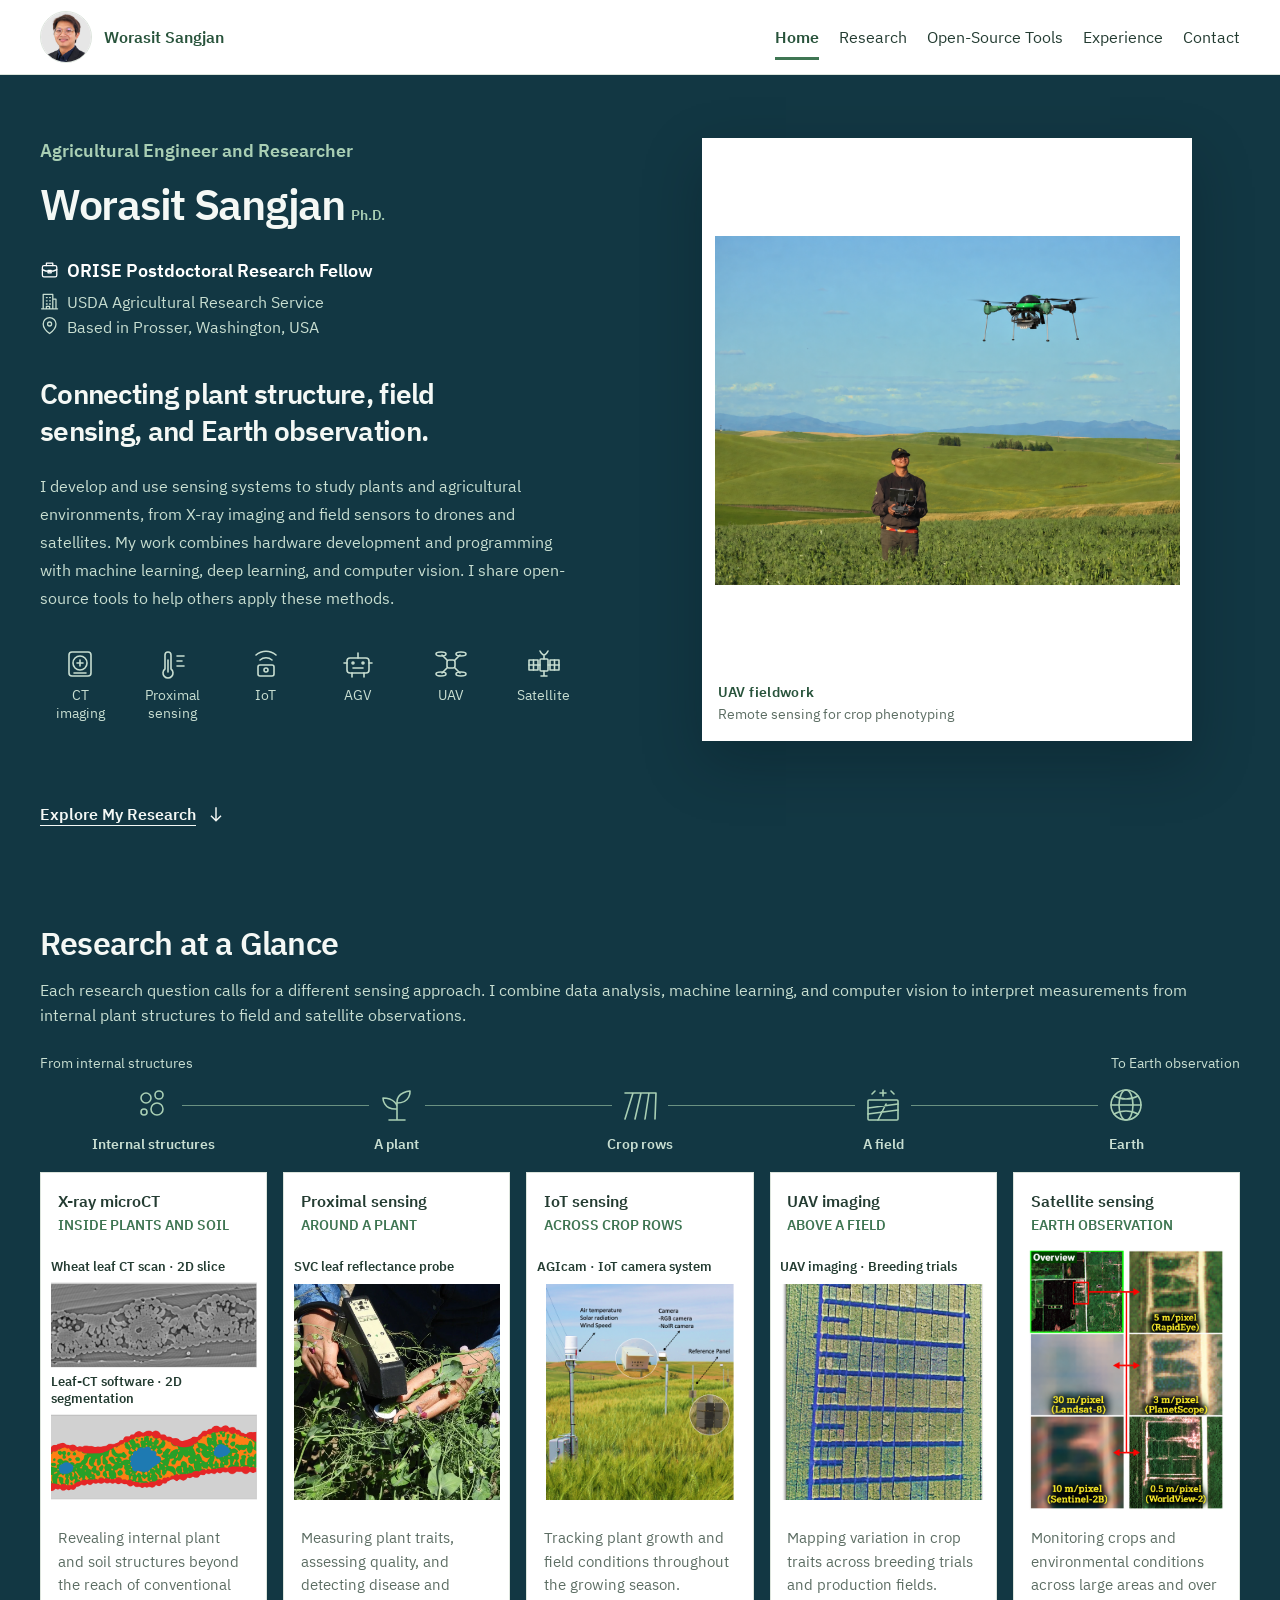
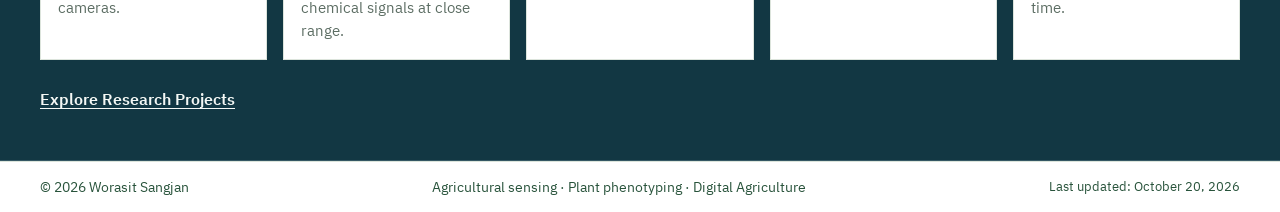
<file: index.html>
<!DOCTYPE html>
<html lang="en"><head><meta charset="utf-8"><meta name="viewport" content="width=device-width,initial-scale=1"><title>Worasit Sangjan | Agricultural Sensing and AI</title><meta name="description" content="Worasit Sangjan develops sensing systems and open-source tools for plant phenotyping and digital agriculture, from X-ray imaging to satellite observations."><meta name="theme-color" content="#f8f7f1"><link rel="canonical" href="https://worasitsangjan.github.io/"><meta property="og:url" content="https://worasitsangjan.github.io/"><meta property="og:site_name" content="Worasit Sangjan"><meta name="twitter:image" content="https://worasitsangjan.github.io/assets/images/ws2.jpg"><link rel="icon" type="image/svg+xml" href="data:image/svg+xml,%3Csvg%20xmlns%3D%27http%3A%2F%2Fwww.w3.org%2F2000%2Fsvg%27%20viewBox%3D%270%200%2064%2064%27%3E%3Crect%20width%3D%2764%27%20height%3D%2764%27%20rx%3D%2712%27%20fill%3D%27%23ffffff%27%2F%3E%3Ccircle%20cx%3D%2732%27%20cy%3D%2732%27%20r%3D%2722%27%20fill%3D%27%23e8f1e7%27%20stroke%3D%27%23376b4b%27%20stroke-width%3D%272%27%2F%3E%3Ctext%20x%3D%2732%27%20y%3D%2739%27%20text-anchor%3D%27middle%27%20font-family%3D%27Arial%2Csans-serif%27%20font-size%3D%2719%27%20font-weight%3D%27700%27%20fill%3D%27%2328533b%27%3EWS%3C%2Ftext%3E%3Ccircle%20cx%3D%2749%27%20cy%3D%2716%27%20r%3D%275%27%20fill%3D%27%237fa67a%27%2F%3E%3C%2Fsvg%3E"><meta property="og:type" content="website"><meta property="og:title" content="Worasit Sangjan | Agricultural Sensing and AI"><meta property="og:description" content="Worasit Sangjan develops sensing systems and open-source tools for plant phenotyping and digital agriculture, from X-ray imaging to satellite observations."><meta property="og:image" content="https://worasitsangjan.github.io/assets/images/ws2.jpg"><meta name="twitter:card" content="summary_large_image"><link rel="stylesheet" href="assets/css/styles.css?v=20261012-final"><link rel="stylesheet" href="assets/css/typography.css?v=20261012-final"><link rel="stylesheet" href="assets/css/home.css?v=20261019-first"><link rel="stylesheet" href="assets/css/consistency.css?v=20261012-final"><link rel="stylesheet" href="assets/css/mobile.css?v=20261012-final"><link rel="stylesheet" href="assets/css/responsive.css?v=20261012-final"><script data-goatcounter="https://worasitsangjan.goatcounter.com/count" async src="//gc.zgo.at/count.js"></script><script type="application/ld+json">{"@context":"https://schema.org","@type":"Person","name":"Worasit Sangjan","url":"https://worasitsangjan.github.io/","image":"https://worasitsangjan.github.io/assets/images/ws2.jpg","description":"Develops sensing systems and open-source tools for plant phenotyping and digital agriculture.","alumniOf":{"@type":"CollegeOrUniversity","name":"Washington State University"},"knowsAbout":["Plant phenotyping","Agricultural sensing","X-ray microCT","UAV remote sensing","Computer vision","Digital agriculture"],"sameAs":["https://github.com/WorasitSangjan","https://orcid.org/0000-0002-6369-4287","https://scholar.google.com/citations?user=oneOvIgAAAAJ&hl=en","https://www.linkedin.com/in/worasit-sangjan-615aa39b/"]}</script></head><body class="home-page"><a class="skip" href="#main">Skip to main content</a><header><div class="wrap"><nav class="nav" aria-label="Primary navigation"><a class="brand" href="index.html" aria-label="Worasit Sangjan home"><span class="brand-mark portrait-mark"><img src="assets/images/header-portrait-gray.png" alt="" width="40" height="40" decoding="async"></span><span>Worasit Sangjan</span></a><button class="menu-toggle" type="button" aria-expanded="false" aria-controls="nav-links" aria-label="Open navigation">+</button><ul class="nav-links" id="nav-links"><li><a href="index.html" aria-current="page">Home</a></li><li><a href="research.html">Research</a></li><li><a href="software.html">Open-Source Tools</a></li><li><a href="experience.html">Experience</a></li><li><a href="contact.html">Contact</a></li></ul></nav></div></header><main id="main">
<section class="hero" id="about"><div class="wrap hero-grid"><div class="bio"><p class="eyebrow">Agricultural Engineer and Researcher</p><h1 class="profile-name"><span class="name-text">Worasit Sangjan</span><span class="degree">Ph.D.</span></h1><p class="profile-title profile-detail"><svg viewBox="0 0 24 24" fill="none" stroke="currentColor" stroke-width="1.6" stroke-linecap="round" stroke-linejoin="round" aria-hidden="true"><rect x="3" y="7" width="18" height="14" rx="2"></rect><path d="M8 7V4h8v3M3 12c5 3 13 3 18 0M10 13h4v3h-4Z"></path></svg><span>ORISE Postdoctoral Research Fellow</span></p><p class="affiliation profile-detail"><svg viewBox="0 0 24 24" fill="none" stroke="currentColor" stroke-width="1.6" stroke-linecap="round" stroke-linejoin="round" aria-hidden="true"><path d="M4 21V3h12v18M16 9h4v12M2 21h20M8 7h1M12 7h1M8 11h1M12 11h1M8 15h1M12 15h1M8 21v-3h4v3"></path></svg><span>USDA Agricultural Research Service</span></p><p class="home-location profile-detail"><svg viewbox="0 0 24 24" fill="none" stroke="currentColor" stroke-width="1.6" stroke-linecap="round" stroke-linejoin="round" aria-hidden="true"><path d="M20 10c0 6-8 12-8 12S4 16 4 10a8 8 0 1 1 16 0Z"></path><circle cx="12" cy="10" r="2.5"></circle></svg><span>Based in Prosser, Washington, USA</span></p><p class="lead">Connecting plant structure, field sensing, and Earth observation.</p><p>I develop and use sensing systems to study plants and agricultural environments, from X-ray imaging and field sensors to drones and satellites. My work combines hardware development and programming with machine learning, deep learning, and computer vision. I share open-source tools to help others apply these methods.</p><div class="platform-strip" role="group" aria-label="Sensing platforms"><div class="platform-item"><svg viewbox="0 0 32 32" fill="none" stroke="currentColor" stroke-width="1.6" stroke-linecap="round" stroke-linejoin="round" aria-hidden="true"><rect x="5" y="4" width="22" height="24" rx="3"></rect><circle cx="16" cy="15" r="7"></circle><path d="M10 25h12M16 12v6M13 15h6"></path></svg><span>CT<br>imaging</span></div><div class="platform-item"><svg viewbox="0 0 32 32" fill="none" stroke="currentColor" stroke-width="1.6" stroke-linecap="round" stroke-linejoin="round" aria-hidden="true"><path d="M8 21V7a3 3 0 0 1 6 0v14a5 5 0 1 1-6 0Z"></path><path d="M11 12v12M20 8h7M20 13h5M20 18h7"></path></svg><span>Proximal<br>sensing</span></div><div class="platform-item"><svg viewbox="0 0 32 32" fill="none" stroke="currentColor" stroke-width="1.6" stroke-linecap="round" stroke-linejoin="round" aria-hidden="true"><rect x="8" y="17" width="16" height="11" rx="2"></rect><circle cx="16" cy="22" r="2"></circle><path d="M10 12a9 9 0 0 1 12 0M6 7a15 15 0 0 1 20 0"></path></svg><span>IoT</span></div><div class="platform-item"><svg viewbox="0 0 32 32" fill="none" stroke="currentColor" stroke-width="1.6" stroke-linecap="round" stroke-linejoin="round" aria-hidden="true"><rect x="5" y="10" width="22" height="15" rx="3"></rect><path d="M16 5v5M2 15h3M27 15h3M10 25v4M22 25v4M11 20h10"></path><circle cx="11" cy="15" r="1"></circle><circle cx="21" cy="15" r="1"></circle></svg><span>AGV</span></div><div class="platform-item"><svg viewbox="0 0 32 32" fill="none" stroke="currentColor" stroke-width="1.6" stroke-linecap="round" stroke-linejoin="round" aria-hidden="true"><rect x="12" y="12" width="8" height="8" rx="2"></rect><path d="M12 12 7 7M20 12l5-5M12 20l-5 5M20 20l5 5"></path><ellipse cx="6" cy="6" rx="5" ry="2"></ellipse><ellipse cx="26" cy="6" rx="5" ry="2"></ellipse><ellipse cx="6" cy="26" rx="5" ry="2"></ellipse><ellipse cx="26" cy="26" rx="5" ry="2"></ellipse></svg><span>UAV</span></div><div class="platform-item"><svg viewbox="0 0 32 32" fill="none" stroke="currentColor" stroke-width="1.6" stroke-linecap="round" stroke-linejoin="round" aria-hidden="true"><rect x="12" y="11" width="8" height="12" rx="1"></rect><rect x="1" y="12" width="9" height="10"></rect><rect x="22" y="12" width="9" height="10"></rect><path d="M5.5 12v10M1 17h9M26.5 12v10M22 17h9M10 17h2M20 17h2M16 11V7M12 3q4 8 8 0M16 23v5M13 28h6"></path></svg><span>Satellite</span></div></div><a class="research-jump" href="#research">Explore My Research<svg viewbox="0 0 24 24" width="20" height="20" fill="none" stroke="currentColor" stroke-width="1.75" aria-hidden="true"><path d="M12 4v16m-6-6 6 6 6-6"></path></svg></a></div><div class="field-portrait photo-carousel" role="region" aria-roledescription="carousel" aria-label="Research in the field" tabindex="0"><figure class="photo-slide" role="group" aria-roledescription="slide" aria-label="1 of 10"><button type="button" class="photo-frame" aria-label="Next photo"><img fetchpriority="high" src="assets/images/uav-dark-controller.png" width="1448" height="1086" alt="Worasit operating a research UAV above crop trials"></button><figcaption><span>UAV fieldwork</span><span>Remote sensing for crop phenotyping</span></figcaption></figure><figure class="photo-slide" role="group" aria-roledescription="slide" aria-label="2 of 10" hidden><button type="button" class="photo-frame" aria-label="Next photo"><img src="assets/images/iot-field-sky-balanced.png" width="1086" height="1448" alt="Worasit beside automated field cameras in wheat trials" loading="lazy"></button><figcaption><span>IoT sensing</span><span>Installing connected cameras for continuous plant phenotyping in wheat breeding trials</span></figcaption></figure><figure class="photo-slide" role="group" aria-roledescription="slide" aria-label="3 of 10" hidden><button type="button" class="photo-frame" aria-label="Next photo"><img src="assets/images/field-robot-balanced.png" width="1121" height="1403" alt="Worasit operating an agricultural autonomous ground vehicle" loading="lazy"></button><figcaption><span>Autonomous ground vehicle</span><span>Operating an AGV for agricultural field research</span></figcaption></figure><figure class="photo-slide" role="group" aria-roledescription="slide" aria-label="4 of 10" hidden><button type="button" class="photo-frame" aria-label="Next photo"><img src="assets/images/uav-training-sky-balanced.png" width="1586" height="992" alt="Worasit demonstrating UAV equipment to a group in the field" loading="lazy"></button><figcaption><span>UAV training</span><span>Sharing practical methods for UAV field phenotyping</span></figcaption></figure><figure class="photo-slide" role="group" aria-roledescription="slide" aria-label="5 of 10" hidden><button type="button" class="photo-frame" aria-label="Next photo"><img src="assets/images/wheat-harvest.jpg" width="4608" height="3456" alt="Worasit in a wheat field during harvest" loading="lazy"></button><figcaption><span>Field operations</span><span>Harvesting wheat in breeding trials</span></figcaption></figure><figure class="photo-slide" role="group" aria-roledescription="slide" aria-label="6 of 10" hidden><button type="button" class="photo-frame" aria-label="Next photo"><img src="assets/images/atv-grip-final.webp" width="1086" height="1448" alt="Worasit on an ATV with a mounted phone in the vineyard" loading="lazy"></button><figcaption><span>Vineyard weed detection</span><span>ATV-mounted phone sensing <em class="status-label">App in development</em></span></figcaption></figure><figure class="photo-slide" role="group" aria-roledescription="slide" aria-label="7 of 10" hidden><button type="button" class="photo-frame" aria-label="Next photo"><img src="assets/images/potato-voc-lab.jpg" width="4608" height="3456" alt="Worasit conducting potato volatile organic compound analysis in the laboratory" loading="lazy"></button><figcaption><span>Volatile organic compound sensing</span><span>Studying volatile biomarkers of disease in stored potatoes</span></figcaption></figure><figure class="photo-slide" role="group" aria-roledescription="slide" aria-label="8 of 10" hidden><button type="button" class="photo-frame" aria-label="Next photo"><img src="assets/images/aps-xct-balanced.png" width="1456" height="1092" alt="Worasit preparing a soil aggregate sample for X-ray microCT imaging at the Advanced Photon Source" loading="lazy"></button><figcaption><span>X-ray microCT imaging</span><span>Preparing a soil aggregate sample for synchrotron imaging at APS, <a href="https://www.anl.gov/" target="_blank" rel="noopener">Argonne National Laboratory</a></span></figcaption></figure><figure class="photo-slide group-slide" role="group" aria-roledescription="slide" aria-label="9 of 10" hidden><button type="button" class="photo-frame" aria-label="Next photo"><img loading="lazy" src="assets/images/functional-soil-health-lab.jpg" width="2000" height="1333" alt="Worasit with members of the Functional Soil Health Lab standing in a vineyard in Washington"></button><figcaption><span><a href="https://functionalsoilhealth.com/" target="_blank" rel="noopener">Functional Soil Health Lab</a> · USDA-ARS, Prosser</span><span>Postdoctoral research fellow in Dr. Devin Rippner's lab</span></figcaption></figure><figure class="photo-slide award-slide" role="group" aria-roledescription="slide" hidden="" aria-label="10 of 10" hidden><button type="button" class="photo-frame" aria-label="Next photo"><img src="assets/images/research-award.webp" width="800" height="600" alt="2024 NAPPN Graduate Student Scientist Award announcement recognizing Worasit Sangjan" loading="lazy"></button><figcaption><span><a href="https://www.plantphenotyping.org/graduate-student-award#page-section-6328ef78ae11fc70dfa924b2" target="_blank" rel="noopener">2024 NAPPN Graduate Student Scientist Award</a></span><span>Recognition of graduate research in plant phenotyping</span></figcaption></figure><div class="photo-overlay-controls" aria-label="Slideshow controls"><button type="button" class="photo-pause photo-overlay-button" aria-label="Pause slideshow" title="Pause slideshow"><span aria-hidden="true">Ⅱ</span></button><div class="photo-nav"><button type="button" class="photo-prev photo-overlay-button" aria-label="Previous photo" title="Previous photo"><span aria-hidden="true">‹</span></button><button type="button" class="photo-next photo-overlay-button" aria-label="Next photo" title="Next photo"><span aria-hidden="true">›</span></button></div></div><span class="photo-status sr-only" aria-live="polite" aria-atomic="true"></span></div></div></section>
<section class="home-section" id="research"><div class="wrap"><div class="section-head"><div><h2>Research at a Glance</h2></div><p>Each research question calls for a different sensing approach. I combine data analysis, machine learning, and computer vision to interpret measurements from internal plant structures to field and satellite observations.</p></div><div class="observation-guide"><div class="scale-endpoints"><span>From internal structures</span><span>To Earth observation</span></div><ol class="observation-scale" aria-label="Observation scales from internal structures to Earth"><li><span class="scale-node"><svg viewbox="0 0 40 40" fill="none" stroke="currentColor" stroke-width="1.6" stroke-linecap="round" stroke-linejoin="round" aria-hidden="true"><circle cx="12" cy="13" r="5"></circle><circle cx="25" cy="10" r="4"></circle><circle cx="23" cy="24" r="6"></circle><circle cx="10" cy="27" r="3"></circle></svg></span><span>Internal structures</span></li><li><span class="scale-node"><svg viewbox="0 0 40 40" fill="none" stroke="currentColor" stroke-width="1.6" stroke-linecap="round" stroke-linejoin="round" aria-hidden="true"><path d="M20 34V17M20 24C6 25 6 13 6 13c12 0 14 8 14 8M20 17c0-10 13-11 13-11s1 12-13 12M12 35h16"></path></svg></span><span>A plant</span></li><li><span class="scale-node"><svg viewbox="0 0 40 40" fill="none" stroke="currentColor" stroke-width="1.6" stroke-linecap="round" stroke-linejoin="round" aria-hidden="true"><path d="M5 34 13 8M15 34 21 8M25 34 29 8M35 34 36 8M5 8h31"></path></svg></span><span>Crop rows</span></li><li><span class="scale-node"><svg viewbox="0 0 40 40" fill="none" stroke="currentColor" stroke-width="1.6" stroke-linecap="round" stroke-linejoin="round" aria-hidden="true"><rect x="5" y="15" width="30" height="20" rx="1"></rect><path d="m5 23 30-4M5 29l30-4M15 35l8-16M17 8h6M20 5v6M12 6l-3 3M28 6l3 3"></path></svg></span><span>A field</span></li><li><span class="scale-node"><svg viewbox="0 0 40 40" fill="none" stroke="currentColor" stroke-width="1.6" stroke-linecap="round" stroke-linejoin="round" aria-hidden="true"><circle cx="20" cy="20" r="15"></circle><ellipse cx="20" cy="20" rx="7" ry="15"></ellipse><path d="M5 20h30M8 11c7 4 17 4 24 0M8 29c7-4 17-4 24 0"></path></svg></span><span>Earth</span></li></ol></div><div class="highlight-grid"><a class="highlight-card" href="research.html#xct"><div class="research-card-heading"><h3>X-ray microCT</h3><span>Inside plants and soil</span></div><div class="ct-pair-preview" role="img" aria-label="Wheat leaf CT scan above its Leaf-CT software segmentation"><span class="ct-pair-label">Wheat leaf CT scan · 2D slice</span><span class="ct-pair-panel ct-pair-raw"></span><span class="ct-pair-label">Leaf-CT software · 2D segmentation</span><span class="ct-pair-panel ct-pair-result"></span></div><p class="research-card-description">Revealing internal plant and soil structures beyond the reach of conventional cameras.</p></a><a class="highlight-card" href="research.html#proximal"><div class="research-card-heading"><h3>Proximal sensing</h3><span>Around a plant</span></div><div class="labeled-research-image"><span class="research-image-label">SVC leaf reflectance probe</span><img src="assets/images/hyperspectral-sensing.webp" width="1021" height="757" alt="Close-range sensing of a plant leaf" loading="lazy"></div><p class="research-card-description">Measuring plant traits, assessing quality, and detecting disease and chemical signals at close range.</p></a><a class="highlight-card" href="research.html#field"><div class="research-card-heading"><h3>IoT sensing</h3><span>Across crop rows</span></div><div class="labeled-research-image"><span class="research-image-label">AGIcam · IoT camera system</span><img src="assets/images/agicam-field-annotated.png" alt="AGIcam cameras, weather sensor, and reference panel installed in wheat trials" loading="lazy" width="944" height="1080"></div><p class="research-card-description">Tracking plant growth and field conditions throughout the growing season.</p></a><a class="highlight-card" href="research.html#uav"><div class="research-card-heading"><h3>UAV imaging</h3><span>Above a field</span></div><div class="labeled-research-image"><span class="research-image-label">UAV imaging · Breeding trials</span><img src="assets/images/uav-breeding-vertical.png" alt="Overhead UAV image showing individual crop breeding plots" loading="lazy" width="488" height="832"></div><p class="research-card-description">Mapping variation in crop traits across breeding trials and production fields.</p></a><a class="highlight-card" href="research.html#satellite"><div class="research-card-heading"><h3>Satellite sensing</h3><span>Earth observation</span></div><img src="assets/images/satellite-white-frame.png" alt="Satellite comparison with processed pixel sizes: Landsat-8 30 m, Sentinel-2B 10 m, WorldView-2 0.5 m, RapidEye 5 m, and PlanetScope 3 m" loading="lazy" width="1086" height="1448"><p class="research-card-description">Monitoring crops and environmental conditions across large areas and over time.</p></a></div><a class="text-link" href="research.html">Explore Research Projects</a></div></section>


</main><footer><div class="wrap footer-row"><span>© <span id="year"></span> Worasit Sangjan</span><span>Agricultural sensing · Plant phenotyping · Digital Agriculture</span><span class="site-updated">Last updated: <time datetime="2026-10-20">October 20, 2026</time></span></div></footer><script src="assets/js/site.js?v=20261012-final"></script><script src="assets/js/mobile-layout.js"></script></body></html>
</file>
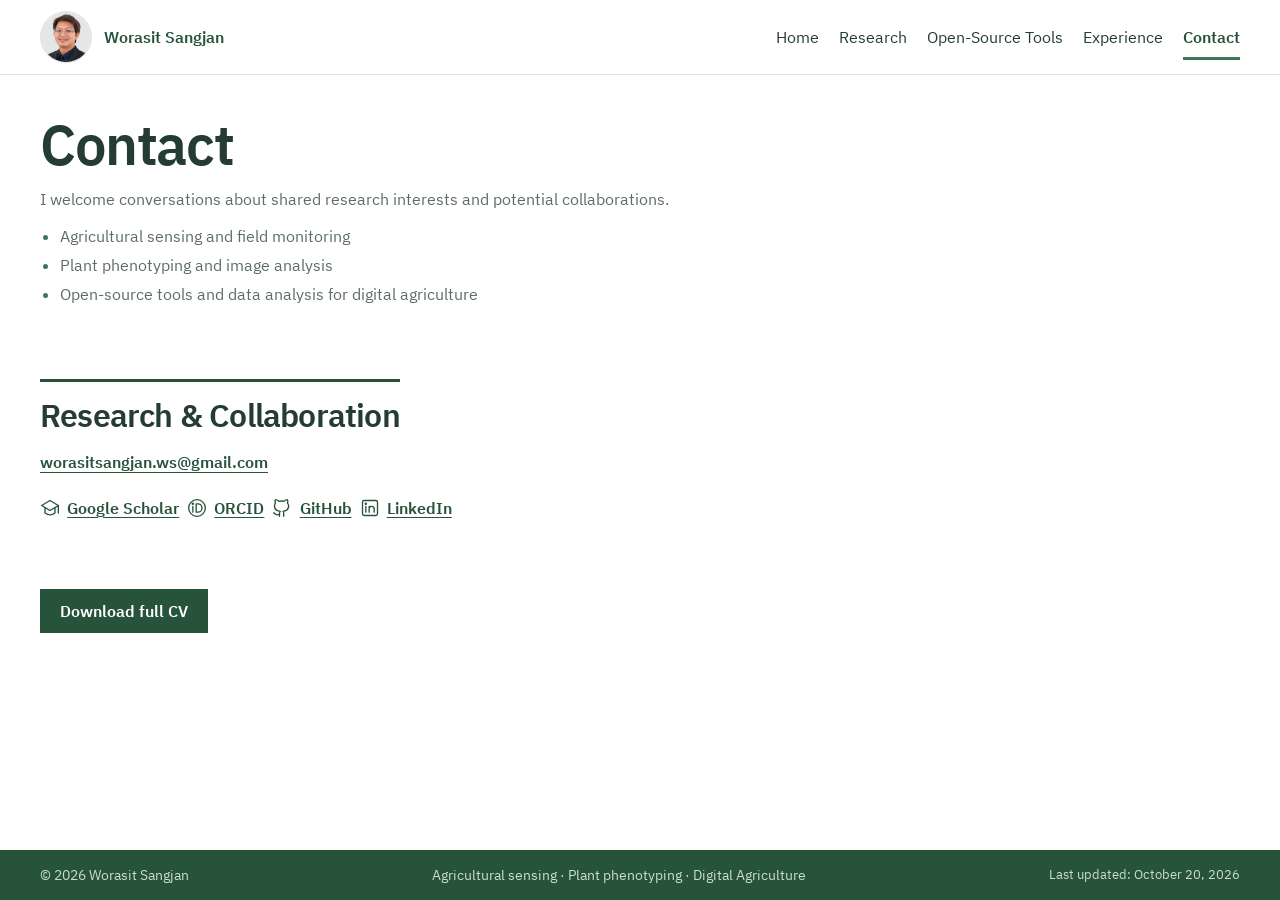
<file: contact.html>
<!DOCTYPE html>
<html lang="en"><head><meta charset="utf-8"><meta name="viewport" content="width=device-width,initial-scale=1"><title>Contact | Worasit Sangjan</title><meta name="description" content="Contact Worasit Sangjan about agricultural sensing, plant phenotyping, and research software."><meta name="theme-color" content="#f8f7f1"><link rel="canonical" href="https://worasitsangjan.github.io/contact.html"><meta property="og:url" content="https://worasitsangjan.github.io/contact.html"><meta property="og:site_name" content="Worasit Sangjan"><meta name="twitter:image" content="https://worasitsangjan.github.io/assets/images/ws2.jpg"><link rel="icon" type="image/svg+xml" href="data:image/svg+xml,%3Csvg%20xmlns%3D%27http%3A%2F%2Fwww.w3.org%2F2000%2Fsvg%27%20viewBox%3D%270%200%2064%2064%27%3E%3Crect%20width%3D%2764%27%20height%3D%2764%27%20rx%3D%2712%27%20fill%3D%27%23ffffff%27%2F%3E%3Ccircle%20cx%3D%2732%27%20cy%3D%2732%27%20r%3D%2722%27%20fill%3D%27%23e8f1e7%27%20stroke%3D%27%23376b4b%27%20stroke-width%3D%272%27%2F%3E%3Ctext%20x%3D%2732%27%20y%3D%2739%27%20text-anchor%3D%27middle%27%20font-family%3D%27Arial%2Csans-serif%27%20font-size%3D%2719%27%20font-weight%3D%27700%27%20fill%3D%27%2328533b%27%3EWS%3C%2Ftext%3E%3Ccircle%20cx%3D%2749%27%20cy%3D%2716%27%20r%3D%275%27%20fill%3D%27%237fa67a%27%2F%3E%3C%2Fsvg%3E"><meta property="og:type" content="website"><meta property="og:title" content="Contact | Worasit Sangjan"><meta property="og:description" content="Contact Worasit Sangjan about agricultural sensing, plant phenotyping, and research software."><meta property="og:image" content="https://worasitsangjan.github.io/assets/images/ws2.jpg"><meta name="twitter:card" content="summary_large_image"><link rel="stylesheet" href="assets/css/styles.css?v=20261012-final"><link rel="stylesheet" href="assets/css/typography.css?v=20261012-final"><link rel="stylesheet" href="assets/css/standard-pages.css?v=20261012-final"><link rel="stylesheet" href="assets/css/consistency.css?v=20261012-final"><link rel="stylesheet" href="assets/css/mobile.css?v=20261012-final"><link rel="stylesheet" href="assets/css/responsive.css?v=20261012-final"><link rel="stylesheet" href="assets/css/open-layout.css?v=20261020-intro"><link rel="stylesheet" href="assets/css/standard.css?v=20261020-intro"><script data-goatcounter="https://worasitsangjan.goatcounter.com/count" async src="//gc.zgo.at/count.js"></script></head><body class="detail-page-body standard-page contact-page"><a class="skip" href="#main">Skip to main content</a><header><div class="wrap"><nav class="nav" aria-label="Primary navigation"><a class="brand" href="index.html" aria-label="Worasit Sangjan home"><span class="brand-mark portrait-mark"><img src="assets/images/header-portrait-gray.png" alt="" width="40" height="40" decoding="async"></span><span>Worasit Sangjan</span></a><button class="menu-toggle" type="button" aria-expanded="false" aria-controls="nav-links" aria-label="Open navigation">+</button><ul class="nav-links" id="nav-links"><li><a href="index.html">Home</a></li><li><a href="research.html">Research</a></li><li><a href="software.html">Open-Source Tools</a></li><li><a href="experience.html">Experience</a></li><li><a href="contact.html" aria-current="page">Contact</a></li></ul></nav></div></header><main id="main"><section id="contact" class="detail-section contact-page"><div class="wrap"><div class="section-head contact-intro"><h1>Contact</h1><p>I welcome conversations about shared research interests and potential collaborations.</p><ul class="contact-topics" aria-label="Topics for discussion and potential collaboration"><li>Agricultural sensing and field monitoring</li><li>Plant phenotyping and image analysis</li><li>Open-source tools and data analysis for digital agriculture</li></ul></div><div class="contact-details standard-panel"><h2>Research &amp; Collaboration</h2><a class="email-link" href="mailto:worasitsangjan.ws@gmail.com">worasitsangjan.ws@gmail.com</a><div class="resource-links contact-profile-links"><a href="https://scholar.google.com/citations?user=oneOvIgAAAAJ&amp;hl=en" target="_blank" rel="noopener"><svg viewbox="0 0 24 24" fill="none" stroke="currentColor" stroke-width="1.6" stroke-linecap="round" stroke-linejoin="round" aria-hidden="true"><path d="m2 9 10-6 10 6-10 6ZM6 12v6c4 3 8 3 12 0v-6M22 9v9"></path></svg><span>Google Scholar</span></a><a href="https://orcid.org/0000-0002-6369-4287" target="_blank" rel="noopener"><svg viewbox="0 0 24 24" fill="none" stroke="currentColor" stroke-width="1.6" stroke-linecap="round" stroke-linejoin="round" aria-hidden="true"><circle cx="12" cy="12" r="10"></circle><circle cx="7" cy="7" r=".7"></circle><path d="M7 10v7M11 7v10h2a5 5 0 0 0 0-10Z"></path></svg><span>ORCID</span></a><a href="https://github.com/WorasitSangjan" target="_blank" rel="noopener"><svg viewbox="0 0 24 24" fill="none" stroke="currentColor" stroke-width="1.6" stroke-linecap="round" stroke-linejoin="round" aria-hidden="true"><path d="M8 20c-4 1-4-2-6-2m12 4v-4c0-1-.4-2-1-2 4-.5 7-2 7-6 0-1-.5-3-1.5-4 .4-1 .5-3-.2-4-2 0-3 1-4 2-2-.5-4-.5-6 0-1-1-2-2-4-2-.7 1-.6 3-.2 4C3 7 3 9 3 10c0 4 3 5.5 7 6-.6.5-1 1-1 2v4"></path></svg><span>GitHub</span></a><a href="https://www.linkedin.com/in/worasit-sangjan-615aa39b/" target="_blank" rel="noopener"><svg viewbox="0 0 24 24" fill="none" stroke="currentColor" stroke-width="1.6" stroke-linecap="round" stroke-linejoin="round" aria-hidden="true"><rect x="3" y="3" width="18" height="18" rx="2"></rect><path d="M7 10v7M11 17v-7m0 3c0-4 6-4 6 0v4"></path><circle cx="7" cy="7" r=".7"></circle></svg><span>LinkedIn</span></a></div></div><div class="cv-download-row"><a class="primary-button" href="documents/Curriculum_Vitae.pdf" download>Download full CV</a></div></div></section></main><footer><div class="wrap footer-row"><span>© <span id="year"></span> Worasit Sangjan</span><span>Agricultural sensing · Plant phenotyping · Digital Agriculture</span><span class="site-updated">Last updated: <time datetime="2026-10-20">October 20, 2026</time></span></div></footer><script src="assets/js/site.js?v=20261012-final"></script></body></html>
</file>
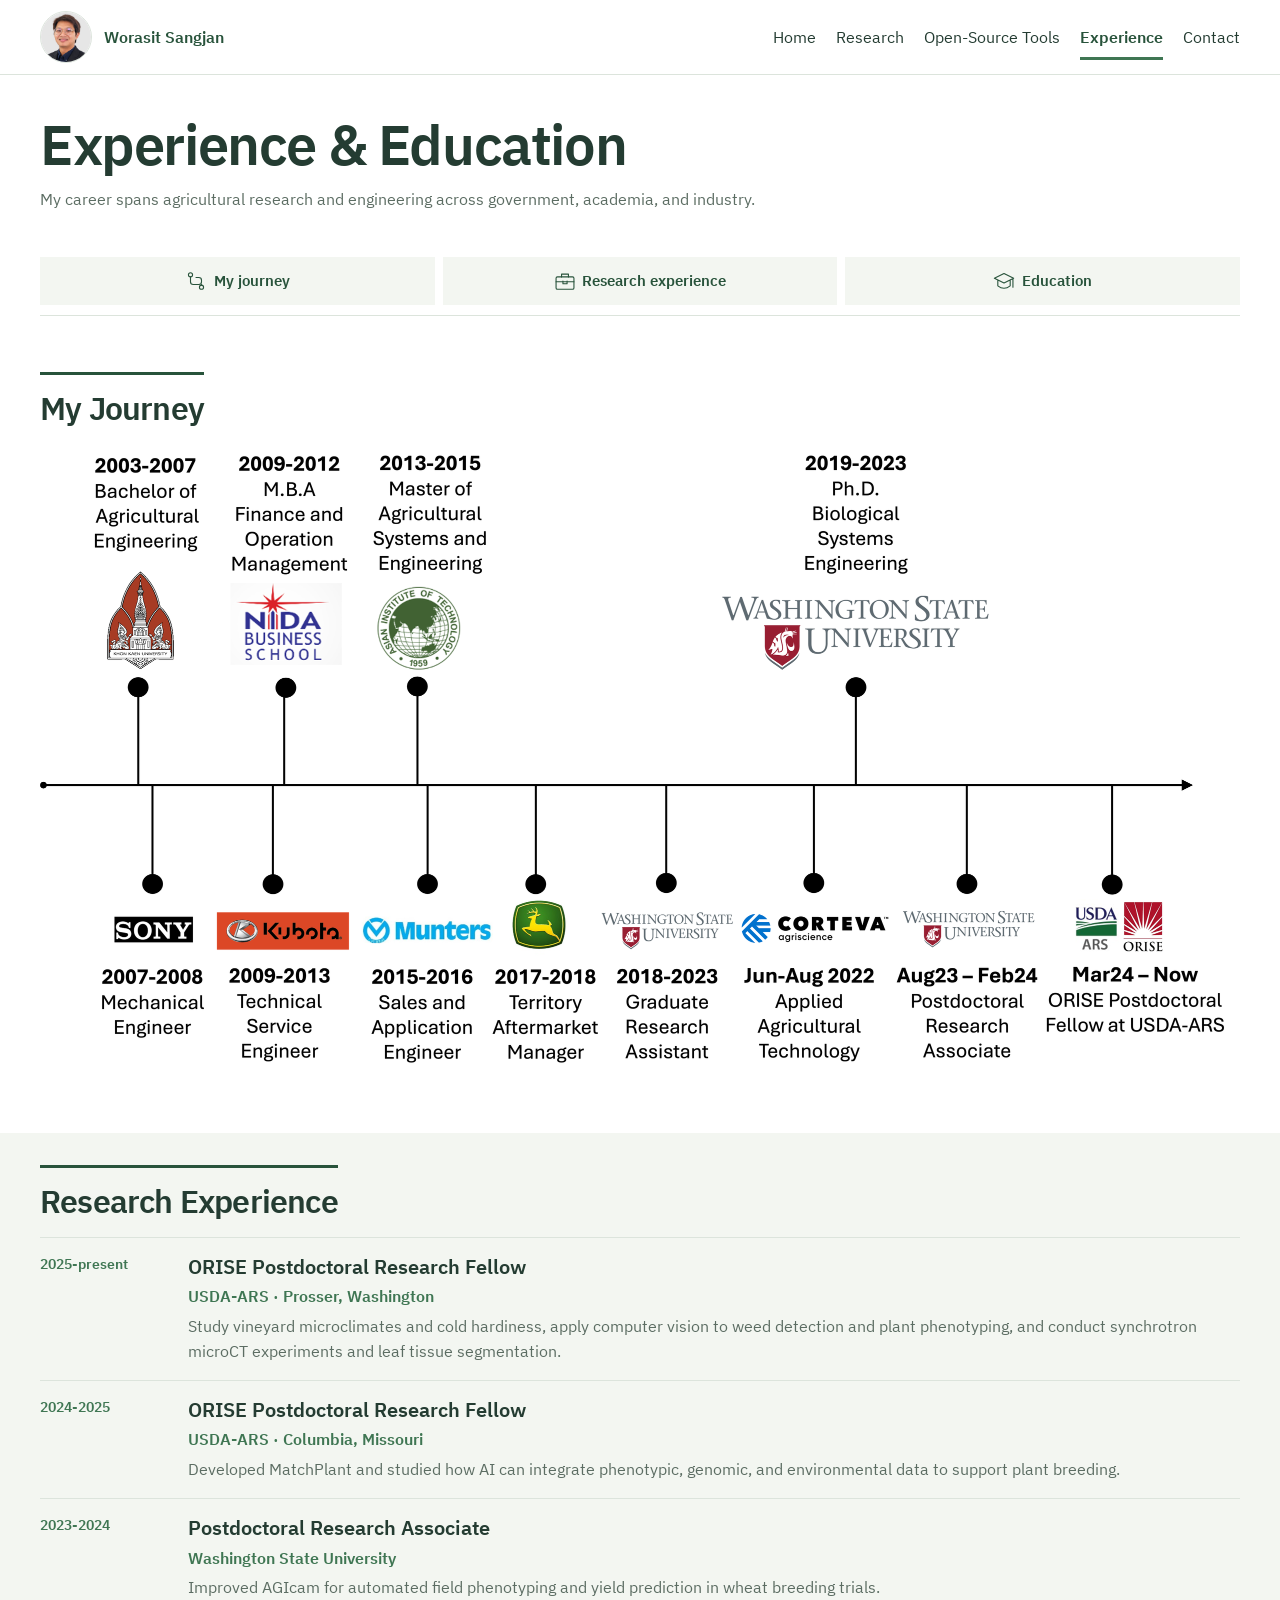
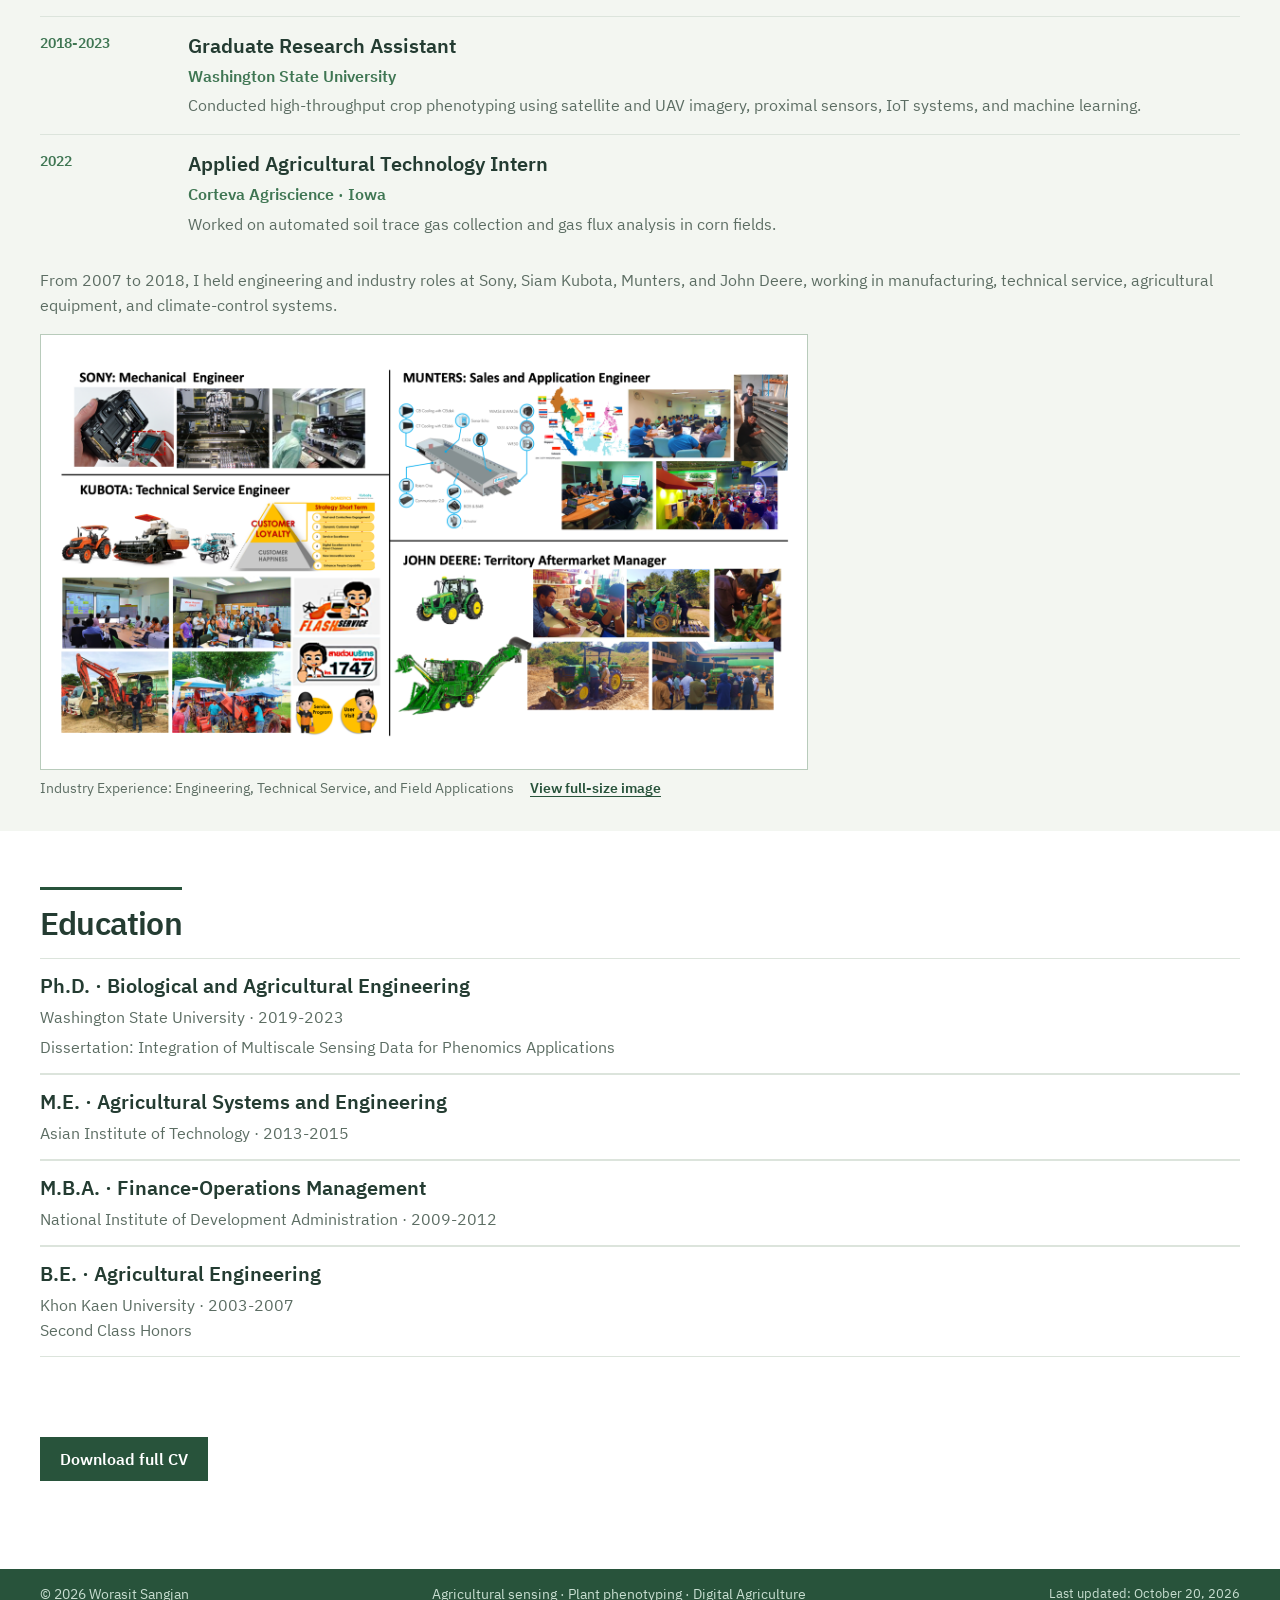
<file: experience.html>
<!DOCTYPE html>
<html lang="en"><head><meta charset="utf-8"><meta name="viewport" content="width=device-width,initial-scale=1"><title>Experience | Worasit Sangjan</title><meta name="description" content="Research experience, recognition, and education of Worasit Sangjan."><meta name="theme-color" content="#f8f7f1"><link rel="canonical" href="https://worasitsangjan.github.io/experience.html"><meta property="og:url" content="https://worasitsangjan.github.io/experience.html"><meta property="og:site_name" content="Worasit Sangjan"><meta name="twitter:image" content="https://worasitsangjan.github.io/assets/images/ws2.jpg"><link rel="icon" type="image/svg+xml" href="data:image/svg+xml,%3Csvg%20xmlns%3D%27http%3A%2F%2Fwww.w3.org%2F2000%2Fsvg%27%20viewBox%3D%270%200%2064%2064%27%3E%3Crect%20width%3D%2764%27%20height%3D%2764%27%20rx%3D%2712%27%20fill%3D%27%23ffffff%27%2F%3E%3Ccircle%20cx%3D%2732%27%20cy%3D%2732%27%20r%3D%2722%27%20fill%3D%27%23e8f1e7%27%20stroke%3D%27%23376b4b%27%20stroke-width%3D%272%27%2F%3E%3Ctext%20x%3D%2732%27%20y%3D%2739%27%20text-anchor%3D%27middle%27%20font-family%3D%27Arial%2Csans-serif%27%20font-size%3D%2719%27%20font-weight%3D%27700%27%20fill%3D%27%2328533b%27%3EWS%3C%2Ftext%3E%3Ccircle%20cx%3D%2749%27%20cy%3D%2716%27%20r%3D%275%27%20fill%3D%27%237fa67a%27%2F%3E%3C%2Fsvg%3E"><meta property="og:type" content="website"><meta property="og:title" content="Experience | Worasit Sangjan"><meta property="og:description" content="Research experience, recognition, and education of Worasit Sangjan."><meta property="og:image" content="https://worasitsangjan.github.io/assets/images/ws2.jpg"><meta name="twitter:card" content="summary_large_image"><link rel="stylesheet" href="assets/css/styles.css?v=20261012-final"><link rel="stylesheet" href="assets/css/typography.css?v=20261012-final"><link rel="stylesheet" href="assets/css/standard-pages.css?v=20261012-final"><link rel="stylesheet" href="assets/css/category-tabs.css?v=20261012-final"><link rel="stylesheet" href="assets/css/consistency.css?v=20261012-final"><link rel="stylesheet" href="assets/css/mobile.css?v=20261012-final"><link rel="stylesheet" href="assets/css/responsive.css?v=20261012-final"><link rel="stylesheet" href="assets/css/open-layout.css?v=20261020-intro"><link rel="stylesheet" href="assets/css/standard.css?v=20261020-intro"><script data-goatcounter="https://worasitsangjan.goatcounter.com/count" async src="//gc.zgo.at/count.js"></script></head><body class="detail-page-body standard-page experience-page"><a class="skip" href="#main">Skip to main content</a><header><div class="wrap"><nav class="nav" aria-label="Primary navigation"><a class="brand" href="index.html" aria-label="Worasit Sangjan home"><span class="brand-mark portrait-mark"><img src="assets/images/header-portrait-gray.png" alt="" width="40" height="40" decoding="async"></span><span>Worasit Sangjan</span></a><button class="menu-toggle" type="button" aria-expanded="false" aria-controls="nav-links" aria-label="Open navigation">+</button><ul class="nav-links" id="nav-links"><li><a href="index.html">Home</a></li><li><a href="research.html">Research</a></li><li><a href="software.html">Open-Source Tools</a></li><li><a href="experience.html" aria-current="page">Experience</a></li><li><a href="contact.html">Contact</a></li></ul></nav></div></header><main id="main"><section id="cv" class="detail-section"><div class="wrap"><div class="section-head"><div><h1>Experience &amp; Education</h1></div><p>My career spans agricultural research and engineering across government, academia, and industry.</p></div><nav class="standard-section-nav" aria-label="Experience sections"><a href="#journey"><span class="section-nav-icon"><svg viewbox="0 0 32 32" fill="none" stroke="currentColor" stroke-width="1.6" stroke-linecap="round" stroke-linejoin="round" aria-hidden="true"><circle cx="8" cy="7" r="3"></circle><circle cx="24" cy="25" r="3"></circle><path d="M8 10v7a4 4 0 0 0 4 4h8a4 4 0 0 0 4-4v-2a4 4 0 0 0-4-4h-4M24 21v1"></path></svg></span><span><span class="tab-label-full">My journey</span><span class="tab-label-short">Journey</span></span></a><a href="#research-experience"><span class="section-nav-icon"><svg viewbox="0 0 32 32" fill="none" stroke="currentColor" stroke-width="1.6" stroke-linecap="round" stroke-linejoin="round" aria-hidden="true"><rect x="3" y="10" width="26" height="18" rx="2"></rect><path d="M11 10V6h10v4M3 17h26M13 16v4h6v-4"></path></svg></span><span><span class="tab-label-full">Research experience</span><span class="tab-label-short">Research</span></span></a><a href="#education"><span class="section-nav-icon"><svg viewbox="0 0 32 32" fill="none" stroke="currentColor" stroke-width="1.6" stroke-linecap="round" stroke-linejoin="round" aria-hidden="true"><path d="m2 12 14-7 14 7-14 7-14-7ZM7 15v8q9 7 18 0v-8M29 13v12"></path></svg></span><span>Education</span></a></nav><div class="standard-sections"><section class="standard-panel journey-panel" id="journey" aria-labelledby="journey-title"><h2 id="journey-title">My Journey</h2><figure><a href="assets/images/career-journey.png" target="_blank" rel="noopener" aria-label="View career and education journey at full size"><img src="assets/images/career-journey.png" width="2400" height="1267" alt="Timeline of Worasit Sangjan’s education and career from agricultural engineering studies in 2003 through industry, graduate research, and an ORISE postdoctoral fellowship at USDA-ARS" loading="lazy"></a></figure></section><div class="timeline standard-panel" id="research-experience"><h2>Research Experience</h2><article class="timeline-item"><div class="timeline-date">2025-present</div><div><h3>ORISE Postdoctoral Research Fellow</h3><p class="institution">USDA-ARS · Prosser, Washington</p><p>Study vineyard microclimates and cold hardiness, apply computer vision to weed detection and plant phenotyping, and conduct synchrotron microCT experiments and leaf tissue segmentation.</p></div></article><article class="timeline-item"><div class="timeline-date">2024-2025</div><div><h3>ORISE Postdoctoral Research Fellow</h3><p class="institution">USDA-ARS · Columbia, Missouri</p><p>Developed MatchPlant and studied how AI can integrate phenotypic, genomic, and environmental data to support plant breeding.</p></div></article><article class="timeline-item"><div class="timeline-date">2023-2024</div><div><h3>Postdoctoral Research Associate</h3><p class="institution">Washington State University</p><p>Improved AGIcam for automated field phenotyping and yield prediction in wheat breeding trials.</p></div></article><article class="timeline-item"><div class="timeline-date">2018-2023</div><div><h3>Graduate Research Assistant</h3><p class="institution">Washington State University</p><p>Conducted high-throughput crop phenotyping using satellite and UAV imagery, proximal sensors, IoT systems, and machine learning.</p></div></article><article class="timeline-item"><div class="timeline-date">2022</div><div><h3>Applied Agricultural Technology Intern</h3><p class="institution">Corteva Agriscience · Iowa</p><p>Worked on automated soil trace gas collection and gas flux analysis in corn fields.</p></div></article><p class="industry-note">From 2007 to 2018, I held engineering and industry roles at Sony, Siam Kubota, Munters, and John Deere, working in manufacturing, technical service, agricultural equipment, and climate-control systems.</p><figure class="industry-experience-preview"><a href="assets/images/industry-experience.png" target="_blank" rel="noopener" aria-label="View industry experience collage at full size"><img src="assets/images/industry-experience.png" alt="Industry experience at Sony, Kubota, Munters, and John Deere, showing engineering, technical service, training, and field applications" loading="lazy" width="1600" height="900"></a><figcaption>Industry Experience: Engineering, Technical Service, and Field Applications <a href="assets/images/industry-experience.png" target="_blank" rel="noopener">View full-size image</a></figcaption></figure></div><aside class="education-panel standard-panel" id="education"><h2>Education</h2><div class="education-item"><b>Ph.D. · Biological and Agricultural Engineering</b><span>Washington State University · 2019-2023</span><p>Dissertation: Integration of Multiscale Sensing Data for Phenomics Applications</p></div><div class="education-item"><b>M.E. · Agricultural Systems and Engineering</b><span>Asian Institute of Technology · 2013-2015</span></div><div class="education-item"><b>M.B.A. · Finance-Operations Management</b><span>National Institute of Development Administration · 2009-2012</span></div><div class="education-item"><b>B.E. · Agricultural Engineering</b><span>Khon Kaen University · 2003-2007<br>Second Class Honors</span></div></aside><div class="cv-download-row"><a class="primary-button" href="documents/Curriculum_Vitae.pdf" download>Download full CV</a></div></div></div></section></main><footer><div class="wrap footer-row"><span>© <span id="year"></span> Worasit Sangjan</span><span>Agricultural sensing · Plant phenotyping · Digital Agriculture</span><span class="site-updated">Last updated: <time datetime="2026-10-20">October 20, 2026</time></span></div></footer><script src="assets/js/site.js?v=20261012-final"></script></body></html>
</file>
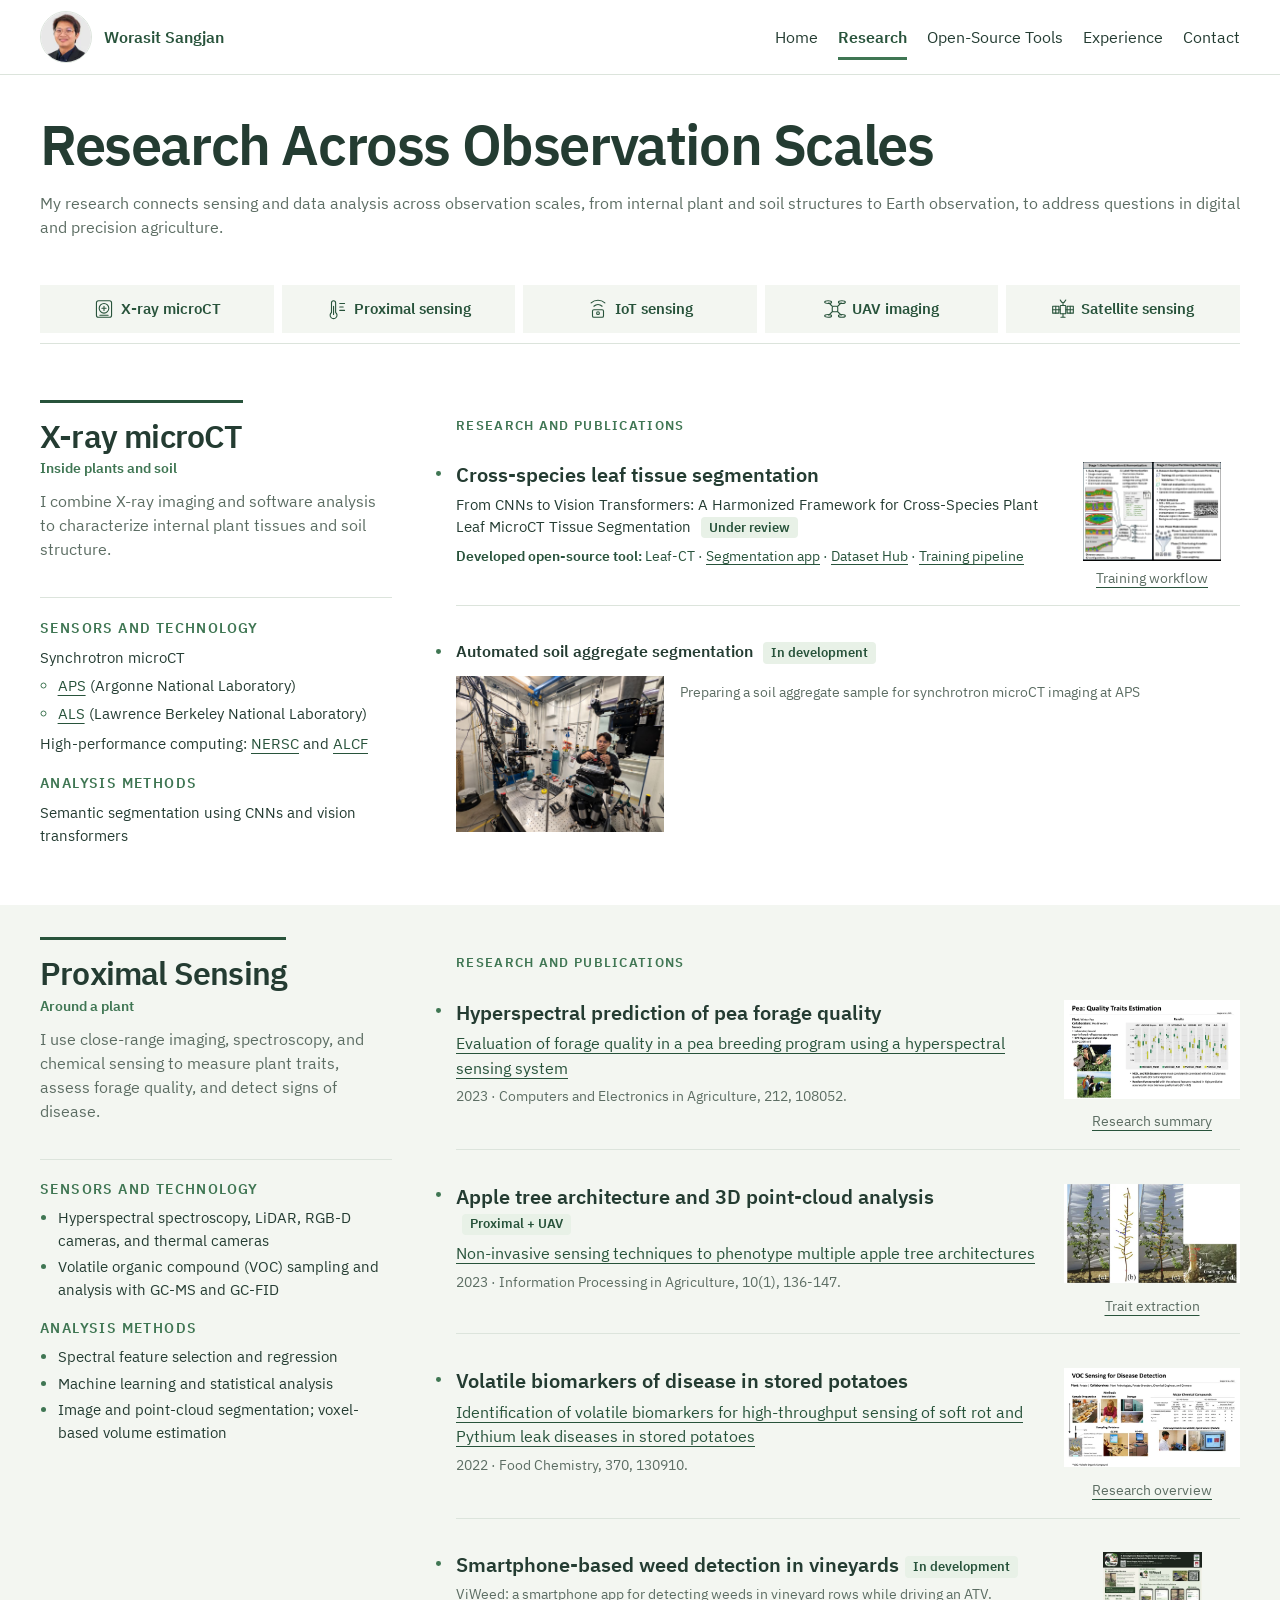
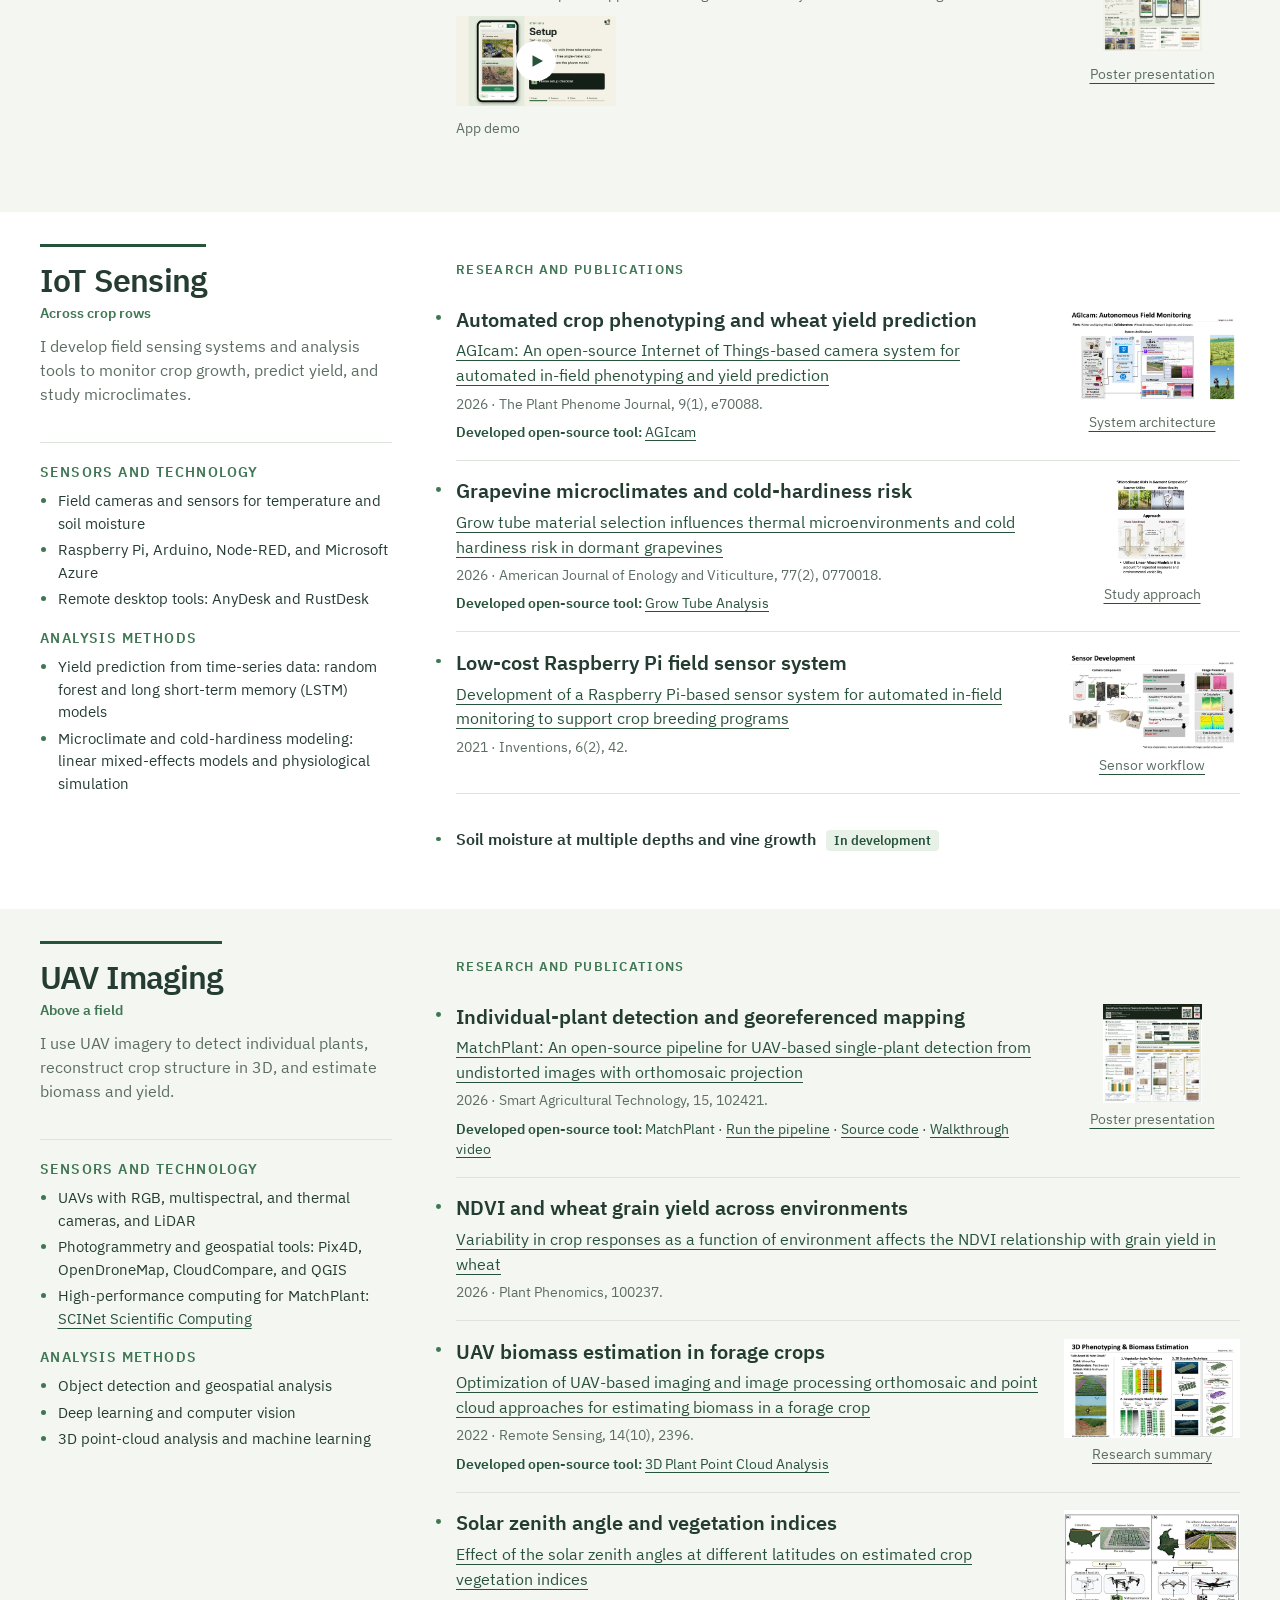
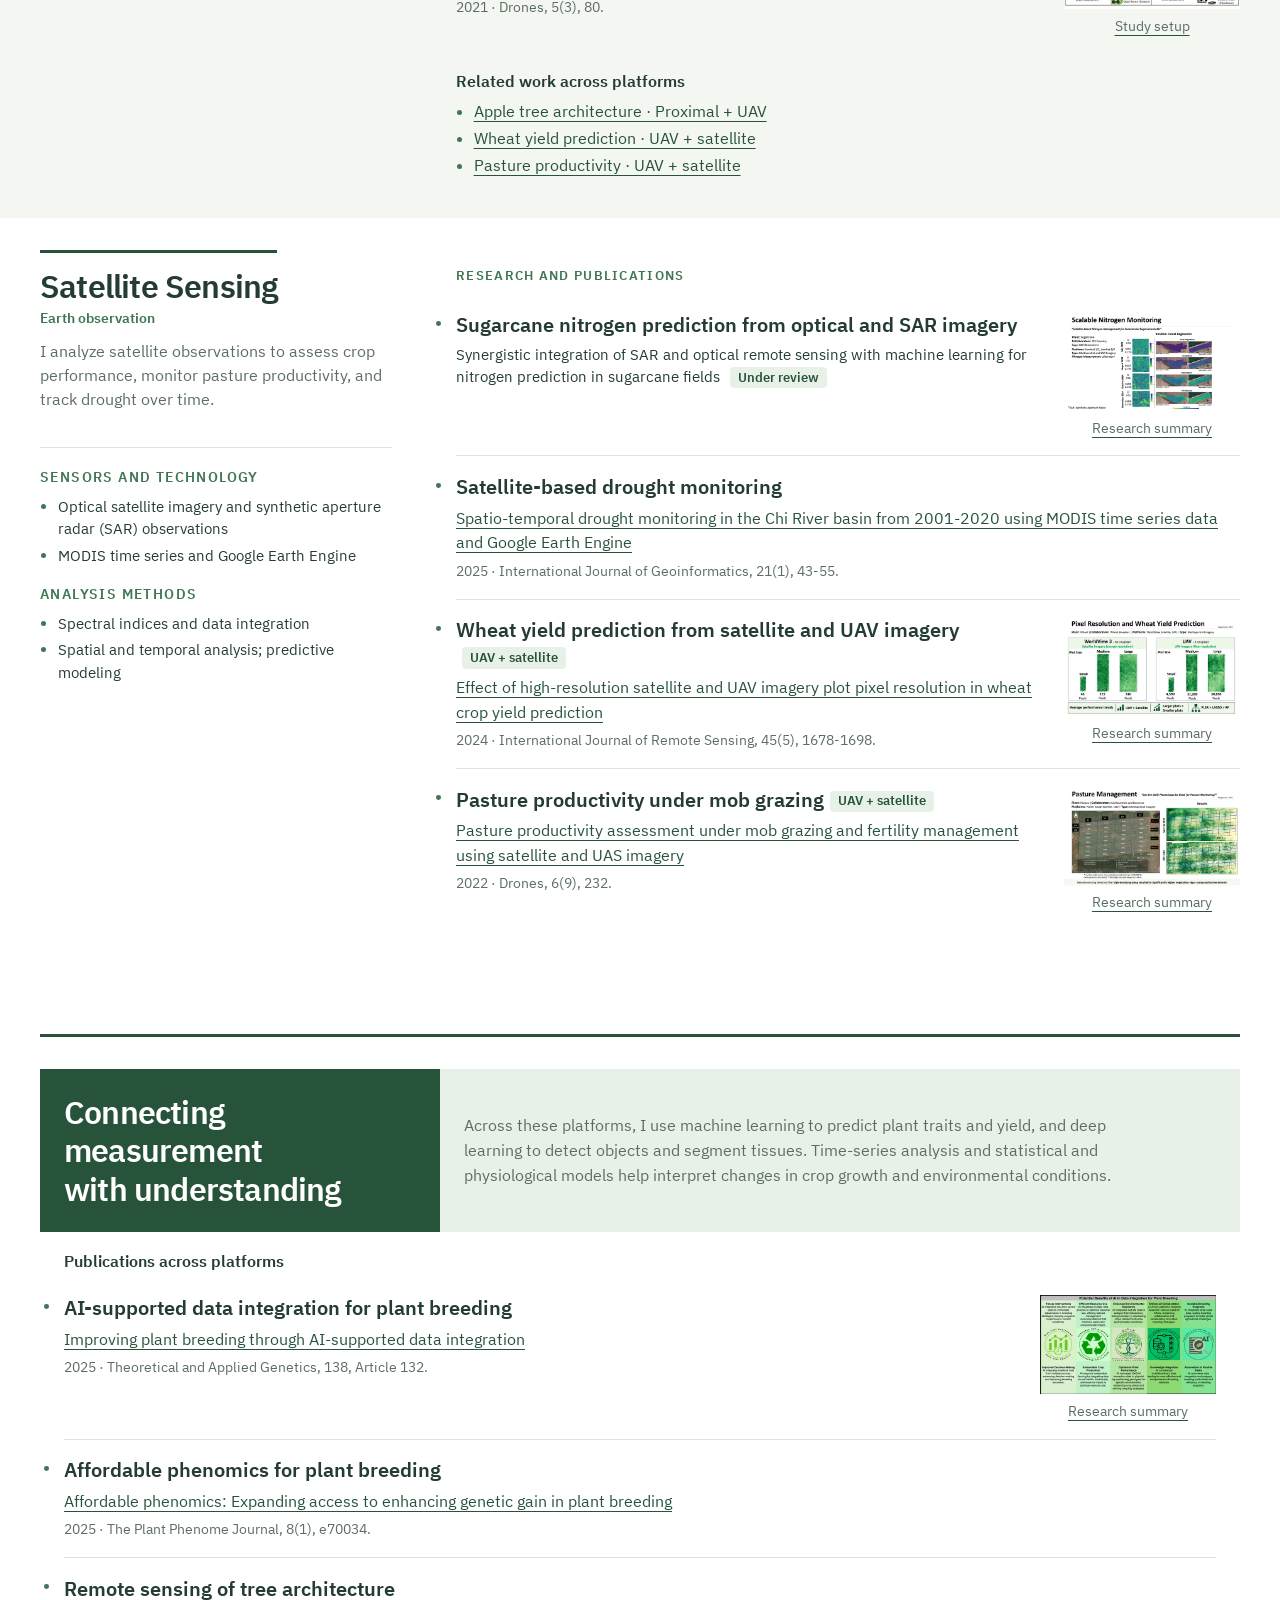
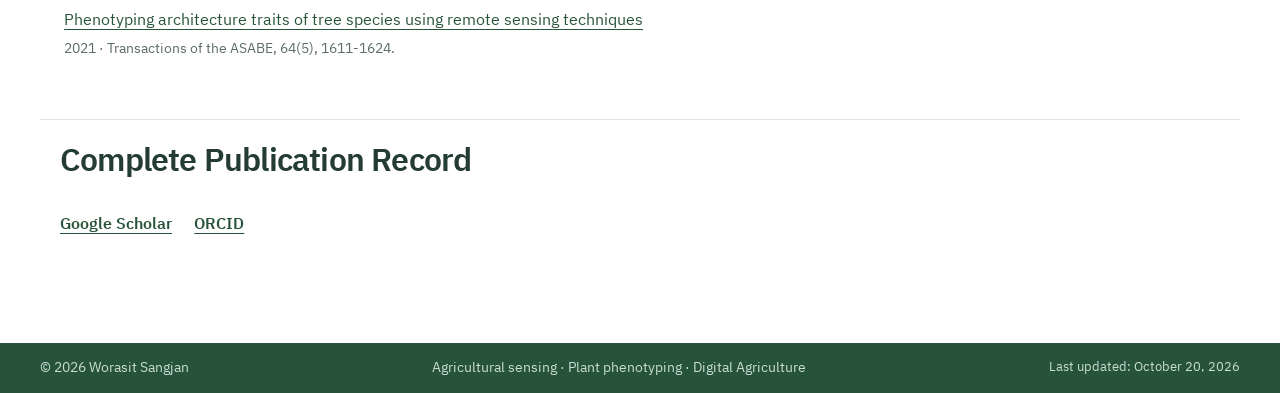
<file: publications.html>
<!DOCTYPE html>
<html lang="en"><head><meta charset="utf-8"><meta name="viewport" content="width=device-width,initial-scale=1"><title>Publications | Worasit Sangjan</title><link rel="canonical" href="https://worasitsangjan.github.io/research.html"><meta name="robots" content="noindex"><meta http-equiv="refresh" content="0;url=research.html#publications"><script>location.replace('research.html'+(location.hash||'#publications'))</script><script data-goatcounter="https://worasitsangjan.goatcounter.com/count" async src="//gc.zgo.at/count.js"></script></head><body><p>Publications are now part of the <a href="research.html#publications">Research page</a>.</p></body></html>
</file>
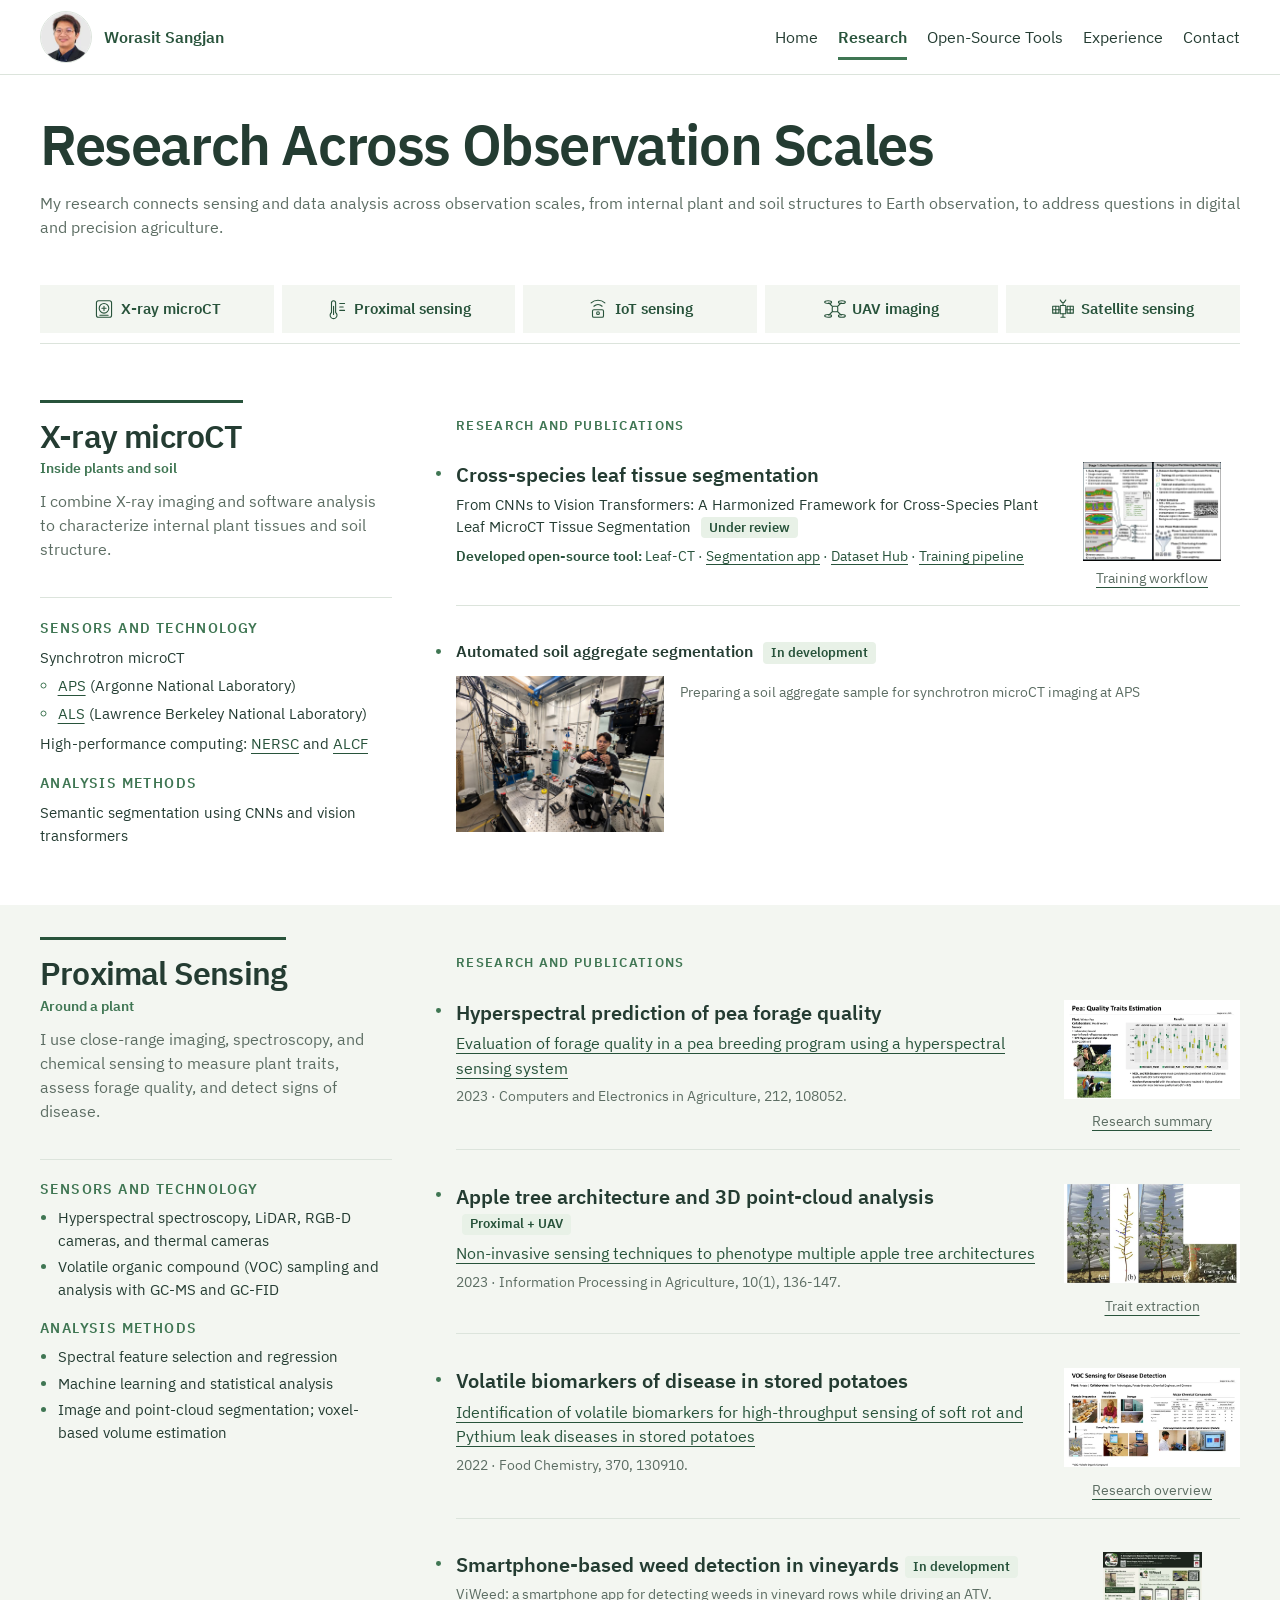
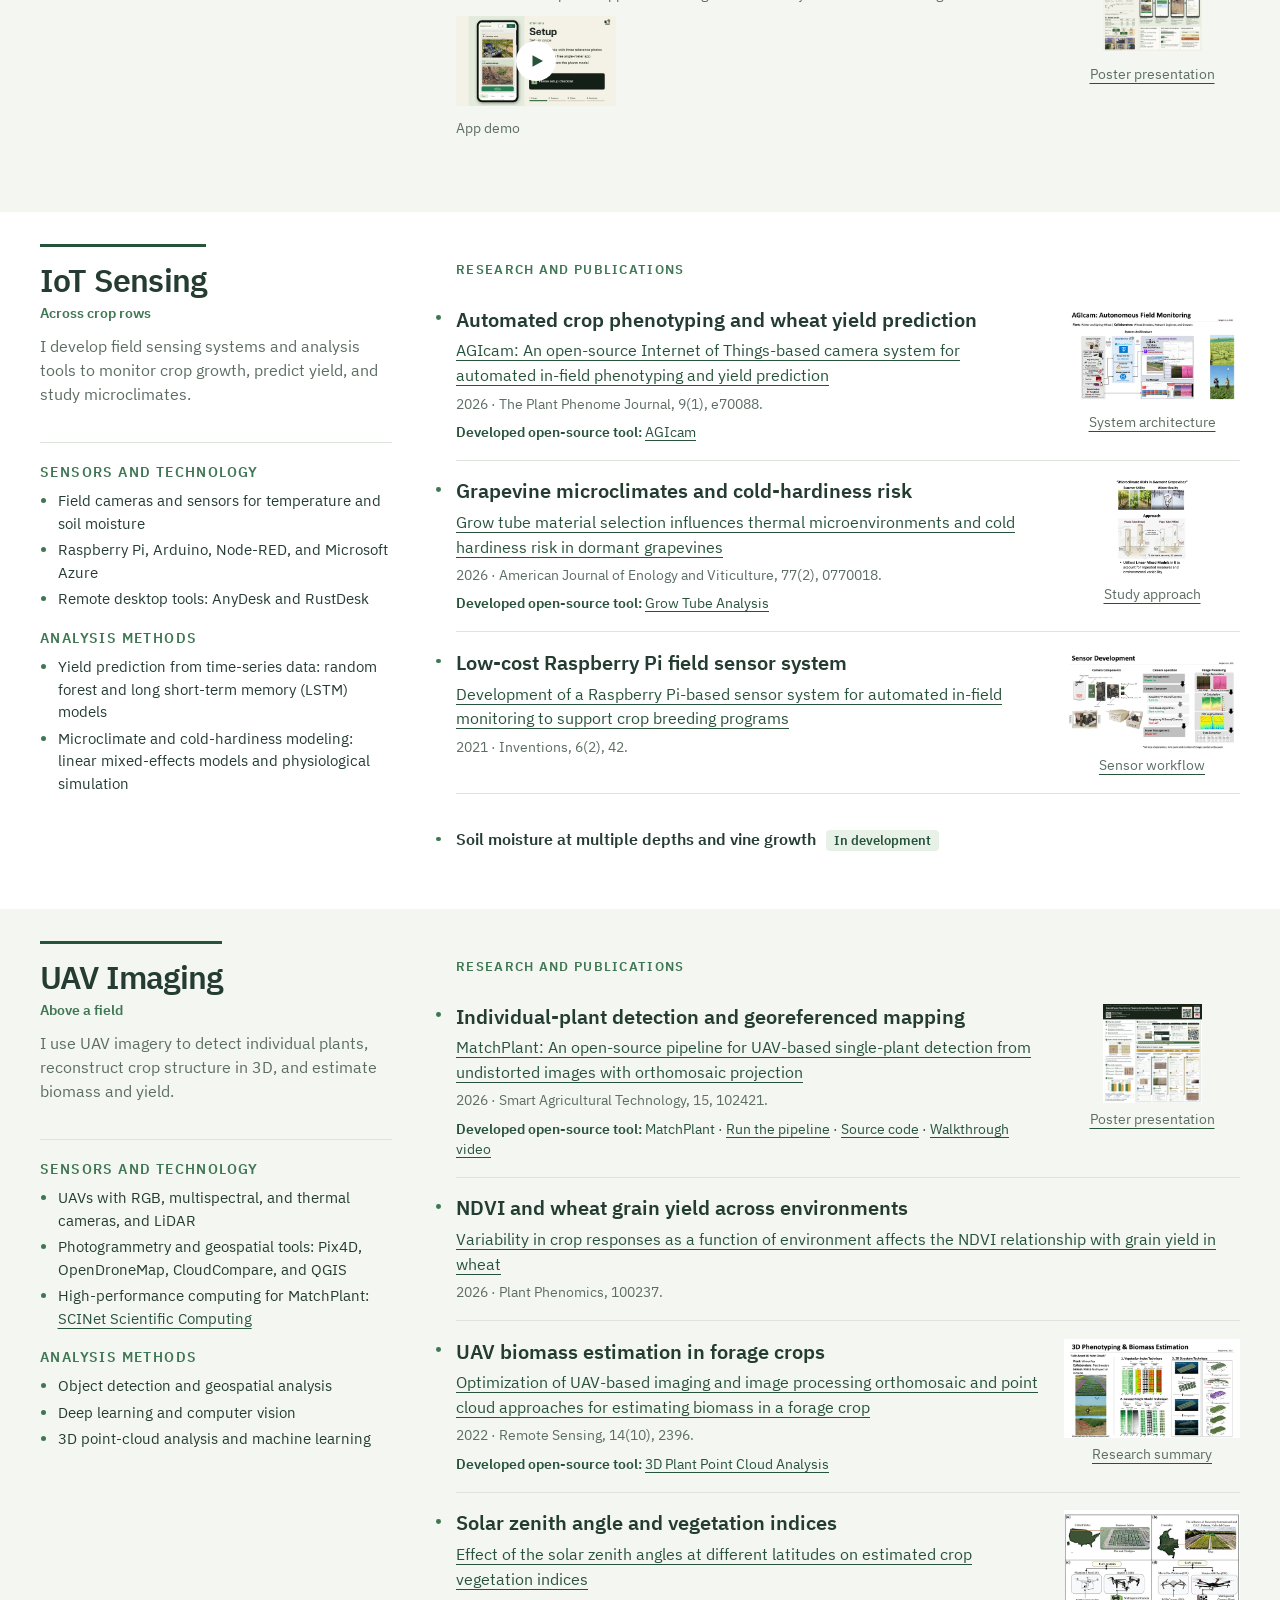
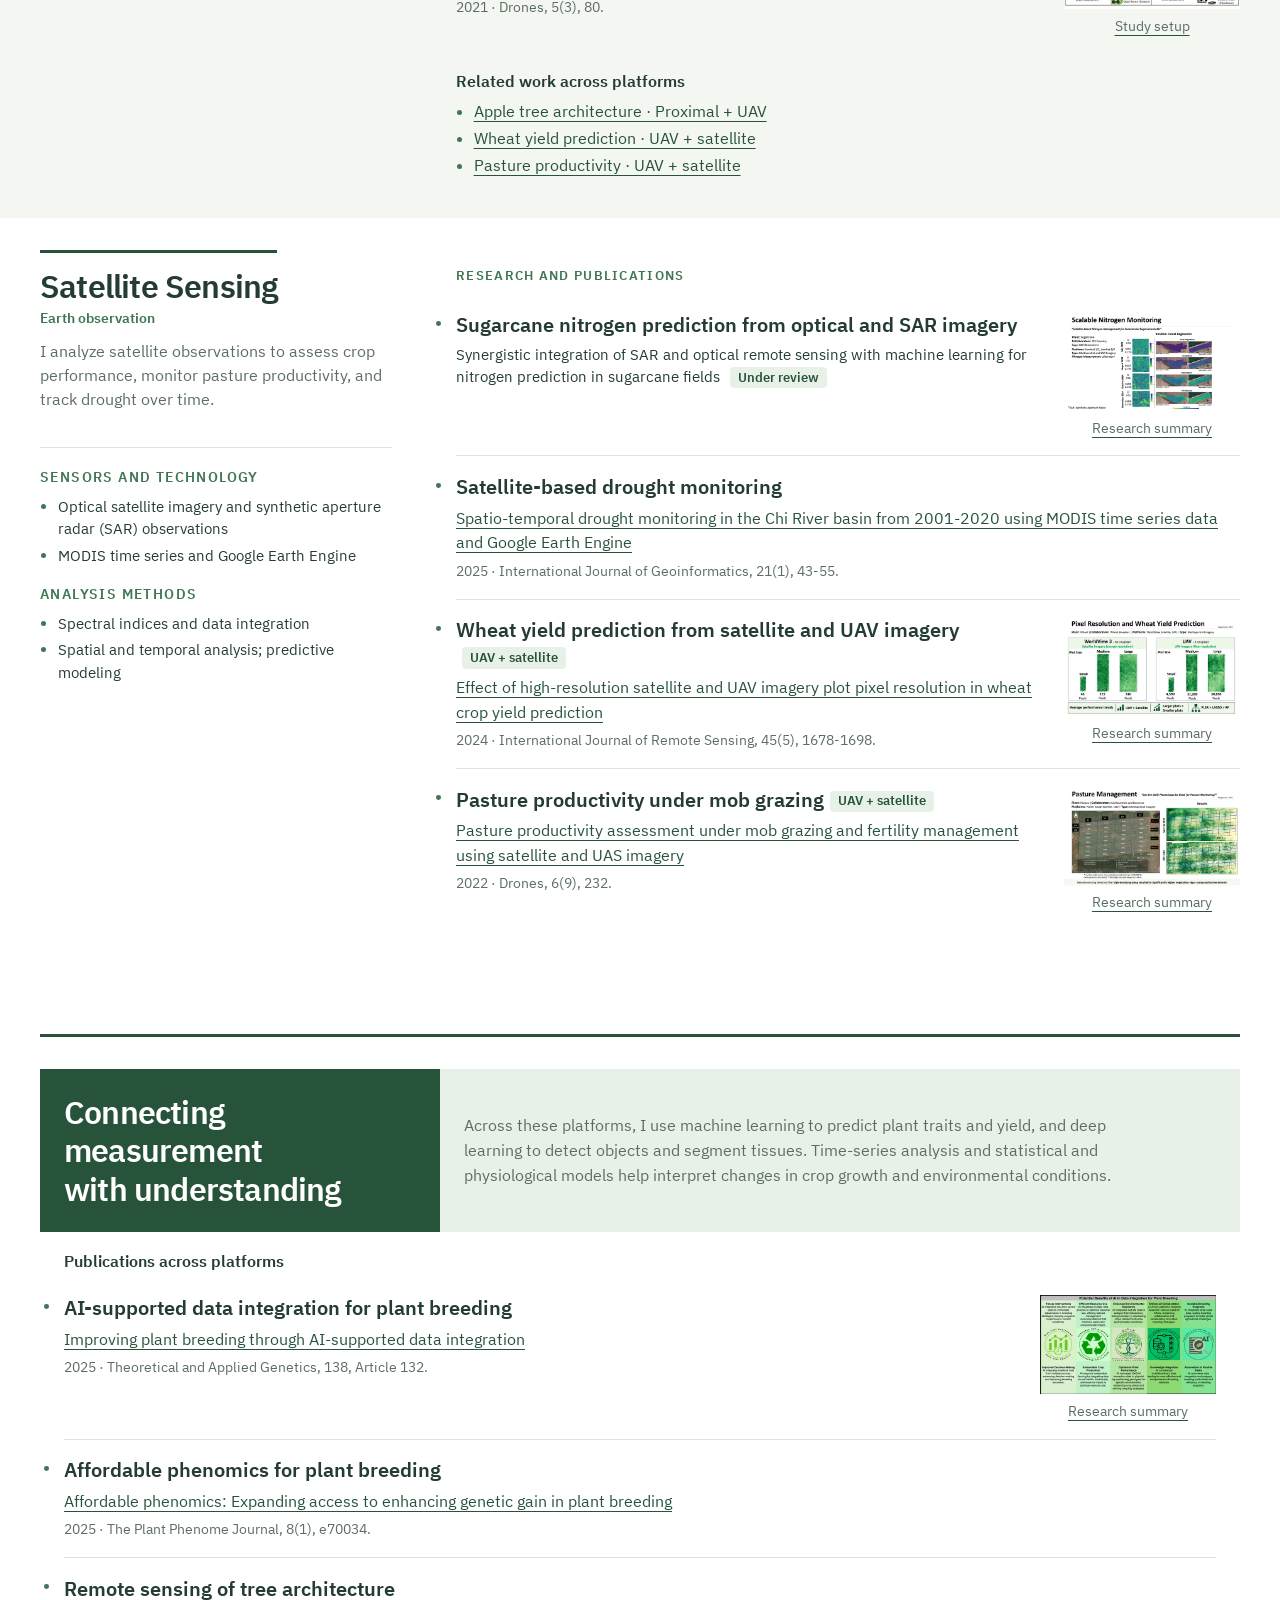
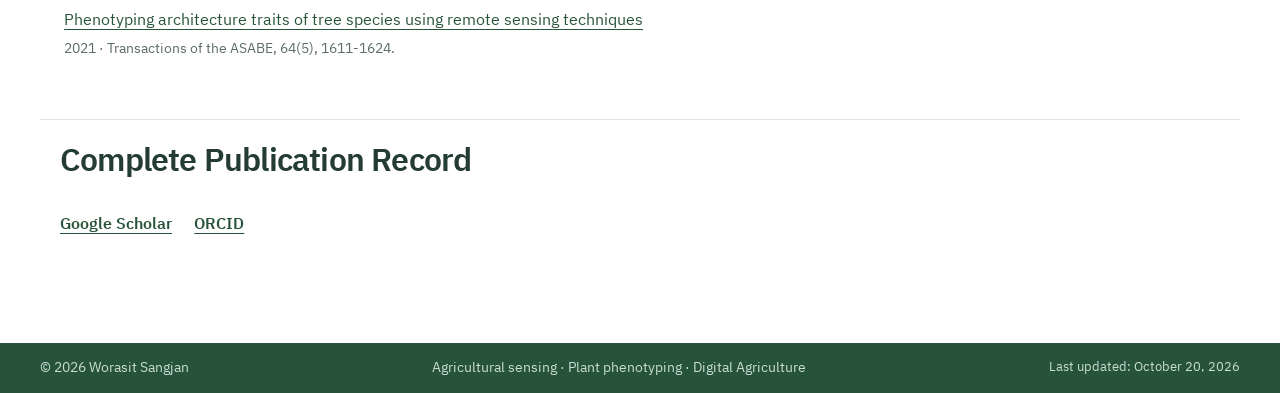
<file: research.html>
<!DOCTYPE html>
<html lang="en"><head><meta charset="utf-8"><meta name="viewport" content="width=device-width,initial-scale=1"><title>Research and Publications | Worasit Sangjan</title><meta name="description" content="Research by Worasit Sangjan across X-ray microCT, proximal sensing, IoT, UAV imaging, and satellite monitoring."><meta name="theme-color" content="#f8f7f1"><link rel="canonical" href="https://worasitsangjan.github.io/research.html"><meta property="og:url" content="https://worasitsangjan.github.io/research.html"><meta property="og:site_name" content="Worasit Sangjan"><meta name="twitter:image" content="https://worasitsangjan.github.io/assets/images/ws2.jpg"><link rel="icon" type="image/svg+xml" href="data:image/svg+xml,%3Csvg%20xmlns%3D%27http%3A%2F%2Fwww.w3.org%2F2000%2Fsvg%27%20viewBox%3D%270%200%2064%2064%27%3E%3Crect%20width%3D%2764%27%20height%3D%2764%27%20rx%3D%2712%27%20fill%3D%27%23ffffff%27%2F%3E%3Ccircle%20cx%3D%2732%27%20cy%3D%2732%27%20r%3D%2722%27%20fill%3D%27%23e8f1e7%27%20stroke%3D%27%23376b4b%27%20stroke-width%3D%272%27%2F%3E%3Ctext%20x%3D%2732%27%20y%3D%2739%27%20text-anchor%3D%27middle%27%20font-family%3D%27Arial%2Csans-serif%27%20font-size%3D%2719%27%20font-weight%3D%27700%27%20fill%3D%27%2328533b%27%3EWS%3C%2Ftext%3E%3Ccircle%20cx%3D%2749%27%20cy%3D%2716%27%20r%3D%275%27%20fill%3D%27%237fa67a%27%2F%3E%3C%2Fsvg%3E"><meta property="og:type" content="website"><meta property="og:title" content="Research and Publications | Worasit Sangjan"><meta property="og:description" content="Research by Worasit Sangjan across X-ray microCT, proximal sensing, IoT, UAV imaging, and satellite monitoring."><meta property="og:image" content="https://worasitsangjan.github.io/assets/images/ws2.jpg"><meta name="twitter:card" content="summary_large_image"><link rel="stylesheet" href="assets/css/styles.css?v=20261012-final"><link rel="stylesheet" href="assets/css/typography.css?v=20261012-final"><link rel="stylesheet" href="assets/css/research.css?v=20261012-final"><link rel="stylesheet" href="assets/css/category-tabs.css?v=20261012-final"><link rel="stylesheet" href="assets/css/consistency.css?v=20261012-final"><link rel="stylesheet" href="assets/css/mobile.css?v=20261012-final"><link rel="stylesheet" href="assets/css/responsive.css?v=20261012-final"><link rel="stylesheet" href="assets/css/open-layout.css?v=20261021-poster3"><link rel="stylesheet" href="assets/css/standard.css?v=20261020-intro"><script data-goatcounter="https://worasitsangjan.goatcounter.com/count" async src="//gc.zgo.at/count.js"></script></head><body class="detail-page-body research-page"><a class="skip" href="#main">Skip to main content</a><header><div class="wrap"><nav class="nav" aria-label="Primary navigation"><a class="brand" href="index.html" aria-label="Worasit Sangjan home"><span class="brand-mark portrait-mark"><img src="assets/images/header-portrait-gray-120.webp" alt="" width="120" height="120" decoding="async"></span><span>Worasit Sangjan</span></a><button class="menu-toggle" type="button" aria-expanded="false" aria-controls="nav-links" aria-label="Open navigation">+</button><ul class="nav-links" id="nav-links"><li><a href="index.html">Home</a></li><li><a href="research.html" aria-current="page">Research</a></li><li><a href="software.html">Open-Source Tools</a></li><li><a href="experience.html">Experience</a></li><li><a href="contact.html">Contact</a></li></ul></nav></div></header><main id="main"><section id="research" class="detail-section"><div class="wrap"><div class="section-head"><div><h1>Research Across Observation Scales</h1></div><p>My research connects sensing and data analysis across observation scales, from internal plant and soil structures to Earth observation, to address questions in digital and precision agriculture.</p></div><nav class="scale-nav" aria-label="Research categories"><a href="#xct" id="tab-xct"><span class="research-category-icon"><svg viewbox="0 0 32 32" fill="none" stroke="currentColor" stroke-width="1.6" stroke-linecap="round" stroke-linejoin="round" aria-hidden="true"><rect x="5" y="4" width="22" height="24" rx="3"></rect><circle cx="16" cy="15" r="7"></circle><path d="M10 25h12M16 12v6M13 15h6"></path></svg></span><span class="tab-label-full">X-ray microCT</span><span class="tab-label-short tab-label-tablet">X-ray CT</span><span class="tab-label-phone">X-ray</span><small>Inside plants and soil</small></a><a href="#proximal" id="tab-proximal"><span class="research-category-icon"><svg viewbox="0 0 32 32" fill="none" stroke="currentColor" stroke-width="1.6" stroke-linecap="round" stroke-linejoin="round" aria-hidden="true"><path d="M8 21V7a3 3 0 0 1 6 0v14a5 5 0 1 1-6 0Z"></path><path d="M11 12v12M20 8h7M20 13h5M20 18h7"></path></svg></span><span class="tab-label-full">Proximal sensing</span><span class="tab-label-short">Proximal</span><small>Around a plant</small></a><a href="#field" id="tab-field"><span class="research-category-icon"><svg viewbox="0 0 32 32" fill="none" stroke="currentColor" stroke-width="1.6" stroke-linecap="round" stroke-linejoin="round" aria-hidden="true"><rect x="8" y="17" width="16" height="11" rx="2"></rect><circle cx="16" cy="22" r="2"></circle><path d="M10 12a9 9 0 0 1 12 0M6 7a15 15 0 0 1 20 0"></path></svg><svg viewbox="0 0 32 32" fill="none" stroke="currentColor" stroke-width="1.6" stroke-linecap="round" stroke-linejoin="round" aria-hidden="true"><rect x="5" y="10" width="22" height="15" rx="3"></rect><path d="M16 5v5M2 15h3M27 15h3M10 25v4M22 25v4M11 20h10"></path><circle cx="11" cy="15" r="1"></circle><circle cx="21" cy="15" r="1"></circle></svg></span><span class="tab-label-full">IoT sensing</span><span class="tab-label-short">IoT</span><small>Across crop rows</small></a><a href="#uav" id="tab-uav"><span class="research-category-icon"><svg viewbox="0 0 32 32" fill="none" stroke="currentColor" stroke-width="1.6" stroke-linecap="round" stroke-linejoin="round" aria-hidden="true"><rect x="12" y="12" width="8" height="8" rx="2"></rect><path d="M12 12 7 7M20 12l5-5M12 20l-5 5M20 20l5 5"></path><ellipse cx="6" cy="6" rx="5" ry="2"></ellipse><ellipse cx="26" cy="6" rx="5" ry="2"></ellipse><ellipse cx="6" cy="26" rx="5" ry="2"></ellipse><ellipse cx="26" cy="26" rx="5" ry="2"></ellipse></svg></span><span class="tab-label-full">UAV imaging</span><span class="tab-label-short">UAV</span><small>Above a field</small></a><a href="#satellite" id="tab-satellite"><span class="research-category-icon"><svg viewbox="0 0 32 32" fill="none" stroke="currentColor" stroke-width="1.6" stroke-linecap="round" stroke-linejoin="round" aria-hidden="true"><rect x="12" y="11" width="8" height="12" rx="1"></rect><rect x="1" y="12" width="9" height="10"></rect><rect x="22" y="12" width="9" height="10"></rect><path d="M5.5 12v10M1 17h9M26.5 12v10M22 17h9M10 17h2M20 17h2M16 11V7M12 3q4 8 8 0M16 23v5M13 28h6"></path></svg></span><span class="tab-label-full">Satellite sensing</span><span class="tab-label-short">Satellite</span><small>Earth observation</small></a></nav><div class="platform-grid">
<section id="xct" class="research-category research-modern research-chapter chapter-xct" aria-label="X-ray microCT"><div class="research-section-layout"><div class="research-section-copy"><div class="research-modern-heading"><h2>X-ray microCT</h2><p class="research-scale-label">Inside plants and soil</p><p>I combine X-ray imaging and software analysis to characterize internal plant tissues and soil structure.</p></div></div></div><div class="research-tools-tabs"><div class="research-tools-panel research-topics-panel" id="xct-research-panel"><div class="research-modern-focus"><ul><li class="research-topic-with-papers"><div class="related-papers topic-papers"><ul><li class="paper-with-thumbnail"><div class="publication-copy"><div class="research-topic-heading">Cross-species leaf tissue segmentation</div><cite>From CNNs to Vision Transformers: A Harmonized Framework for Cross-Species Plant Leaf MicroCT Tissue Segmentation</cite> <span class="research-status">Under review</span><p class="related-tool"><strong>Developed open-source tool: </strong>Leaf-CT · <a href="https://huggingface.co/spaces/WorasitSangjan/Leaf-CT-Segmentation" target="_blank" rel="noopener">Segmentation app</a> · <a href="https://leafcthub.github.io/" target="_blank" rel="noopener">Dataset Hub</a> · <a href="https://github.com/WorasitSangjan/Training-Leaf-microCT-Segmentation" target="_blank" rel="noopener">Training pipeline</a></p></div><a class="paper-thumbnail" href="assets/images/leafct-training-workflow.png" target="_blank" rel="noopener" aria-label="View Leaf-CT training workflow at full size"><img src="assets/images/thumbs/leafct-training-workflow.webp" width="560" height="403" alt="Leaf-CT workflow: data preparation and label harmonization, corpus partitioning, patch sampling, and model training" loading="lazy"><span>Training workflow</span></a></li></ul></div></li><li>Automated soil aggregate segmentation <span class="research-status">In development</span><figure class="area-photo area-photo-xct"><img src="assets/images/area-xct.jpg" alt="Worasit preparing a soil aggregate sample for X-ray microCT imaging at the Advanced Photon Source" loading="lazy" width="900" height="678"><figcaption>Preparing a soil aggregate sample for synchrotron microCT imaging at APS</figcaption></figure></li></ul></div></div><div class="research-tools-panel" id="xct-tools-panel-0"><div class="research-method-row"><h3>Sensors and technology</h3><ul><li>Synchrotron microCT<ul><li><a href="https://www.aps.anl.gov/" target="_blank" rel="noopener" title="Advanced Photon Source, Argonne National Laboratory">APS</a> (Argonne National Laboratory)</li><li><a href="https://als.lbl.gov/" target="_blank" rel="noopener" title="Advanced Light Source, Lawrence Berkeley National Laboratory">ALS</a> (Lawrence Berkeley National Laboratory)</li></ul></li><li>High-performance computing: <a href="https://www.nersc.gov/" target="_blank" rel="noopener">NERSC</a> and <a href="https://www.alcf.anl.gov/" target="_blank" rel="noopener">ALCF</a></li></ul></div><div class="research-method-row"><h3>Analysis methods</h3><ul><li>Semantic segmentation using CNNs and vision transformers</li></ul></div></div></div></section><section id="proximal" class="research-category research-modern research-chapter chapter-proximal" aria-label="Proximal sensing"><div class="research-section-layout"><div class="research-section-copy"><div class="research-modern-heading"><h2>Proximal Sensing</h2><p class="research-scale-label">Around a plant</p><p>I use close-range imaging, spectroscopy, and chemical sensing to measure plant traits, assess forage quality, and detect signs of disease.</p></div></div></div><div class="research-tools-tabs"><div class="research-tools-panel research-topics-panel" id="proximal-research-panel"><div class="research-modern-focus"><ul><li class="research-topic-with-papers"><div class="related-papers topic-papers"><ul><li id="paper-9" class="paper-with-thumbnail"><div class="publication-copy"><div class="research-topic-heading">Hyperspectral prediction of pea forage quality</div><a href="https://doi.org/10.1016/j.compag.2023.108052" target="_blank" rel="noopener">Evaluation of forage quality in a pea breeding program using a hyperspectral sensing system</a><p class="publication-meta">2023 · Computers and Electronics in Agriculture, 212, 108052.</p></div><a class="paper-thumbnail" href="assets/images/pea-quality-summary.png" target="_blank" rel="noopener"><img src="assets/images/thumbs/pea-quality-summary.webp" width="560" height="315" alt="Research summary for pea forage quality" loading="lazy"><span>Research summary</span></a></li></ul></div></li><li class="research-topic-with-papers"><div class="related-papers topic-papers"><ul><li id="paper-10" class="paper-with-thumbnail"><div class="publication-copy"><div class="research-topic-heading">Apple tree architecture and 3D point-cloud analysis<span class="research-status">Proximal + UAV</span></div><a href="https://doi.org/10.1016/j.inpa.2021.02.001" target="_blank" rel="noopener">Non-invasive sensing techniques to phenotype multiple apple tree architectures</a><p class="publication-meta">2023 · Information Processing in Agriculture, 10(1), 136-147.</p></div><a class="paper-thumbnail" href="assets/images/apple-architecture-traits.jpg" target="_blank" rel="noopener"><img src="assets/images/thumbs/apple-architecture-traits.webp" width="560" height="328" alt="Figure 3 from Zhang et al.: apple tree images, digitized branches, and trunk diameter measurements" loading="lazy"><span>Trait extraction</span></a></li></ul></div></li><li class="research-topic-with-papers"><div class="related-papers topic-papers"><ul><li id="potato-voc-paper" class="paper-with-thumbnail"><div class="publication-copy"><div class="research-topic-heading">Volatile biomarkers of disease in stored potatoes</div><a href="https://doi.org/10.1016/j.foodchem.2021.130910" target="_blank" rel="noopener">Identification of volatile biomarkers for high-throughput sensing of soft rot and Pythium leak diseases in stored potatoes</a><p class="publication-meta">2022 · Food Chemistry, 370, 130910.</p></div><a class="paper-thumbnail" href="assets/images/potato-voc-summary.png" target="_blank" rel="noopener"><img src="assets/images/thumbs/potato-voc-summary.webp" width="560" height="315" alt="Research overview for potato VOC disease detection" loading="lazy"><span>Research overview</span></a></li></ul></div></li><li class="research-topic-with-papers"><div class="related-papers topic-papers"><ul><li id="viweed-paper" class="paper-with-thumbnail"><div class="publication-copy"><div class="research-topic-heading">Smartphone-based weed detection in vineyards<span class="research-status">In development</span></div><p class="publication-meta">ViWeed: a smartphone app for detecting weeds in vineyard rows while driving an ATV.</p><figure class="viweed-inline-video"><button type="button" class="viweed-inline-play" data-video-src="assets/video/viweed-demo.mp4" aria-haspopup="dialog" aria-label="Play ViWeed app demo video"><img src="assets/images/viweed-demo-poster.jpg" alt="" width="1000" height="562" loading="lazy"><span class="viweed-inline-icon" aria-hidden="true"></span></button><figcaption>App demo</figcaption></figure></div><a class="paper-thumbnail" href="assets/images/viweed-fira-2026.png" target="_blank" rel="noopener"><img src="assets/images/thumbs/viweed-fira-2026.webp" width="560" height="560" alt="ViWeed poster: smartphone-based under-vine weed detection and herbicide decision support" loading="lazy"><span>Poster presentation</span></a></li></ul></div></li></ul></div></div><div class="research-tools-panel" id="proximal-tools-panel-0"><div><h3>Sensors and technology</h3><ul><li>Hyperspectral spectroscopy, LiDAR, RGB-D cameras, and thermal cameras</li><li>Volatile organic compound (VOC) sampling and analysis with GC-MS and GC-FID</li></ul></div><div><h3>Analysis methods</h3><ul><li>Spectral feature selection and regression</li><li>Machine learning and statistical analysis</li><li>Image and point-cloud segmentation; voxel-based volume estimation</li></ul></div></div></div></section><section id="field" class="research-category research-modern research-chapter chapter-field" aria-label="IoT sensing"><div class="research-section-layout"><div class="research-section-copy"><div class="research-modern-heading"><h2>IoT Sensing</h2><p class="research-scale-label">Across crop rows</p><p>I develop field sensing systems and analysis tools to monitor crop growth, predict yield, and study microclimates.</p></div></div></div><div class="research-tools-tabs"><div class="research-tools-panel research-topics-panel" id="field-research-panel"><div class="research-modern-focus"><ul><li class="research-topic-with-papers"><div class="related-papers topic-papers"><ul><li id="paper-3" class="paper-with-thumbnail"><div class="publication-copy"><div class="research-topic-heading">Automated crop phenotyping and wheat yield prediction</div><a href="https://doi.org/10.1002/ppj2.70088" target="_blank" rel="noopener">AGIcam: An open-source Internet of Things-based camera system for automated in-field phenotyping and yield prediction</a><p class="publication-meta">2026 · The Plant Phenome Journal, 9(1), e70088.</p><p class="related-tool"><strong>Developed open-source tool: </strong><a href="https://github.com/WorasitSangjan/IoT-based-Camera-Development" target="_blank" rel="noopener">AGIcam</a></p></div><a class="paper-thumbnail" href="assets/images/agicam-system-summary.png" target="_blank" rel="noopener" aria-label="System architecture — open full-size image"><img src="assets/images/thumbs/agicam-system-summary.webp" width="560" height="315" alt="AGIcam sensor, cloud services, and field monitoring architecture" loading="lazy"><span>System architecture</span></a></li><li id="paper-1" class="paper-with-thumbnail"><div class="publication-copy"><div class="research-topic-heading">Grapevine microclimates and cold-hardiness risk</div><a href="https://doi.org/10.5344/ajev.2026.25051" target="_blank" rel="noopener">Grow tube material selection influences thermal microenvironments and cold hardiness risk in dormant grapevines</a><p class="publication-meta">2026 · American Journal of Enology and Viticulture, 77(2), 0770018.</p><p class="related-tool"><strong>Developed open-source tool: </strong><a href="https://github.com/WorasitSangjan/Grow-Tube-Microclimate-Analysis" target="_blank" rel="noopener">Grow Tube Analysis</a></p></div><a class="paper-thumbnail" href="assets/images/grow-tube-summary.png" target="_blank" rel="noopener" aria-label="Study approach — open full-size image"><img src="assets/images/thumbs/grow-tube-summary.webp" width="560" height="744" alt="Grow tube microclimate study: tube materials, sensor placement, and analysis" loading="lazy"><span>Study approach</span></a></li><li id="paper-15" class="paper-with-thumbnail"><div class="publication-copy"><div class="research-topic-heading">Low-cost Raspberry Pi field sensor system</div><a href="https://doi.org/10.3390/inventions6020042" target="_blank" rel="noopener">Development of a Raspberry Pi-based sensor system for automated in-field monitoring to support crop breeding programs</a><p class="publication-meta">2021 · Inventions, 6(2), 42.</p></div><a class="paper-thumbnail" href="assets/images/sensor-development-summary.png" target="_blank" rel="noopener" aria-label="Sensor workflow — open full-size image"><img src="assets/images/thumbs/sensor-development-summary.webp" width="560" height="315" alt="Raspberry Pi camera components, operation, and image processing workflow" loading="lazy"><span>Sensor workflow</span></a></li></ul></div></li><li>Soil moisture at multiple depths and vine growth <span class="research-status">In development</span></li></ul></div></div><div class="research-tools-panel" id="field-tools-panel-0"><div><h3>Sensors and technology</h3><ul><li>Field cameras and sensors for temperature and soil moisture</li><li>Raspberry Pi, Arduino, Node-RED, and Microsoft Azure</li><li>Remote desktop tools: AnyDesk and RustDesk</li></ul></div><div><h3>Analysis methods</h3><ul><li>Yield prediction from time-series data: random forest and long short-term memory (LSTM) models</li><li>Microclimate and cold-hardiness modeling: linear mixed-effects models and physiological simulation</li></ul></div></div></div></section><section id="uav" class="research-category research-modern research-chapter chapter-uav" aria-label="UAV imaging"><div class="research-section-layout"><div class="research-section-copy"><div class="research-modern-heading"><h2>UAV Imaging</h2><p class="research-scale-label">Above a field</p><p>I use UAV imagery to detect individual plants, reconstruct crop structure in 3D, and estimate biomass and yield.</p></div></div></div><div class="research-tools-tabs"><div class="research-tools-panel research-topics-panel" id="uav-research-panel"><div class="research-modern-focus"><ul><li class="research-topic-with-papers"><div class="related-papers topic-papers"><ul><li id="paper-2" class="paper-with-thumbnail matchplant-paper"><div class="publication-copy"><div class="research-topic-heading">Individual-plant detection and georeferenced mapping</div><a href="https://doi.org/10.1016/j.atech.2026.102421" target="_blank" rel="noopener">MatchPlant: An open-source pipeline for UAV-based single-plant detection from undistorted images with orthomosaic projection</a><p class="publication-meta">2026 · Smart Agricultural Technology, 15, 102421.</p><p class="related-tool"><strong>Developed open-source tool: </strong>MatchPlant · <a href="https://matchplant-dashboard.github.io/" target="_blank" rel="noopener">Run the pipeline</a> · <a href="https://github.com/JacobWashburn-USDA/MatchPlant" target="_blank" rel="noopener">Source code</a> · <a href="assets/video/matchplant-dashboard-walkthrough.mp4" data-video-src="assets/video/matchplant-dashboard-walkthrough.mp4" aria-haspopup="dialog">Walkthrough video</a></p></div><a class="paper-thumbnail" href="assets/images/matchplant-fira-2026.png" target="_blank" rel="noopener"><img src="assets/images/thumbs/matchplant-fira-2026.webp" width="560" height="560" alt="MatchPlant single-plant detection pipeline and graphical user interface" loading="lazy"><span>Poster presentation</span></a></li><li id="paper-4"><div class="publication-copy"><div class="research-topic-heading">NDVI and wheat grain yield across environments</div><a href="https://doi.org/10.1016/j.plaphe.2026.100237" target="_blank" rel="noopener">Variability in crop responses as a function of environment affects the NDVI relationship with grain yield in wheat</a><p class="publication-meta">2026 · Plant Phenomics, 100237.</p></div></li><li id="paper-12" class="paper-with-thumbnail"><div class="publication-copy"><div class="research-topic-heading">UAV biomass estimation in forage crops</div><a href="https://doi.org/10.3390/rs14102396" target="_blank" rel="noopener">Optimization of UAV-based imaging and image processing orthomosaic and point cloud approaches for estimating biomass in a forage crop</a><p class="publication-meta">2022 · Remote Sensing, 14(10), 2396.</p><p class="related-tool"><strong>Developed open-source tool: </strong><a href="https://github.com/WorasitSangjan/Plant-Point-Cloud-Segmentation" target="_blank" rel="noopener">3D Plant Point Cloud Analysis</a></p></div><a class="paper-thumbnail" href="assets/images/uav-biomass-summary.png" target="_blank" rel="noopener"><img src="assets/images/thumbs/uav-biomass-summary.webp" width="560" height="315" alt="Research summary for Optimization of UAV-based imaging and image processing orthomosaic and point cloud approaches for estimating biomass in a forage crop" loading="lazy"><span>Research summary</span></a></li><li id="paper-14" class="paper-with-thumbnail"><div class="publication-copy"><div class="research-topic-heading">Solar zenith angle and vegetation indices</div><a href="https://doi.org/10.3390/drones5030080" target="_blank" rel="noopener">Effect of the solar zenith angles at different latitudes on estimated crop vegetation indices</a><p class="publication-meta">2021 · Drones, 5(3), 80.</p></div><a class="paper-thumbnail" href="assets/images/solar-zenith-study.png" target="_blank" rel="noopener"><img src="assets/images/thumbs/solar-zenith-study.webp" width="560" height="298" alt="Study locations in the United States and Colombia and UAV camera systems" loading="lazy"><span>Study setup</span></a></li></ul></div></li></ul><div class="shared-research-links"><h3>Related work across platforms</h3><ul><li><a href="#paper-10">Apple tree architecture · Proximal + UAV</a></li><li><a href="#paper-8">Wheat yield prediction · UAV + satellite</a></li><li><a href="#paper-11">Pasture productivity · UAV + satellite</a></li></ul></div></div></div><div class="research-tools-panel" id="uav-tools-panel-0"><div><h3>Sensors and technology</h3><ul><li>UAVs with RGB, multispectral, and thermal cameras, and LiDAR</li><li>Photogrammetry and geospatial tools: Pix4D, OpenDroneMap, CloudCompare, and QGIS</li><li>High-performance computing for MatchPlant: <a href="https://scinet.usda.gov/" target="_blank" rel="noopener">SCINet Scientific Computing</a></li></ul></div><div><h3>Analysis methods</h3><ul><li>Object detection and geospatial analysis</li><li>Deep learning and computer vision</li><li>3D point-cloud analysis and machine learning</li></ul></div></div></div></section><section id="satellite" class="research-category research-modern research-chapter chapter-satellite" aria-label="Satellite sensing"><div class="research-section-layout"><div class="research-section-copy"><div class="research-modern-heading"><h2>Satellite Sensing</h2><p class="research-scale-label">Earth observation</p><p>I analyze satellite observations to assess crop performance, monitor pasture productivity, and track drought over time.</p></div></div></div><div class="research-tools-tabs"><div class="research-tools-panel research-topics-panel" id="satellite-research-panel"><div class="research-modern-focus"><ul><li class="research-topic-with-papers"><div class="related-papers topic-papers"><ul><li id="sugarcane-nitrogen-paper" class="paper-with-thumbnail"><div class="publication-copy"><div class="research-topic-heading">Sugarcane nitrogen prediction from optical and SAR imagery</div><span>Synergistic integration of SAR and optical remote sensing with machine learning for nitrogen prediction in sugarcane fields</span> <span class="research-status">Under review</span></div><a class="paper-thumbnail" href="assets/images/sugarcane-nitrogen-summary.png" target="_blank" rel="noopener"><img src="assets/images/thumbs/sugarcane-nitrogen-summary.webp" width="560" height="315" alt="Sugarcane nitrogen monitoring using SAR and optical imagery and random forest regression" loading="lazy"><span>Research summary</span></a></li><li id="paper-7"><div class="publication-copy"><div class="research-topic-heading">Satellite-based drought monitoring</div><a href="https://doi.org/10.52939/ijg.v21i1.3789" target="_blank" rel="noopener">Spatio-temporal drought monitoring in the Chi River basin from 2001-2020 using MODIS time series data and Google Earth Engine</a><p class="publication-meta">2025 · International Journal of Geoinformatics, 21(1), 43-55.</p></div></li><li id="paper-8" class="paper-with-thumbnail"><div class="publication-copy"><div class="research-topic-heading">Wheat yield prediction from satellite and UAV imagery<span class="research-status">UAV + satellite</span></div><a href="https://doi.org/10.1080/01431161.2024.2313997" target="_blank" rel="noopener">Effect of high-resolution satellite and UAV imagery plot pixel resolution in wheat crop yield prediction</a><p class="publication-meta">2024 · International Journal of Remote Sensing, 45(5), 1678-1698.</p></div><a class="paper-thumbnail" href="assets/images/wheat-pixel-resolution-final.png" target="_blank" rel="noopener"><img src="assets/images/thumbs/wheat-pixel-resolution-final.webp" width="560" height="315" alt="Original satellite and UAV plot imagery, study pixel counts, and average performance trends" loading="lazy"><span>Research summary</span></a></li><li class="paper-with-thumbnail" id="paper-11"><div class="publication-copy"><div class="research-topic-heading">Pasture productivity under mob grazing<span class="research-status">UAV + satellite</span></div><a href="https://doi.org/10.3390/drones6090232" target="_blank" rel="noopener">Pasture productivity assessment under mob grazing and fertility management using satellite and UAS imagery</a><p class="publication-meta">2022 · Drones, 6(9), 232.</p></div><a class="paper-thumbnail" href="assets/images/pasture-summary.png" target="_blank" rel="noopener"><img src="assets/images/thumbs/pasture-summary.webp" width="560" height="315" alt="Research summary for Pasture productivity assessment under mob grazing and fertility management using satellite and UAS imagery" loading="lazy"><span>Research summary</span></a></li></ul></div></li></ul></div></div><div class="research-tools-panel" id="satellite-tools-panel-0"><div><h3>Sensors and technology</h3><ul><li>Optical satellite imagery and synthetic aperture radar (SAR) observations</li><li>MODIS time series and Google Earth Engine</li></ul></div><div><h3>Analysis methods</h3><ul><li>Spectral indices and data integration</li><li>Spatial and temporal analysis; predictive modeling</li></ul></div></div></div></section></div><section class="cross-platform-section" aria-labelledby="cross-platform-heading"><div class="methods-band"><h3>Connecting measurement with understanding</h3><p>Across these platforms, I use machine learning to predict plant traits and yield, and deep learning to detect objects and segment tissues. Time-series analysis and statistical and physiological models help interpret changes in crop growth and environmental conditions.</p></div><h3 id="cross-platform-heading">Publications across platforms</h3><div class="cross-platform-publications"><ul><li id="paper-6" class="paper-with-thumbnail"><div class="publication-copy"><div class="research-topic-heading">AI-supported data integration for plant breeding</div><a href="https://doi.org/10.1007/s00122-025-04910-2" target="_blank" rel="noopener">Improving plant breeding through AI-supported data integration</a><p class="publication-meta">2025 · Theoretical and Applied Genetics, 138, Article 132.</p></div><a class="paper-thumbnail" href="assets/images/ai-breeding-integration-summary.png" target="_blank" rel="noopener"><img src="assets/images/thumbs/ai-breeding-integration-summary.webp" width="560" height="316" alt="Potential benefits of AI-supported data integration for plant breeding" loading="lazy"><span>Research summary</span></a></li><li id="paper-5"><div class="publication-copy"><div class="research-topic-heading">Affordable phenomics for plant breeding</div><a href="https://doi.org/10.1002/ppj2.70034" target="_blank" rel="noopener">Affordable phenomics: Expanding access to enhancing genetic gain in plant breeding</a><p class="publication-meta">2025 · The Plant Phenome Journal, 8(1), e70034.</p></div></li><li id="paper-16"><div class="publication-copy"><div class="research-topic-heading">Remote sensing of tree architecture</div><a href="https://doi.org/10.13031/trans.14419" target="_blank" rel="noopener">Phenotyping architecture traits of tree species using remote sensing techniques</a><p class="publication-meta">2021 · Transactions of the ASABE, 64(5), 1611-1624.</p></div></li></ul></div></section><div id="publications" class="publication-profiles"><h2>Complete Publication Record</h2><div class="social-strip"><a href="https://scholar.google.com/citations?user=oneOvIgAAAAJ&amp;hl=en" target="_blank" rel="noopener">Google Scholar</a><a href="https://orcid.org/0000-0002-6369-4287" target="_blank" rel="noopener">ORCID</a></div></div></div></section><dialog id="viweed-dialog" class="video-dialog video-dialog-wide" aria-label="Demo video"><button type="button" class="video-dialog-close" aria-label="Close video">&times;</button><video id="viweed-player" controls playsinline preload="none"></video></dialog><script>(function(){var d=document.getElementById("viweed-dialog"),v=document.getElementById("viweed-player");if(!d||!v||!d.showModal)return;document.querySelectorAll("[data-video-src]").forEach(function(b){b.addEventListener("click",function(e){e.preventDefault();v.src=b.getAttribute("data-video-src");d.showModal();v.play().catch(function(){})})});function close(){v.pause();d.close()}d.querySelector(".video-dialog-close").addEventListener("click",close);d.addEventListener("click",function(e){if(e.target===d)close()});d.addEventListener("close",function(){v.pause();v.removeAttribute("src");v.load()})})();</script></main><footer><div class="wrap footer-row"><span>© <span id="year"></span> Worasit Sangjan</span><span>Agricultural sensing · Plant phenotyping · Digital Agriculture</span><span class="site-updated">Last updated: <time datetime="2026-10-20">October 20, 2026</time></span></div></footer><script src="assets/js/site.js?v=20261012-final"></script></body></html>
</file>
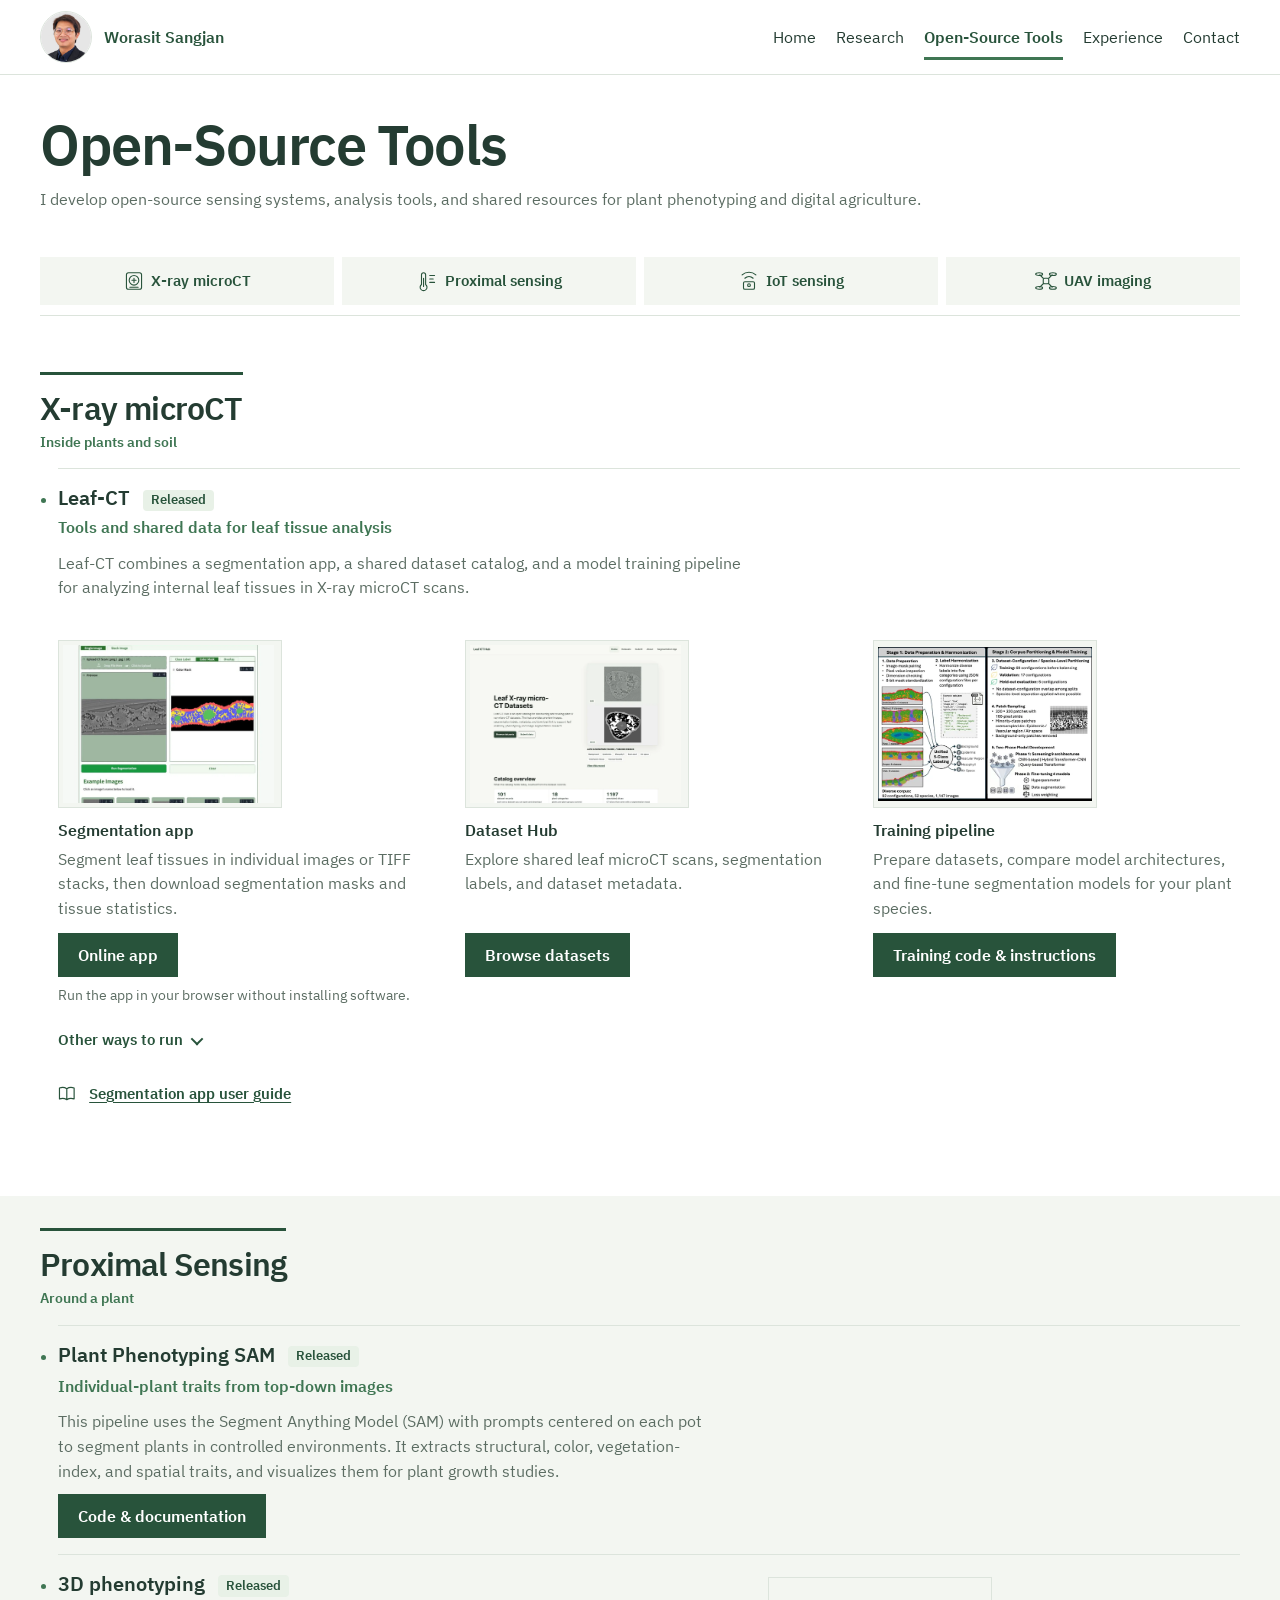
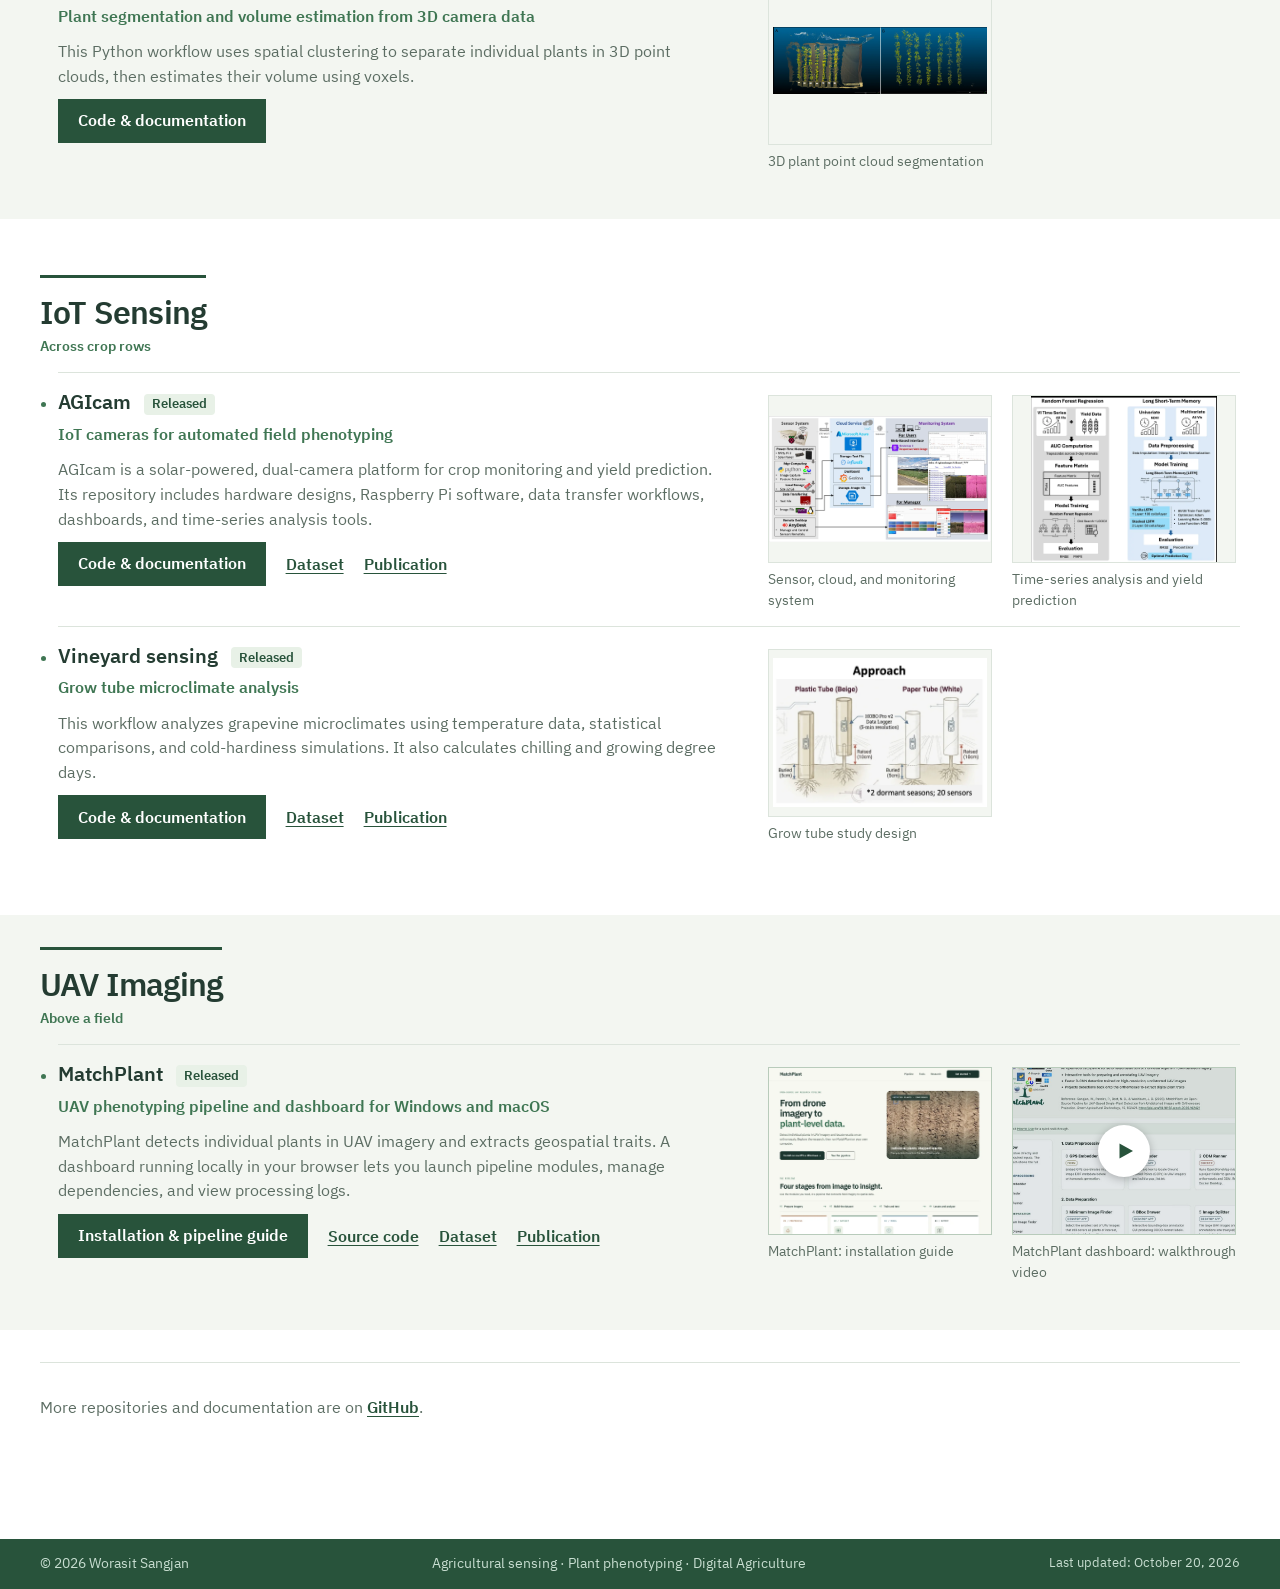
<file: software.html>
<!DOCTYPE html>
<html lang="en"><head><meta charset="utf-8"><meta name="viewport" content="width=device-width,initial-scale=1"><title>Open-Source Tools | Worasit Sangjan</title><meta name="description" content="Open-source agricultural sensing, computer vision, and plant phenotyping software developed by Worasit Sangjan."><meta name="theme-color" content="#f8f7f1"><link rel="canonical" href="https://worasitsangjan.github.io/software.html"><meta property="og:url" content="https://worasitsangjan.github.io/software.html"><meta property="og:site_name" content="Worasit Sangjan"><meta name="twitter:image" content="https://worasitsangjan.github.io/assets/images/ws2.jpg"><link rel="icon" type="image/svg+xml" href="data:image/svg+xml,%3Csvg%20xmlns%3D%27http%3A%2F%2Fwww.w3.org%2F2000%2Fsvg%27%20viewBox%3D%270%200%2064%2064%27%3E%3Crect%20width%3D%2764%27%20height%3D%2764%27%20rx%3D%2712%27%20fill%3D%27%23ffffff%27%2F%3E%3Ccircle%20cx%3D%2732%27%20cy%3D%2732%27%20r%3D%2722%27%20fill%3D%27%23e8f1e7%27%20stroke%3D%27%23376b4b%27%20stroke-width%3D%272%27%2F%3E%3Ctext%20x%3D%2732%27%20y%3D%2739%27%20text-anchor%3D%27middle%27%20font-family%3D%27Arial%2Csans-serif%27%20font-size%3D%2719%27%20font-weight%3D%27700%27%20fill%3D%27%2328533b%27%3EWS%3C%2Ftext%3E%3Ccircle%20cx%3D%2749%27%20cy%3D%2716%27%20r%3D%275%27%20fill%3D%27%237fa67a%27%2F%3E%3C%2Fsvg%3E"><meta property="og:type" content="website"><meta property="og:title" content="Open-Source Tools | Worasit Sangjan"><meta property="og:description" content="Open-source agricultural sensing, computer vision, and plant phenotyping software developed by Worasit Sangjan."><meta property="og:image" content="https://worasitsangjan.github.io/assets/images/ws2.jpg"><meta name="twitter:card" content="summary_large_image"><link rel="stylesheet" href="assets/css/styles.css?v=20261012-final"><link rel="stylesheet" href="assets/css/typography.css?v=20261012-final"><link rel="stylesheet" href="assets/css/software.css?v=20261020-intro"><link rel="stylesheet" href="assets/css/category-tabs.css?v=20261012-final"><link rel="stylesheet" href="assets/css/consistency.css?v=20261012-final"><link rel="stylesheet" href="assets/css/mobile.css?v=20261012-final"><link rel="stylesheet" href="assets/css/responsive.css?v=20261012-final"><link rel="stylesheet" href="assets/css/open-layout.css?v=20261020-intro"><link rel="stylesheet" href="assets/css/standard.css?v=20261020-intro"><script data-goatcounter="https://worasitsangjan.goatcounter.com/count" async src="//gc.zgo.at/count.js"></script></head><body class="detail-page-body software-page"><a class="skip" href="#main">Skip to main content</a><header><div class="wrap"><nav class="nav" aria-label="Primary navigation"><a class="brand" href="index.html" aria-label="Worasit Sangjan home"><span class="brand-mark portrait-mark"><img src="assets/images/header-portrait-gray.png" alt="" width="40" height="40" decoding="async"></span><span>Worasit Sangjan</span></a><button class="menu-toggle" type="button" aria-expanded="false" aria-controls="nav-links" aria-label="Open navigation">+</button><ul class="nav-links" id="nav-links"><li><a href="index.html">Home</a></li><li><a href="research.html">Research</a></li><li><a href="software.html" aria-current="page">Open-Source Tools</a></li><li><a href="experience.html">Experience</a></li><li><a href="contact.html">Contact</a></li></ul></nav></div></header><main id="main"><section id="software" class="detail-section"><div class="wrap"><div class="section-head software-intro"><div><h1>Open-Source Tools</h1></div><p>I develop open-source sensing systems, analysis tools, and shared resources for plant phenotyping and digital agriculture.</p></div><nav class="software-scale-nav" aria-label="Software by sensing platform"><a href="#software-xct"><span class="section-nav-icon"><svg viewbox="0 0 32 32" fill="none" stroke="currentColor" stroke-width="1.6" stroke-linecap="round" stroke-linejoin="round" aria-hidden="true"><rect x="5" y="4" width="22" height="24" rx="3"></rect><circle cx="16" cy="15" r="7"></circle><path d="M10 25h12M16 12v6M13 15h6"></path></svg></span><strong><span class="tab-label-full">X-ray microCT</span><span class="tab-label-short tab-label-tablet">X-ray CT</span><span class="tab-label-phone">X-ray</span></strong><small>Inside plants and soil</small></a><a href="#software-proximal"><span class="section-nav-icon"><svg viewbox="0 0 32 32" fill="none" stroke="currentColor" stroke-width="1.6" stroke-linecap="round" stroke-linejoin="round" aria-hidden="true"><path d="M8 21V7a3 3 0 0 1 6 0v14a5 5 0 1 1-6 0Z"></path><path d="M11 12v12M20 8h7M20 13h5M20 18h7"></path></svg></span><strong><span class="tab-label-full">Proximal sensing</span><span class="tab-label-short">Proximal</span></strong><small>Around a plant</small></a><a href="#software-field"><span class="section-nav-icon"><svg viewbox="0 0 32 32" fill="none" stroke="currentColor" stroke-width="1.6" stroke-linecap="round" stroke-linejoin="round" aria-hidden="true"><rect x="8" y="17" width="16" height="11" rx="2"></rect><circle cx="16" cy="22" r="2"></circle><path d="M10 12a9 9 0 0 1 12 0M6 7a15 15 0 0 1 20 0"></path></svg><svg viewbox="0 0 32 32" fill="none" stroke="currentColor" stroke-width="1.6" stroke-linecap="round" stroke-linejoin="round" aria-hidden="true"><rect x="5" y="10" width="22" height="15" rx="3"></rect><path d="M16 5v5M2 15h3M27 15h3M10 25v4M22 25v4M11 20h10"></path><circle cx="11" cy="15" r="1"></circle><circle cx="21" cy="15" r="1"></circle></svg></span><strong><span class="tab-label-full">IoT sensing</span><span class="tab-label-short">IoT</span></strong><small>Across crop rows</small></a><a href="#software-uav"><span class="section-nav-icon"><svg viewbox="0 0 32 32" fill="none" stroke="currentColor" stroke-width="1.6" stroke-linecap="round" stroke-linejoin="round" aria-hidden="true"><rect x="12" y="12" width="8" height="8" rx="2"></rect><path d="M12 12 7 7M20 12l5-5M12 20l-5 5M20 20l5 5"></path><ellipse cx="6" cy="6" rx="5" ry="2"></ellipse><ellipse cx="26" cy="6" rx="5" ry="2"></ellipse><ellipse cx="6" cy="26" rx="5" ry="2"></ellipse><ellipse cx="26" cy="26" rx="5" ry="2"></ellipse></svg></span><strong><span class="tab-label-full">UAV imaging</span><span class="tab-label-short">UAV</span></strong><small>Above a field</small></a></nav><div class="software-sections"><section class="software-chapter" id="software-xct" aria-labelledby="software-xct-title"><h2 id="software-xct-title">X-ray microCT</h2><p class="software-scale-label">Inside plants and soil</p><ul class="software-tool-list"><li class="archive-item" id="leafct"><div><h3>Leaf-CT <span class="software-status">Released</span></h3><p class="software-tool-purpose">Tools and shared data for leaf tissue analysis</p><p class="archive-meta">Leaf-CT combines a segmentation app, a shared dataset catalog, and a model training pipeline for analyzing internal leaf tissues in X-ray microCT scans.</p><ul class="ct-modules"><li class="ct-module"><figure class="software-tool-preview software-frame"><a class="software-zoom" href="assets/images/software/full/leafct-app.webp" target="_blank" rel="noopener" aria-label="View full image: Segmentation app"><img src="assets/images/software/leafct-app.webp" alt="Leaf-CT app showing a leaf scan and segmented tissues" loading="lazy" width="1000" height="749"></a></figure><div class="ct-text"><h4>Segmentation app</h4><p>Segment leaf tissues in individual images or TIFF stacks, then download segmentation masks and tissue statistics.</p><a class="ct-primary" href="https://huggingface.co/spaces/WorasitSangjan/Leaf-CT-Segmentation" target="_blank" rel="noopener">Online app</a><p class="ct-note">Run the app in your browser without installing software.</p><details class="ct-more"><summary>Other ways to run</summary><ul class="ct-run"><li><a href="https://colab.research.google.com/github/WorasitSangjan/WebApp-Leaf-microCT-Segmentation/blob/main/run_colab.ipynb" target="_blank" rel="noopener">Google Colab</a><span>Select a T4 GPU, run the notebook cells, and open the app link.</span></li><li><a href="https://github.com/WorasitSangjan/WebApp-Leaf-microCT-Segmentation#option-3--run-locally-python-310" target="_blank" rel="noopener">Local installation</a><span>Set up Python 3.10 or later, install the required packages, and launch the app.</span></li></ul></details><a class="ct-guide" href="https://github.com/WorasitSangjan/WebApp-Leaf-microCT-Segmentation/blob/main/MANUAL.md" target="_blank" rel="noopener"><svg class="manual-icon" viewbox="0 0 24 24" fill="none" stroke="currentColor" stroke-width="1.6" stroke-linecap="round" stroke-linejoin="round" aria-hidden="true"><path d="M12 5v15M12 5C9 3 5 3 2 4v15c3-1 7-1 10 1 3-2 7-2 10-1V4c-3-1-7-1-10 1Z"></path></svg>Segmentation app user guide</a></div></li><li class="ct-module"><figure class="software-tool-preview software-frame"><a class="software-zoom" href="assets/images/software/full/leafct-hub.webp" target="_blank" rel="noopener" aria-label="View full image: Dataset Hub"><img src="assets/images/software/leafct-hub.webp" alt="Leaf CT Hub catalog with dataset previews and segmentation labels" loading="lazy" width="1000" height="750"></a></figure><div class="ct-text"><h4>Dataset Hub</h4><p>Explore shared leaf microCT scans, segmentation labels, and dataset metadata.</p><a class="ct-primary" href="https://leafcthub.github.io/" target="_blank" rel="noopener">Browse datasets</a></div></li><li class="ct-module"><figure class="software-tool-preview software-frame"><a class="software-zoom" href="assets/images/software/full/leafct-training-workflow.webp" target="_blank" rel="noopener" aria-label="View full image: Training workflow"><img src="assets/images/thumbs/leafct-training-workflow.webp" alt="Leaf-CT training workflow: data preparation and label harmonization, corpus partitioning, patch sampling, and model training" loading="lazy" width="560" height="403"></a></figure><div class="ct-text"><h4>Training pipeline</h4><p>Prepare datasets, compare model architectures, and fine-tune segmentation models for your plant species.</p><a class="ct-primary" href="https://github.com/WorasitSangjan/Training-Leaf-microCT-Segmentation" target="_blank" rel="noopener">Training code &amp; instructions</a></div></li></ul></div></li></ul></section><section class="software-chapter" id="software-proximal" aria-labelledby="software-proximal-title"><h2 id="software-proximal-title">Proximal Sensing</h2><p class="software-scale-label">Around a plant</p><ul class="software-tool-list"><li class="archive-item"><div><h3>Plant Phenotyping SAM <span class="software-status">Released</span></h3><p class="software-tool-purpose">Individual-plant traits from top-down images</p><p class="archive-meta">This pipeline uses the Segment Anything Model (SAM) with prompts centered on each pot to segment plants in controlled environments. It extracts structural, color, vegetation-index, and spatial traits, and visualizes them for plant growth studies.</p><div class="resource-links"><a href="https://github.com/WorasitSangjan/Plant-Phenotyping-SAM" target="_blank" rel="noopener" aria-label="Code &amp; documentation, Plant Phenotyping SAM">Code &amp; documentation</a></div></div></li>
<li class="archive-item" id="plant-point-cloud"><div><h3>3D phenotyping <span class="software-status">Released</span></h3><p class="software-tool-purpose">Plant segmentation and volume estimation from 3D camera data</p><p class="archive-meta">This Python workflow uses spatial clustering to separate individual plants in 3D point clouds, then estimates their volume using voxels.</p><div class="resource-links"><a href="https://github.com/WorasitSangjan/Plant-Point-Cloud-Segmentation" target="_blank" rel="noopener" aria-label="Code &amp; documentation, 3D phenotyping">Code &amp; documentation</a></div><figure class="software-tool-preview software-frame"><a class="software-zoom" href="assets/images/software/full/plant-point-cloud.webp" target="_blank" rel="noopener" aria-label="View full image: 3D plant point cloud segmentation"><img src="assets/images/software/plant-point-cloud.webp" alt="3D camera point cloud before and after individual plant segmentation" loading="lazy" width="1400" height="437"></a><figcaption>3D plant point cloud segmentation</figcaption></figure></div></li>
</ul></section><section class="software-chapter" id="software-field" aria-labelledby="software-field-title"><h2 id="software-field-title">IoT Sensing</h2><p class="software-scale-label">Across crop rows</p><ul class="software-tool-list"><li class="archive-item" id="agicam"><div><h3>AGIcam <span class="software-status">Released</span></h3><p class="software-tool-purpose">IoT cameras for automated field phenotyping</p><p class="archive-meta">AGIcam is a solar-powered, dual-camera platform for crop monitoring and yield prediction. Its repository includes hardware designs, Raspberry Pi software, data transfer workflows, dashboards, and time-series analysis tools.</p><div class="resource-links"><a href="https://github.com/WorasitSangjan/IoT-based-Camera-Development" target="_blank" rel="noopener" aria-label="Code &amp; documentation, AGIcam">Code &amp; documentation</a><a href="https://zenodo.org/records/17970104" target="_blank" rel="noopener" aria-label="Dataset, AGIcam">Dataset</a><a href="https://doi.org/10.1002/ppj2.70088" target="_blank" rel="noopener" aria-label="Publication, AGIcam">Publication</a></div><div class="software-preview-pair"><figure class="software-tool-preview"><a class="software-zoom" href="assets/images/software/full/agicam-system-diagram.webp" target="_blank" rel="noopener" aria-label="View full image: Sensor, cloud, and monitoring system"><img src="assets/images/software/agicam-system-diagram.webp" alt="AGIcam system architecture linking field sensors, cloud services, dashboards, and remote monitoring" loading="lazy" width="1200" height="683"></a><figcaption>Sensor, cloud, and monitoring system</figcaption></figure><figure class="software-tool-preview"><a class="software-zoom" href="assets/images/software/full/agicam-analysis-workflow.webp" target="_blank" rel="noopener" aria-label="View full image: Time-series analysis and yield prediction"><img src="assets/images/software/agicam-analysis-workflow.webp" alt="AGIcam yield prediction workflows using random forest regression and LSTM time-series models" loading="lazy" width="900" height="800"></a><figcaption>Time-series analysis and yield prediction</figcaption></figure></div></div></li>
<li class="archive-item"><div><h3>Vineyard sensing <span class="software-status">Released</span></h3><p class="software-tool-purpose">Grow tube microclimate analysis</p><p class="archive-meta">This workflow analyzes grapevine microclimates using temperature data, statistical comparisons, and cold-hardiness simulations. It also calculates chilling and growing degree days.</p><div class="resource-links"><a href="https://github.com/WorasitSangjan/Grow-Tube-Microclimate-Analysis" target="_blank" rel="noopener" aria-label="Code &amp; documentation, Vineyard sensing">Code &amp; documentation</a><a href="https://doi.org/10.15482/USDA.ADC/30680408" target="_blank" rel="noopener" aria-label="Dataset, Vineyard sensing">Dataset</a><a href="https://doi.org/10.5344/ajev.2026.25051" target="_blank" rel="noopener" aria-label="Publication, Vineyard sensing">Publication</a></div><figure class="software-tool-preview software-frame"><a class="software-zoom" href="assets/images/software/full/grow-tube-summary.webp" target="_blank" rel="noopener" aria-label="View full image: Grow tube study design"><img src="assets/images/software/grow-tube-approach.webp" alt="Grow tube study design: beige plastic and white paper tubes, each holding a data logger, buried 5 cm or raised 10 cm" loading="lazy" width="900" height="624"></a><figcaption>Grow tube study design</figcaption></figure></div></li>
</ul></section><section class="software-chapter" id="software-uav" aria-labelledby="software-uav-title"><h2 id="software-uav-title">UAV Imaging</h2><p class="software-scale-label">Above a field</p><ul class="software-tool-list"><li class="archive-item" id="matchplant"><div><h3>MatchPlant <span class="software-status">Released</span></h3><p class="software-tool-purpose">UAV phenotyping pipeline and dashboard for Windows and macOS</p><p class="archive-meta">MatchPlant detects individual plants in UAV imagery and extracts geospatial traits. A dashboard running locally in your browser lets you launch pipeline modules, manage dependencies, and view processing logs.</p><div class="resource-links"><a href="https://matchplant-dashboard.github.io/" target="_blank" rel="noopener" aria-label="Installation &amp; pipeline guide, MatchPlant">Installation &amp; pipeline guide</a><a href="https://github.com/JacobWashburn-USDA/MatchPlant" target="_blank" rel="noopener" aria-label="Source code, MatchPlant">Source code</a><a href="https://zenodo.org/records/14856123" target="_blank" rel="noopener" aria-label="Dataset, MatchPlant">Dataset</a><a href="https://doi.org/10.1016/j.atech.2026.102421" target="_blank" rel="noopener" aria-label="Publication, MatchPlant">Publication</a></div><div class="matchplant-preview-pair"><figure class="software-tool-preview matchplant-landing-preview"><a class="software-zoom" href="assets/images/software/full/matchplant-landing.webp" target="_blank" rel="noopener" aria-label="View full image: MatchPlant: installation guide"><img src="assets/images/software/matchplant-landing.webp" alt="MatchPlant landing page with local installation instructions and pipeline tools" loading="lazy" width="1000" height="750"></a><figcaption>MatchPlant: installation guide</figcaption></figure><figure class="software-tool-preview matchplant-video-preview"><button type="button" class="matchplant-play" data-video-src="assets/video/matchplant-dashboard-walkthrough.mp4" aria-haspopup="dialog" aria-label="Play MatchPlant dashboard walkthrough video"><img src="assets/images/matchplant-video-poster.jpg" alt="" loading="lazy" width="1000" height="562"><span class="viweed-play-icon" aria-hidden="true"></span></button><figcaption>MatchPlant dashboard: walkthrough video</figcaption></figure></div></div></li>
</ul></section></div><section class="end-page-links" aria-label="More code"><p>More repositories and documentation are on <a href="https://github.com/WorasitSangjan" target="_blank" rel="noopener">GitHub</a>.</p></section></div></section><dialog id="viweed-dialog" class="video-dialog video-dialog-wide" aria-label="MatchPlant dashboard walkthrough video"><button type="button" class="video-dialog-close" aria-label="Close video">&times;</button><video id="viweed-player" controls playsinline preload="none"></video></dialog><script>(function(){var d=document.getElementById("viweed-dialog"),v=document.getElementById("viweed-player");if(!d||!v||!d.showModal)return;document.querySelectorAll("[data-video-src]").forEach(function(b){b.addEventListener("click",function(){v.src=b.getAttribute("data-video-src");d.showModal();v.play().catch(function(){})})});function close(){v.pause();d.close()}d.querySelector(".video-dialog-close").addEventListener("click",close);d.addEventListener("click",function(e){if(e.target===d)close()});d.addEventListener("close",function(){v.pause();v.removeAttribute("src");v.load()})})();</script></main><footer><div class="wrap footer-row"><span>© <span id="year"></span> Worasit Sangjan</span><span>Agricultural sensing · Plant phenotyping · Digital Agriculture</span><span class="site-updated">Last updated: <time datetime="2026-10-20">October 20, 2026</time></span></div></footer><script src="assets/js/site.js?v=20261012-final"></script></body></html>
</file>
<file: assets/css/styles.css>
:root{--ink:#243c32;--muted:#5c6d63;--green:#3f7653;--green-dark:#28533b;--green-soft:#e8f1e7;--cream:#f8f7f1;--white:#fff;--blue-deep:#123743;--line:#dce4dc;--shadow:0 18px 45px rgba(44,77,57,.09);--text-on-dark:#f4f8f5;--muted-on-dark:#c8ded1;--accent-on-dark:#a9cfb4;--focus:#79a98b;--line-dark:#294d57;--max:1240px}
*{box-sizing:border-box}html{scroll-behavior:smooth;scroll-padding-top:74px}body{margin:0;background:var(--cream);color:var(--ink);font-family:var(--font-ui);font-size:1rem;line-height:1.7}a{color:var(--green-dark);text-underline-offset:.24em;text-decoration-thickness:1px}a:hover{text-decoration-color:var(--green)}img{display:block;max-width:100%;height:auto}figure{margin:0}button{font:inherit}.wrap{width:min(var(--max),calc(100% - 5rem));margin-inline:auto}.skip{position:absolute;top:-80px;left:1rem;background:#fff;color:var(--ink);padding:.8rem 1rem;z-index:100}.skip:focus{top:1rem}a:focus-visible,button:focus-visible,summary:focus-visible{outline:3px solid var(--focus);outline-offset:4px}
header{position:sticky;top:0;z-index:30;background:rgba(255,255,255,.96);border-bottom:1px solid var(--line);backdrop-filter:blur(12px)}.nav{min-height:74px;display:flex;justify-content:space-between;align-items:center;gap:1rem}.brand{display:flex;align-items:center;gap:.75rem;color:var(--green-dark);font-weight:750;text-decoration:none}.brand-mark{display:grid;place-items:center;width:40px;height:40px;border-radius:50%;background:var(--green-soft);border:1px solid var(--line);color:var(--green-dark);font-size:.72rem;letter-spacing:.04em;box-shadow:none}.nav-links{display:flex;align-items:center;gap:1.25rem;list-style:none;margin:0;padding:0}.nav-links a{display:block;padding:.7rem 0;color:var(--ink);font-size:.86rem;text-decoration:none}.nav-links a:hover{color:var(--green)}.nav-links a[aria-current="page"]{color:var(--green-dark);font-weight:700;box-shadow:inset 0 -3px var(--green)}.menu-toggle{display:none}
.eyebrow{margin:0 0 .7rem;color:var(--green);font-size:.78rem;font-weight:700;line-height:1.4;letter-spacing:.12em;text-transform:uppercase}h1,h2{font-family:var(--font-ui);font-weight:400;letter-spacing:-.025em;line-height:1.03}h1{margin:.55rem 0 1.25rem;font-size:clamp(4rem,6.8vw,6.8rem)}h2{margin:0 0 1rem;font-size:clamp(2.35rem,4vw,4rem)}h3{margin:.4rem 0;font-size:1.2rem;line-height:1.35}p{margin:.75rem 0}.degree{display:inline-block;margin-left:.65rem;color:var(--green);font:700 .78rem var(--font-ui);letter-spacing:.05em}.profile-title{font-weight:700;margin:0}.affiliation{margin:.25rem 0 1.4rem;color:var(--muted);font-size:.92rem;line-height:1.55}.lead{max-width:560px;font-size:1.3rem;line-height:1.48}.primary-button{display:inline-flex;align-items:center;justify-content:center;padding:.75rem 1.05rem;border:1px solid var(--green-dark);background:var(--green-dark);color:#fff;font-weight:700;text-decoration:none}.primary-button:hover{background:var(--green);text-decoration:none}.text-link{display:inline-block;margin-top:1.6rem;font-weight:700;color:var(--green-dark)}
.hero{scroll-margin-top:74px;padding:2.7rem 0 0;background:var(--blue-deep);color:var(--text-on-dark);border-bottom:1px solid var(--line-dark)}.hero-grid{display:grid;grid-template-columns:.92fr 1.08fr;gap:4rem;align-items:center}.hero h1{margin:.4rem 0 1rem;font-size:clamp(3.3rem,5vw,4.9rem)}.hero .eyebrow{color:var(--accent-on-dark)}.hero .profile-title{color:#fff}.hero .degree{color:var(--accent-on-dark)}.hero .affiliation,.hero .bio>p:not(.eyebrow):not(.profile-title){color:var(--muted-on-dark)}.hero .affiliation{margin:.2rem 0 1.1rem;line-height:1.5}.hero .bio>p:not(.eyebrow):not(.profile-title):not(.affiliation){font-size:1rem;line-height:1.58}.hero .lead{color:var(--text-on-dark)!important;font-size:1.22rem!important;line-height:1.46!important}.bio{padding-bottom:0}.field-portrait{min-width:0;background:#fff;color:var(--ink);border:1px solid rgba(255,255,255,.35);box-shadow:0 22px 55px rgba(0,18,25,.28);padding:.7rem .7rem 0}.photo-frame{display:flex;align-items:center;justify-content:center;width:100%;height:480px;padding:0;border:0;background:#fff;overflow:hidden;cursor:pointer;touch-action:pan-y}.field-portrait .photo-frame img{width:100%;height:100%;object-fit:contain}.photo-slide[hidden]{display:none}.photo-slide figcaption{display:flex;flex-direction:column;gap:.12rem;min-height:68px;padding:.65rem .2rem;color:var(--muted);font-size:.8rem}.photo-slide figcaption>span:first-child{color:var(--green-dark);font-weight:700;letter-spacing:.025em}.photo-slide figcaption a{color:inherit}.photo-slide:not([hidden]){animation:photo-enter .55s ease-out}@keyframes photo-enter{from{opacity:.35}to{opacity:1}}.photo-carousel{position:relative}.photo-overlay-controls{position:absolute;z-index:4;top:1.4rem;left:1.4rem;right:1.4rem;display:flex;align-items:center;justify-content:space-between;pointer-events:none;opacity:0;transform:translateY(-4px);transition:.2s}.photo-carousel:has(.photo-frame:hover) .photo-overlay-controls,.photo-overlay-controls:hover,.photo-carousel:focus-within .photo-overlay-controls{opacity:1;transform:none}.photo-nav{display:flex;gap:.35rem}.photo-overlay-button{display:grid;place-items:center;width:42px;height:42px;padding:0;border:1px solid rgba(255,255,255,.65);border-radius:50%;background:rgba(18,55,67,.88);color:#fff;cursor:pointer;font-size:1.25rem;line-height:1;pointer-events:auto;backdrop-filter:blur(5px)}.status-label{display:inline-block;margin-left:.4rem;padding:.08rem .4rem;border:1px solid var(--line);border-radius:999px;background:var(--green-soft);color:var(--green-dark);font-size:.7rem;font-style:normal;white-space:nowrap}.sr-only{position:absolute;width:1px;height:1px;padding:0;margin:-1px;overflow:hidden;clip:rect(0,0,0,0);white-space:nowrap;border:0}
.scale-story{display:block;margin-top:2.5rem;padding:2rem 0 2.3rem;border-top:1px solid rgba(255,255,255,.2)}.scale-story-intro{max-width:1040px}.scale-story p{max-width:820px;margin:.7rem 0;color:var(--muted-on-dark);font-size:1.04rem;line-height:1.65}.scale-story-intro h2{max-width:900px;font-size:clamp(2.1rem,3.2vw,3rem)}.built-inline{scroll-margin-top:96px;display:flex;align-items:center;gap:1.15rem;flex-wrap:wrap;margin-top:1.4rem;padding-top:1.1rem;border-top:1px solid rgba(255,255,255,.18)}.built-inline span{color:var(--accent-on-dark);font-size:.72rem;font-weight:700;letter-spacing:.1em;text-transform:uppercase}.built-inline a{color:var(--text-on-dark);font-weight:700;text-decoration-color:var(--focus)}.built-inline a:hover{color:var(--muted-on-dark)}
.home-section{padding:5.5rem 0;background:#fff;border-bottom:1px solid var(--line)}.home-section:nth-of-type(even){background:var(--cream)}.section-head{display:flex;align-items:end;justify-content:space-between;gap:3rem;margin-bottom:2.5rem}.section-head>p{max-width:470px;margin:0 0 .7rem;color:var(--muted)}.highlight-grid{display:grid;grid-template-columns:repeat(5,1fr);gap:1rem}.highlight-card{display:flex;flex-direction:column;min-width:0;border:1px solid var(--line);background:#fff;color:var(--ink);text-decoration:none;transition:transform .2s ease,box-shadow .2s ease}.highlight-card:hover{transform:translateY(-4px);box-shadow:var(--shadow);text-decoration:none}.highlight-card img{width:100%;height:180px;object-fit:cover}.highlight-card div{padding:1.05rem}.highlight-card span{color:var(--green);font-size:.76rem;font-weight:750;text-transform:uppercase;letter-spacing:.07em}.highlight-card p{color:var(--muted);font-size:.9rem;line-height:1.55}.home-software{background:var(--green-soft)!important}.home-split{display:grid;grid-template-columns:.85fr 1.15fr;gap:5rem;align-items:center}.home-split>div:first-child p:not(.eyebrow){color:var(--muted)}.software-preview{border-top:1px solid var(--line)}.software-preview a{display:grid;grid-template-columns:150px 1fr;gap:1.25rem;padding:1.3rem 0;border-bottom:1px solid var(--line);color:var(--ink);text-decoration:none}.software-preview a:hover b{color:var(--green)}.software-preview span{color:var(--muted)}.selected-publications{border-top:1px solid var(--line)}.selected-publications article{display:grid;grid-template-columns:170px minmax(0,1fr);gap:2rem;padding:1.35rem 0;border-bottom:1px solid var(--line)}.selected-publications span{color:var(--green);font-size:.8rem;font-weight:750}.selected-publications h3{margin:0}.selected-publications a{color:var(--ink);text-decoration:none}.selected-publications a:hover{color:var(--green)}.home-recognition{background:var(--cream)!important}.recognition-home-grid{display:grid;grid-template-columns:1.1fr .9fr;gap:4rem;align-items:center}.recognition-home-grid figure{background:#fff;padding:.65rem;border-top:4px solid var(--green);box-shadow:var(--shadow)}.recognition-home-grid img{width:100%;height:380px;object-fit:cover}.recognition-home-grid p:not(.eyebrow){color:var(--muted)}.home-contact{padding:4.5rem 0;background:#fff}.contact-banner{display:flex;align-items:center;justify-content:space-between;gap:3rem;padding:2.4rem 2.7rem;border-left:6px solid var(--green);background:var(--green-soft)}.contact-banner h2{font-size:clamp(2rem,3vw,3rem)}.contact-banner p{color:var(--muted)}
.detail-section{padding:5.5rem 0;background:#fff;min-height:calc(100vh - 160px)}.detail-page-body .detail-section>.wrap>.section-head{padding-bottom:2rem;border-bottom:1px solid var(--line)}.scale-nav{display:grid;grid-template-columns:repeat(5,1fr);margin:1rem 0 3rem;border:1px solid var(--line);background:var(--cream)}.scale-nav a{display:block;padding:1rem;color:var(--ink);text-decoration:none;border-right:1px solid var(--line)}.scale-nav a:last-child{border-right:0}.scale-nav a:hover{background:var(--green-soft)}.scale-nav span{display:block;color:var(--green);font-size:.78rem;font-weight:750}.scale-nav small{display:block;color:var(--muted);font-size:.8rem}.platform-grid{display:grid;grid-template-columns:1fr 1fr;gap:2rem}.platform{overflow:hidden;border:1px solid var(--line);background:#fff}.platform figure img{width:100%;height:300px;object-fit:cover}.platform .science-image img{object-fit:contain;background:var(--green-soft);padding:1rem}.platform figcaption{padding:.65rem 1.2rem;border-bottom:1px solid var(--line);color:var(--muted);font-size:.8rem}.platform-body{padding:1.3rem 1.3rem 1.6rem}.platform-body .eyebrow{margin-bottom:.45rem}.platform h3{font-family:var(--font-ui);font-size:1.75rem;font-weight:400}.platform p{color:var(--muted)}.platform .methods{padding-top:.8rem;border-top:1px solid var(--line);font-size:.86rem}.methods b{color:var(--ink);margin-right:.35rem}.platform-grid>.platform:last-child{grid-column:1/-1;display:grid;grid-template-columns:1fr 1fr}.platform-grid>.platform:last-child .platform-body{padding:1.5rem}.methods-band{display:grid;grid-template-columns:1fr 2fr;gap:3rem;margin-top:3rem;padding:1.6rem 2rem;background:var(--green-soft);border-left:5px solid var(--green)}.methods-band h3{font-family:var(--font-ui);font-size:1.65rem;font-weight:400}.methods-band p{color:var(--muted);margin:0}
.archive-list,.publication-list{list-style:none;padding:0;margin:0}.archive-item{display:grid;grid-template-columns:180px minmax(0,1fr);gap:2.5rem;padding:1.7rem 0;border-top:1px solid var(--line)}.archive-date{color:var(--green);font-weight:750}.archive-title{margin:0 0 .4rem;font-size:1.25rem}.archive-meta{margin:0;color:var(--muted);max-width:880px}.research-label{margin:.3rem 0 .55rem!important;color:var(--green)!important;font-size:.78rem!important;font-weight:750}.resource-links{display:flex;gap:1.2rem;flex-wrap:wrap;margin-top:.9rem;font-size:.85rem;font-weight:700}.social-strip{display:flex;gap:1.4rem;flex-wrap:wrap;margin-top:2rem;font-size:.88rem;font-weight:700}.publication-list li{display:grid;grid-template-columns:70px minmax(0,1fr);gap:1.5rem;padding:1.5rem 0;border-top:1px solid var(--line)}.pub-year{color:var(--green);font-size:.9rem;font-weight:750}.publication-list h3{margin:0 0 .45rem;font-size:1.1rem}.publication-list h3 a{color:var(--ink);text-decoration:none}.publication-list h3 a:hover{color:var(--green)}.publication-list p{margin:.2rem 0;color:var(--muted);font-size:.9rem}.journal{font-style:italic}.earlier-publications{margin-top:.6rem;border-top:1px solid var(--line)}summary{cursor:pointer;padding:1rem 0;font-weight:700}
.recognition-feature{display:grid;grid-template-columns:1.1fr .9fr;gap:2rem;align-items:stretch;margin:0 0 3rem;border:1px solid var(--line);border-top:4px solid var(--green);background:var(--cream)}.recognition-feature figure{min-width:0}.recognition-feature img{width:100%;height:100%;min-height:310px;object-fit:cover}.recognition-feature figcaption{padding:.55rem .8rem;color:var(--muted);font-size:.78rem}.recognition-copy{display:flex;flex-direction:column;justify-content:center;padding:2rem 2rem 2rem 0}.recognition-copy h3{margin:.2rem 0 .8rem;font-family:var(--font-ui);font-size:clamp(1.6rem,2.5vw,2.5rem);font-weight:400}.career-grid{display:grid;grid-template-columns:1.5fr 1fr;gap:3.5rem}.timeline-item{display:grid;grid-template-columns:115px minmax(0,1fr);gap:1.2rem;padding:1.35rem 0;border-top:1px solid var(--line)}.timeline-date{color:var(--green);font-size:.88rem;font-weight:750}.timeline-item h3{margin:0;font-size:1.05rem}.timeline-item p{margin:.35rem 0;color:var(--muted);font-size:.94rem}.institution{color:var(--ink)!important;font-weight:700}.industry-note{color:var(--muted)}.education-panel{padding-top:1rem;border-top:4px solid var(--green)}.education-item{padding:1rem 0;border-top:1px solid var(--line);font-size:.94rem}.education-item span{display:block;margin-top:.35rem;color:var(--muted);font-size:.86rem}.education-item p{font-size:.86rem}.education-panel .primary-button{margin-top:1.1rem}
.contact-page{background:var(--green-soft)}.contact-grid{display:grid;grid-template-columns:1fr 1fr;gap:4rem;align-items:center}.contact-grid p{color:var(--muted)}.email-link{font-size:clamp(1rem,2vw,1.45rem);font-weight:750;overflow-wrap:anywhere}.contact-details p{font-size:.88rem}
footer{padding:1.5rem 0;background:var(--green-dark);color:var(--muted-on-dark);font-size:.8rem}.footer-row{display:flex;justify-content:space-between;flex-wrap:wrap;gap:1rem}
@media(hover:none),(pointer:coarse){.photo-overlay-controls{opacity:1;transform:none}}
@media(max-width:1050px){.wrap{width:calc(100% - 3rem)}.hero-grid{gap:2.5rem}.photo-frame{height:460px}.highlight-grid{grid-template-columns:repeat(3,1fr)}.highlight-card img{height:210px}.home-split{gap:3rem}}
@media(max-width:760px){.wrap{width:calc(100% - 2.4rem)}.nav{min-height:66px}.brand{font-size:.9rem}.menu-toggle{display:block;width:42px;height:42px;border:1px solid var(--line);background:#fff;color:var(--green-dark);font-size:1.45rem}.nav-links{display:none;position:absolute;top:66px;left:0;right:0;padding:1rem 1.2rem;background:#fff;border-bottom:1px solid var(--line)}.nav-links.open{display:grid}.nav-links a{padding:.55rem}h1{font-size:3.8rem}.hero{padding-top:2.6rem}.hero h1{font-size:3.2rem}.hero-grid{grid-template-columns:1fr;gap:1.2rem}.photo-frame{height:440px}.scale-story{margin-top:2rem;padding:1.5rem 0 2rem}.home-section,.detail-section{padding:3.8rem 0}.section-head{display:block;margin-bottom:2rem}.section-head>p{max-width:none}.highlight-grid{grid-template-columns:1fr}.highlight-card{display:grid;grid-template-columns:120px 1fr}.highlight-card img{height:100%;min-height:170px}.home-split,.recognition-home-grid,.career-grid,.contact-grid{grid-template-columns:1fr;gap:2rem}.software-preview a{grid-template-columns:1fr;gap:.25rem}.selected-publications article{grid-template-columns:1fr;gap:.35rem}.recognition-home-grid img{height:auto}.contact-banner{display:block;padding:1.8rem}.contact-banner .primary-button{margin-top:1rem}.scale-nav{grid-template-columns:1fr 1fr}.scale-nav a{border-bottom:1px solid var(--line)}.platform-grid{grid-template-columns:1fr}.platform-grid>.platform:last-child{display:block}.platform figure img{height:auto;aspect-ratio:4/3}.methods-band{grid-template-columns:1fr;gap:.75rem;padding:1.3rem}.archive-item,.publication-list li,.timeline-item{grid-template-columns:1fr;gap:.45rem}.recognition-feature{grid-template-columns:1fr;gap:0}.recognition-feature img{min-height:230px}.recognition-copy{padding:1.4rem}.footer-row{display:block}.footer-row span{display:block}}
@media(max-width:760px){.built-inline{align-items:flex-start;gap:.75rem}}
@media(prefers-reduced-motion:reduce){html{scroll-behavior:auto}.photo-slide:not([hidden]){animation:none}}

/* Keep the desktop introduction together beside the photograph. */
.hero{padding:1.5rem 0}.hero-grid{gap:3rem}.hero h1{font-size:clamp(3.2rem,4.6vw,4.6rem);margin:.35rem 0 .8rem}.hero .lead{font-family:var(--font-ui);font-size:clamp(1.7rem,2.3vw,2.2rem)!important;line-height:1.18!important;max-width:530px;margin:1.2rem 0 .9rem}.built-inline{display:block;margin-top:1.3rem;padding-top:1rem}.built-inline span{display:block;font-size:.875rem;letter-spacing:0;text-transform:none}.tool-names{display:flex;gap:1.4rem;margin-top:.5rem}.photo-frame{height:clamp(340px,calc(100svh - 210px),480px)}
@media(min-width:761px){.hero{min-height:calc(100svh - 74px);display:flex;align-items:center}.hero-grid{width:min(1200px,calc(100% - 4rem))}}
@media(max-width:760px){.hero{padding:2rem 0}.hero-grid{gap:2rem}.photo-frame{height:440px}.hero .lead{font-size:1.8rem!important}}

/* Let the introduction grow on spacious desktop screens. */
@media(min-width:1100px){.hero-grid{width:min(1440px,calc(100% - 7rem));gap:clamp(3rem,4vw,5rem)}.photo-frame{height:clamp(420px,calc(100svh - 260px),520px)}.hero .bio>p:not(.eyebrow):not(.profile-title):not(.affiliation){font-size:clamp(1rem,1.15vw,1.125rem);line-height:1.6}.hero .lead{font-size:clamp(1.9rem,2.5vw,2.5rem)!important;max-width:650px}.hero .profile-title{font-size:1.125rem}.hero .affiliation{font-size:1rem}.built-inline span{font-size:1rem}.tool-names a{font-size:1.125rem}.photo-slide figcaption{font-size:.875rem}}
@media(min-width:1100px) and (max-height:760px){.photo-frame{height:clamp(340px,calc(100svh - 200px),520px)}.hero .bio>p:not(.eyebrow):not(.profile-title):not(.affiliation){font-size:1rem}.hero .lead{font-size:1.9rem!important}.hero-grid{gap:3rem}.built-inline{margin-top:1rem;padding-top:.75rem}}

@media(min-width:1100px) and (max-height:760px){.hero{padding:1rem 0}}

@media(min-width:1100px){.hero-grid{width:min(1260px,calc(100% - 7rem))}}

/* Readable section labels and a visual guide to sensing platforms. */
.eyebrow{font-size:1rem;letter-spacing:.025em;text-transform:none}.platform-strip{display:grid;grid-template-columns:repeat(6,minmax(0,1fr));gap:.65rem;margin:1.15rem 0}.platform-strip a{display:flex;flex-direction:column;align-items:center;gap:.4rem;text-decoration:none;color:var(--muted-on-dark);text-align:center}.platform-strip a:hover{color:#fff}.platform-strip svg{width:32px;height:32px}.platform-strip span{font-size:.78rem;line-height:1.25}.hero .built-inline{margin-top:.9rem}.hero h1{font-size:clamp(3.2rem,4.3vw,4.3rem)}
@media(min-width:1100px) and (max-height:800px){.hero .lead{margin:.8rem 0 .6rem;font-size:1.7rem!important}.hero .affiliation{margin-bottom:.7rem}.platform-strip{margin:.8rem 0}.hero h1{margin:.2rem 0 .6rem;font-size:3.5rem}.hero .built-inline{margin-top:.6rem;padding-top:.6rem}}
@media(max-width:760px){.platform-strip{grid-template-columns:repeat(3,1fr);gap:1rem}.platform-strip span{font-size:.875rem}}

.tool-names{flex-wrap:wrap;column-gap:1.25rem;row-gap:.35rem}.tool-names a{font-size:1rem}.tool-names a:nth-child(n+4){font-weight:600;font-size:.875rem}
@media(min-width:1100px) and (max-height:800px){.platform-strip{margin:.6rem 0}.hero .built-inline{margin-top:.4rem;padding-top:.5rem}.tool-names{margin-top:.35rem}}

@media(min-width:1100px) and (max-height:800px){.hero{padding:.5rem 0}}

.platform-strip .platform-item{display:flex;flex-direction:column;align-items:center;gap:.4rem;color:var(--muted-on-dark);text-align:center}.tool-names .tool-name{color:var(--text-on-dark);font-size:1rem;font-weight:600}.tool-names .tool-name:nth-child(n+4){font-size:.875rem}.tool-names{column-gap:1.1rem;row-gap:.45rem}
@media(min-width:1100px) and (max-height:800px){.hero .bio>p:not(.eyebrow):not(.profile-title):not(.affiliation){line-height:1.5}.hero h1{font-size:3.35rem}.hero .lead{margin:.65rem 0 .5rem}.platform-strip{margin:.5rem 0}}

@media(min-width:1100px) and (max-height:800px){.hero{padding:.3rem 0}}

/* Final polish: shared rhythm, legible labels, and clear interaction states. */
.platform-strip span{font-size:.875rem;line-height:1.35}
.tool-names .tool-name,.tool-names .tool-name:nth-child(n+4){font-size:.9375rem;line-height:1.5;font-weight:600}
.tool-names{column-gap:1.2rem;row-gap:.4rem}
.hero .built-inline>span{line-height:1.4;margin-bottom:.55rem}
.photo-caption{line-height:1.5;padding-top:.8rem;padding-bottom:.9rem}
.photo-caption strong{line-height:1.35}
:focus-visible{outline:3px solid var(--focus);outline-offset:5px}
.hero :focus-visible{outline-color:var(--muted-on-dark)}
::selection{background:var(--muted-on-dark);color:#123743}
html{scroll-padding-top:6rem}
@media(max-width:760px){.menu-toggle{min-width:44px;min-height:44px}.photo-controls button{min-width:44px;min-height:44px}.hero .built-inline{padding-top:1rem;margin-top:1rem}.platform-strip{margin:1.4rem 0}.tool-names{row-gap:.6rem}.hero .eyebrow{line-height:1.4}.photo-caption{font-size:.875rem}}
@media(prefers-reduced-motion:reduce){*,*::before,*::after{transition:none!important;animation:none!important;scroll-behavior:auto!important}}

/* More prominent topic labels across the site. */
.eyebrow{font-size:clamp(1.125rem,1.35vw,1.3rem);line-height:1.4}
.hero .built-inline>span{font-size:clamp(1.125rem,1.35vw,1.3rem);line-height:1.4}
@media(max-width:760px){.eyebrow,.hero .built-inline>span{font-size:1.125rem}}

/* Introduction rhythm: group the profile, then separate research and tools. */
.hero{padding:2.5rem 0}
.hero .eyebrow{margin-bottom:1rem}
.hero h1{margin-top:.4rem;margin-bottom:1.25rem}
.hero .affiliation{margin-top:.35rem;margin-bottom:1.75rem}
.hero .lead{margin:1.75rem 0 1rem}
.hero .bio>p:not(.eyebrow):not(.profile-title):not(.affiliation):not(.lead){line-height:1.65}
.hero .platform-strip{margin:1.5rem 0 1.25rem;gap:.75rem}
.hero .built-inline{margin-top:1.5rem;padding-top:1.25rem}
.hero .tool-names{margin-top:.75rem;row-gap:.65rem}
@media(max-width:760px){.hero{padding:2.25rem 0 2.5rem}.hero-grid{gap:2.5rem}.hero .affiliation{margin-bottom:1.5rem}.hero .lead{margin-top:1.5rem}.hero .platform-strip{row-gap:1.25rem}}

/* Balance the desktop photo with the taller introduction. */
@media(min-width:1100px){.hero-grid{align-items:start}.photo-frame{height:clamp(462px,calc((100svh - 260px)*1.1),572px)}}
@media(min-width:1100px) and (max-height:760px){.photo-frame{height:clamp(374px,calc((100svh - 200px)*1.1),572px)}}

/* Section explanations belong directly beneath their headings. */
.section-head{display:block}
.section-head>p{max-width:none;width:100%;margin:1rem 0 0;line-height:1.65}
.section-head h2{margin-bottom:0}

/* Larger research previews retain scientific detail. */
@media(min-width:761px){.highlight-card img{height:260px}.highlight-card:first-child img{object-fit:contain;background:#f0f0f0}}
.platform#xct .science-image img{height:auto;max-height:520px;object-fit:contain;padding:1rem}
@media(max-width:760px){.highlight-card:first-child img{object-fit:contain;background:#f0f0f0}}

.software-app-preview{margin-top:2rem;max-width:640px}.software-app-preview>a{display:block;background:#fff;border:1px solid var(--line);padding:.5rem}.software-app-preview img{width:100%;height:auto}.software-app-preview figcaption{display:flex;flex-direction:column;gap:.25rem;padding:.75rem 0;color:var(--muted);font-size:.875rem;line-height:1.5}.software-app-preview figcaption strong{font-size:1rem;color:var(--green-dark)}

/* Each scientific panel names the input or output it shows. */
.highlight-card .ct-pair-preview{display:grid;grid-template-rows:auto 1fr auto 1fr;gap:.4rem;height:260px;padding:.6rem;background:#fff}
.highlight-card .ct-pair-label{font-size:.8125rem;font-weight:600;line-height:1.3;letter-spacing:0;text-transform:none;color:var(--ink)}
.ct-pair-panel{display:block;min-height:0;background-image:url("../images/leafct-wheat-pair.png");background-size:100% auto;background-repeat:no-repeat;background-color:#eee}
.ct-pair-raw{background-position:center top}.ct-pair-result{background-position:center bottom}
@media(max-width:760px){.highlight-card:has(.ct-pair-preview){display:flex}.highlight-card .ct-pair-preview{height:300px}.ct-pair-panel{background-size:auto 220%;background-position-x:center}}

.ct-pair-panel{background-size:contain;background-position:center;background-color:#eee}.ct-pair-raw{background-image:url("../images/leafct-wheat-raw.png")}.ct-pair-result{background-image:url("../images/leafct-wheat-result.png")}
@media(max-width:760px){.ct-pair-panel{background-size:contain;background-position:center}}

/* A connected spatial guide aligned to the five research previews. */
.observation-guide{margin:0 0 1.75rem}.scale-endpoints{display:flex;justify-content:space-between;gap:1rem;color:var(--muted);font-size:.875rem;margin-bottom:1rem}.observation-scale{display:grid;grid-template-columns:repeat(5,minmax(0,1fr));gap:1rem;list-style:none;padding:0;margin:0;position:relative}.observation-scale::before{content:"";position:absolute;left:10%;right:10%;top:28px;height:1px;background:var(--focus)}.observation-scale li{display:flex;flex-direction:column;align-items:center;gap:.6rem;text-align:center;color:var(--green-dark);font-size:.875rem;font-weight:600;position:relative}.scale-node{display:grid;place-items:center;width:56px;height:56px;background:var(--cream);position:relative}.scale-node svg{width:40px;height:40px}
@media(min-width:761px) and (max-width:1050px){.highlight-grid{grid-template-columns:repeat(5,minmax(0,1fr))}.highlight-card div{padding:.8rem}.highlight-card h3{font-size:1.125rem}.highlight-card img{height:220px}.highlight-card .ct-pair-preview{height:220px}}
@media(max-width:760px){.observation-guide{margin-bottom:2rem}.observation-scale{gap:.25rem}.observation-scale li{font-size:.75rem;line-height:1.35}.scale-node{width:42px;height:48px}.scale-node svg{width:30px;height:30px}.observation-scale::before{top:24px}.scale-endpoints{font-size:.8125rem}}

.highlight-card .labeled-research-image{height:260px;padding:.6rem;display:flex;flex-direction:column;gap:.5rem;background:#fff}.highlight-card .research-image-label{color:var(--ink);font-size:.8125rem;line-height:1.3;letter-spacing:0;text-transform:none;font-weight:600}.highlight-card .labeled-research-image img{height:0;min-height:0;flex:1;width:100%;object-fit:cover}.highlight-card[href$="#field"] .labeled-research-image img{object-fit:contain}
@media(max-width:1050px) and (min-width:761px){.highlight-card .labeled-research-image{height:220px}}
@media(max-width:760px){.highlight-card:has(.labeled-research-image){display:flex}.highlight-card .labeled-research-image{height:300px}.highlight-card .labeled-research-image img{min-height:0}}

.uav-field-gallery{display:grid;grid-template-columns:1fr 1fr;gap:1rem;padding:0 1.3rem 1.3rem}.uav-field-gallery figure img{height:auto;aspect-ratio:1.55;object-fit:cover}.uav-field-gallery figcaption{padding:.5rem 0;border:0;font-size:.875rem}
@media(max-width:760px){.uav-field-gallery{grid-template-columns:1fr}}

/* Scientific figures remain fully visible, including annotations. */
.highlight-card[href$="#satellite"] img,.highlight-card[href$="#uav"] .labeled-research-image img{object-fit:contain;background:#fff}

/* Homepage field imagery fills each observation card. */
.highlight-card[href$="#field"] .labeled-research-image img{object-fit:contain}
.highlight-card[href$="#uav"] .labeled-research-image img{object-fit:cover}
.highlight-card[href$="#satellite"] img{object-fit:fill;object-position:center}

.satellite-comparison{height:260px;display:flex;flex-direction:column;background:#fff;padding:.5rem}.satellite-gsd-title{font-size:.8125rem;line-height:1.25;margin:0 0 .4rem;color:var(--ink);font-weight:600}.satellite-panel-grid{display:grid;grid-template-columns:1fr 1fr;grid-template-rows:1fr 1fr;gap:.35rem;flex:1;min-height:0}.satellite-panel-grid figure{margin:0;min-height:0;display:flex;flex-direction:column;overflow:hidden}.highlight-card[href$="#satellite"] .satellite-panel-grid img{width:100%;height:0;flex:1;min-height:0;object-fit:cover}.satellite-panel-grid figcaption{font-size:.8125rem;line-height:1.2;padding:.2rem;background:var(--cream);color:var(--ink)}.satellite-panel-grid strong{display:block;font-weight:600}@media(min-width:761px) and (max-width:1050px){.satellite-comparison{height:220px}}@media(max-width:760px){.highlight-card[href$="#satellite"]{display:flex;flex-direction:column}.satellite-comparison{height:300px}}

.highlight-card[href$="#satellite"]>img{object-fit:contain;background:#000}

.highlight-card[href$="#satellite"]>img{background:#fff}

/* Keep the observation guide close to its introduction and cards. */
.home-page #research .section-head{margin-bottom:1.35rem}
.home-page #research .observation-guide{margin-bottom:1rem}
.home-page #research .scale-endpoints{margin-bottom:.35rem}
.home-page #research .observation-scale li{gap:.25rem}
.home-page #research .scale-node{height:48px}
.home-page #research .observation-scale::before{top:24px}
@media(max-width:760px){.home-page #research .section-head{margin-bottom:1rem}.home-page #research .observation-guide{margin-bottom:1rem}}

/* Research details are five full-width, ordered sections. */
.research-page .platform-grid{display:flex;flex-direction:column;gap:2rem}
.research-page .research-category,.research-page .platform-grid>.platform:last-child{display:grid;grid-template-columns:minmax(0,.9fr) minmax(0,1.1fr);align-items:start;scroll-margin-top:6rem}
.research-page .research-category>figure{margin:0;padding:1rem;background:#fff}
.research-page .research-category>figure img{width:100%;height:auto;max-height:460px;object-fit:contain;background:#fff;padding:0}
.research-page .research-category .platform-body,.research-page .platform-grid>.platform:last-child .platform-body{padding:2rem}
.research-page .research-category h2{font-size:clamp(1.7rem,2.5vw,2.3rem);margin:.4rem 0 1rem}
.research-page .uav-field-gallery{grid-column:1/-1;margin:0 1rem 1rem}
.research-page .scale-nav a{font-weight:600}
@media(max-width:760px){.research-page .research-category,.research-page .platform-grid>.platform:last-child{grid-template-columns:1fr}.research-page .research-category .platform-body,.research-page .platform-grid>.platform:last-child .platform-body{padding:1.25rem}.research-page .scale-nav{grid-template-columns:1fr}.research-page .scale-nav a{border-right:0}}

.research-page .research-category-icon{display:flex;align-items:center;gap:.4rem;margin-bottom:.5rem;color:var(--green)}
.research-page .research-category-icon svg{width:32px;height:32px;flex:none}

.research-page .soil-project{grid-column:1/-1;display:grid;grid-template-columns:minmax(0,.9fr) minmax(0,1.1fr);border-top:1px solid var(--line)}.research-page .soil-project figure{margin:0;padding:1rem}.research-page .soil-project img{width:100%;height:auto;object-fit:contain}.research-page .soil-project>div{padding:2rem}.research-page .soil-project h3{margin:.4rem 0 1rem}@media(max-width:760px){.research-page .soil-project{grid-template-columns:1fr}.research-page .soil-project>div{padding:1.25rem}}

.research-page .publication-jump{margin:-1.5rem 0 2rem}.research-page .related-papers{grid-column:1/-1;border-top:1px solid var(--line);padding:1.25rem 2rem}.research-page .related-papers h3{font-size:1rem;margin:0 0 .5rem}.research-page .related-papers ul{margin:0;padding-left:1.15rem}.research-page .related-papers li{margin:.45rem 0}.research-page .all-publications{margin-top:4rem;padding-top:2rem;border-top:1px solid var(--line);scroll-margin-top:6rem}.research-page .publication-list li{scroll-margin-top:6rem}@media(max-width:760px){.research-page .related-papers{padding:1.25rem}}

.research-page .publication-meta{font-size:.875rem;color:var(--muted);margin:.3rem 0 .9rem}.research-page .publication-profiles{margin-top:3rem;padding-top:2rem;border-top:1px solid var(--line);scroll-margin-top:6rem}.research-page .publication-profiles h2{font-size:1.6rem}.research-page .cross-platform-publications{padding:1.5rem 2rem;border:1px solid var(--line);border-top:0}.research-page .cross-platform-publications ul{padding-left:1.2rem}.research-page .related-papers li,.research-page .cross-platform-publications li{scroll-margin-top:6rem}

/* One internal-structure research block: explanation left, evidence right. */
/* Internal structure research: aligned text groups and a single figure. */
.research-page .internal-research{grid-template-columns:minmax(0,1.1fr) minmax(0,.9fr);align-items:start}
.research-page .internal-research .platform-body{padding:2rem}
.research-page .internal-research-images{padding:2rem 2rem 0 0;min-width:0}
.research-page .internal-research-images figure{margin:0;padding:0}
.research-page .internal-research-images img{width:100%;height:auto;object-fit:contain;background:#fff}
.research-page .research-facts{display:grid;gap:1.25rem;margin-top:1.5rem}
.research-page .research-facts>div{min-width:0}
.research-page .research-facts h3,.research-page .internal-publication h3{font-size:1.05rem;margin:0 0 .6rem}
.research-page .research-facts ul{padding-left:1.1rem;margin:0}
.research-page .research-facts li{margin:.4rem 0;line-height:1.5}
.research-page .research-facts li::marker{color:#3f7653}
.research-page .research-facts p{margin:0 0 .5rem}
.research-page .research-status{display:inline-block;vertical-align:middle;margin:0 0 0 .4rem;padding:.1rem .45rem;border-radius:4px;background:#e8f1e7;color:#28533b;font-size:.8rem;font-weight:600;line-height:1.4;white-space:nowrap}
.research-page .internal-publication{grid-column:1/-1;padding:1.25rem 2rem 1.5rem;border-top:1px solid #dce4dc}
.research-page .internal-publication p{margin:0;line-height:1.55}
.research-page .internal-publication cite{font-style:normal}
@media(max-width:900px){.research-page .internal-research{grid-template-columns:1fr}.research-page .internal-research-images{padding:0 2rem 1.5rem}.research-page .internal-research-images img{max-width:38rem;margin-inline:auto;display:block}}
@media(max-width:480px){.research-page .internal-research .platform-body{padding:1.25rem}.research-page .internal-research-images{padding:0 1.25rem 1.25rem}.research-page .internal-publication{padding:1.25rem}.research-page .research-methods>div{grid-template-columns:1fr;gap:.2rem}}

.research-page .research-facts li>ul{margin:.35rem 0 .5rem;padding-left:1.25rem;list-style-type:circle}

.research-page .internal-publication{display:grid;grid-template-columns:minmax(0,1fr) 8rem;gap:2rem;align-items:start}.research-page .publication-workflow{display:block}.research-page .publication-workflow img{display:block;width:100%;height:auto}.research-page .publication-workflow span{display:block;margin-top:.4rem;font-size:.8rem}.research-page .internal-publication-copy{min-width:0}@media(max-width:760px){.research-page .internal-publication{grid-template-columns:1fr;gap:1rem}.research-page .publication-workflow{max-width:28rem}}

.research-page .internal-paper-list{margin:0;padding-left:1.1rem;line-height:1.55}.research-page .internal-paper-list li::marker{color:#3f7653}@media(max-width:760px){.research-page .publication-workflow{width:8rem;max-width:100%}}

.research-page .related-papers li.paper-with-thumbnail{display:grid;grid-template-columns:minmax(0,1fr) 8rem;gap:1.5rem;align-items:start}.research-page .paper-with-thumbnail>div{display:list-item;margin-left:1.1rem}.research-page .paper-thumbnail img{display:block;width:100%;height:auto;background:#fff}.research-page .paper-thumbnail span{display:block;font-size:.8rem;margin-top:.4rem}@media(max-width:600px){.research-page .related-papers li.paper-with-thumbnail{grid-template-columns:1fr;gap:.75rem}.research-page .paper-thumbnail{width:8rem;margin-left:1.1rem}}

/* Proximal sensing: compact overview and distinct publication rows. */
.research-page #proximal .platform-body{padding:1.5rem}
.research-page #proximal .internal-research-images{padding:1.5rem 1.5rem 0 0}
.research-page #proximal .research-facts{gap:1rem;margin-top:1rem}
.research-page #proximal .proximal-details{grid-column:1/-1;display:grid;grid-template-columns:1.1fr .9fr;gap:2rem;margin:0;padding:1.25rem 1.5rem 1.5rem;border-top:1px solid #dce4dc}
.research-page #proximal .related-papers{padding:1.25rem 1.5rem}
.research-page #proximal .related-papers>ul{padding:0;margin:0;list-style:none}
.research-page #proximal .related-papers li.paper-with-thumbnail{margin:0;padding:1rem 0;gap:1.5rem;border-bottom:1px solid #dce4dc}
.research-page #proximal .related-papers li.paper-with-thumbnail:last-child{border-bottom:0;padding-bottom:0}
.research-page #proximal .paper-with-thumbnail>div{margin-left:1.1rem}
.research-page #proximal .publication-meta{margin:.4rem 0 0}
.research-page #proximal .paper-thumbnail img{max-height:5.5rem;object-fit:contain;object-position:left center}
@media(max-width:900px){.research-page #proximal .internal-research-images{padding:0 1.5rem 1.25rem}}
@media(max-width:760px){.research-page #proximal .proximal-details{grid-template-columns:1fr;gap:1.25rem}}

/* Preserve readable thumbnails while keeping publication rows compact. */
.research-page #proximal .related-papers li.paper-with-thumbnail{padding:.75rem 0;gap:1.5rem}
.research-page #proximal .paper-with-thumbnail>div{list-style-type:disc}
.research-page #proximal .paper-with-thumbnail>div::marker{color:#3f7653}
.research-page #proximal .paper-thumbnail img{max-height:5.5rem}
.research-page #proximal .paper-thumbnail span{font-size:.8rem;margin-top:.4rem;line-height:1.4}
.research-page .platform-grid{row-gap:2.5rem}
.research-page #proximal{background:#f8f7f1}
.research-page #proximal .internal-research-images figure{max-width:27rem;margin-left:auto}
.research-page #proximal .internal-research-images img{background:transparent}
@media(max-width:900px){.research-page #proximal .internal-research-images figure{margin-inline:auto}}

.research-page #proximal .related-papers li.paper-with-thumbnail{align-items:center}

/* Field sensing uses the same compact research hierarchy. */
.research-page #field .platform-body{padding:1.5rem}
.research-page #field .internal-research-images{padding:1.5rem 1.5rem 0 0}
.research-page #field .internal-research-images figure{max-width:24rem;margin-left:auto}
.research-page #field .research-facts{gap:1rem;margin-top:1rem}
.research-page #field .category-details{grid-column:1/-1;display:grid;grid-template-columns:1.1fr .9fr;gap:2rem;margin:0;padding:1.25rem 1.5rem 1.5rem;border-top:1px solid #dce4dc}
.research-page #field .related-papers{padding:1.25rem 1.5rem}
.research-page #field .related-papers>ul{margin:0;padding-left:1.1rem}
.research-page #field .related-papers li{margin:0;padding:.9rem 0;border-bottom:1px solid #dce4dc}
.research-page #field .related-papers li:last-child{border-bottom:0;padding-bottom:0}
.research-page #field .related-papers li::marker{color:#3f7653}
.research-page #field .publication-meta{margin:.4rem 0 0}
@media(max-width:900px){.research-page #field .internal-research-images{padding:0 1.5rem 1.25rem}.research-page #field .internal-research-images figure{margin-inline:auto}}
@media(max-width:760px){.research-page #field .category-details{grid-template-columns:1fr;gap:1.25rem}}

.research-page #field{grid-template-columns:minmax(0,.85fr) minmax(0,1.15fr)}
.research-page #field .internal-research-images{padding:1.5rem 0 1.5rem 1.5rem}
.research-page #field .internal-research-images figure{max-width:28rem;margin:0}
.research-page #field .research-facts{gap:1rem}
@media(max-width:900px){.research-page #field{grid-template-columns:1fr}.research-page #field .internal-research-images{padding:1.5rem 1.5rem 0}.research-page #field .internal-research-images figure{margin-inline:auto}}

.research-page #proximal .proximal-details{grid-template-columns:repeat(3,minmax(0,1fr));gap:1.5rem}
.research-page #uav .related-papers li,.research-page #satellite .related-papers li{padding:.75rem 0;margin:0;border-bottom:1px solid #dce4dc}
.research-page #uav .related-papers li:last-child,.research-page #satellite .related-papers li:last-child{border-bottom:0}
@media(max-width:900px){.research-page #proximal .proximal-details{grid-template-columns:1fr}}
/* Compact research sections: shared hierarchy, restrained surfaces, readable details. */
.research-page .platform-grid{gap:2rem}
.research-page .research-modern{display:block!important;background:#fff;border:0;border-top:2px solid #28533b;padding:1.5rem 0 0;scroll-margin-top:6rem}
.research-page .research-modern-heading{display:grid;grid-template-columns:1fr auto;gap:.35rem 1rem;margin-bottom:1rem}
.research-page .research-modern-heading h2{font-size:clamp(1.65rem,2.6vw,2.25rem);margin:0;letter-spacing:-.025em}
.research-page .research-scale-label{margin:0;align-self:center;color:#3f7653;font-weight:600;font-size:.9rem}
.research-page .research-modern-heading>p:last-child{grid-column:1/-1;margin:.35rem 0 0;color:#5c6d63;max-width:80ch}
.research-page .research-modern-overview{display:grid;grid-template-columns:minmax(0,1.2fr) minmax(0,.8fr);gap:1.5rem;align-items:center;margin-bottom:1rem}
.research-page .research-modern-overview h3,.research-page .research-modern-details h3{font-size:1rem;font-weight:600;margin:0 0 .5rem}
.research-page .research-modern-focus ul,.research-page .research-modern-details ul{margin:0;padding-left:1.1rem}
.research-page .research-modern-focus li,.research-page .research-modern-details li{margin:.3rem 0;line-height:1.45}
.research-page .research-modern li::marker{color:#3f7653}
.research-page .research-modern-figure{margin:0;min-width:0}
.research-page .research-modern-figure img{display:block;width:100%;height:auto;max-height:17rem;object-fit:contain;object-position:center;background:#fff}
.research-page .research-modern-figure figcaption{padding:.5rem 0 0;border:0;color:#5c6d63;font-size:.8rem;line-height:1.4}
.research-page .image-first .research-modern-overview{grid-template-columns:minmax(0,.8fr) minmax(0,1.2fr)}
.research-page .image-first .research-modern-figure{grid-column:1;grid-row:1}
.research-page .image-first .research-modern-focus{grid-column:2;grid-row:1}
.research-page .research-modern-details{display:grid;grid-template-columns:repeat(3,minmax(0,1fr));gap:1.5rem;background:#f8f7f1;padding:1.25rem;margin:0 0 1rem}
.research-page .research-modern-details li>ul{margin:.35rem 0;list-style:circle}
.research-page .research-modern .related-papers,.research-page .research-modern .internal-publication{padding:1rem 0!important;border-top:1px solid #dce4dc}
.research-page .research-modern .related-papers h3,.research-page .research-modern .internal-publication h3{font-size:1rem;margin:0 0 .5rem}
.research-page .research-modern .related-papers>ul{padding-left:1.1rem;margin:0}
.research-page .research-modern .related-papers li{padding:.75rem 0;margin:0;border-bottom:1px solid #dce4dc}
.research-page .research-modern .related-papers li:last-child{border-bottom:0}
.research-page .research-modern .publication-meta{margin:.3rem 0 0;font-size:.85rem}
.research-page .research-field-gallery{margin:1rem 0;border-top:1px solid #dce4dc;padding:.75rem 0}
.research-page .research-field-gallery summary{cursor:pointer;color:#28533b;font-weight:600}
.research-page .research-field-gallery .uav-field-gallery{margin:1rem 0 0}
.research-page .research-modern .internal-publication{align-items:center}
@media(max-width:900px){.research-page .research-modern-details{grid-template-columns:1fr 1fr}.research-page .research-modern-heading{grid-template-columns:1fr}.research-page .research-scale-label{grid-row:2}}
@media(max-width:600px){.research-page .research-modern-overview,.research-page .image-first .research-modern-overview,.research-page .research-modern-details{grid-template-columns:1fr}.research-page .image-first .research-modern-figure,.research-page .image-first .research-modern-focus{grid-column:auto;grid-row:auto}.research-page .research-modern-details{gap:1rem;padding:1rem}.research-page .research-modern-figure img{max-height:15rem}.research-page .research-modern .related-papers li.paper-with-thumbnail{grid-template-columns:minmax(0,1fr) 6rem;align-items:center}}

/* Keep title, context, and research together alongside a substantial figure. */
.research-page .research-section-layout{display:grid;grid-template-columns:minmax(0,1.05fr) minmax(0,.95fr);gap:2rem;align-items:start;margin-bottom:1.25rem}
.research-page .research-modern-heading{display:flex;flex-direction:column;gap:.25rem;margin-bottom:1.25rem}
.research-page .research-scale-label{align-self:flex-start;margin:0}
.research-page .research-modern-heading>p:last-child{margin:.5rem 0 0}
.research-page .research-modern-focus{margin-bottom:1.25rem}
.research-page .research-modern-details{display:flex;flex-direction:column;gap:1rem;background:transparent;padding:0;margin:0}
.research-page .research-modern-figure img{width:100%;max-height:none;height:auto;object-fit:contain}
.research-page .research-modern-figure figcaption{text-align:left}
.research-page .image-first .research-section-layout{grid-template-columns:minmax(0,.95fr) minmax(0,1.05fr)}
.research-page .image-first .research-section-layout>.research-modern-figure{grid-column:1;grid-row:1}
.research-page .image-first .research-section-copy{grid-column:2;grid-row:1}
@media(max-width:760px){.research-page .research-section-layout,.research-page .image-first .research-section-layout{grid-template-columns:1fr;gap:1.25rem}.research-page .image-first .research-section-layout>.research-modern-figure,.research-page .image-first .research-section-copy{grid-column:auto;grid-row:auto}.research-page .research-modern-figure{max-width:36rem;margin-inline:auto}}

/* Research chapters: shared identity, compositions led by their content. */
.research-page .platform-grid{gap:2.5rem}
.research-page .research-chapter{border:1px solid #dce4dc;border-top:1px solid #dce4dc;border-radius:16px;padding:2rem;background:#f8f7f1;overflow:hidden}
.research-page .chapter-proximal,.research-page .chapter-uav{background:#fff}
.research-page .chapter-field{background:#edf3ed}
.research-page .chapter-satellite{background:#f2f5f6}
.research-page .research-chapter .research-modern-heading{gap:.3rem}
.research-page .research-chapter .research-scale-label{font-size:.85rem;color:#3f7653}
.research-page .research-chapter .research-modern-figure img{border-radius:8px}
.research-page .research-chapter .research-modern-figure{width:100%}
.research-page .research-chapter .research-modern-focus h3{font-size:1rem;margin:0 0 .5rem}
.research-page .chapter-xct .research-section-layout{grid-template-columns:minmax(0,1fr) minmax(0,1fr);align-items:center}
.research-page .chapter-proximal .research-section-layout{grid-template-columns:minmax(0,1.15fr) minmax(0,.85fr);align-items:center}
.research-page .chapter-proximal>.research-modern-details,.research-page .chapter-uav>.research-modern-details{display:grid;grid-template-columns:repeat(3,minmax(0,1fr));gap:1.5rem;margin:1.25rem 0;padding:1.25rem 0}
.research-page .chapter-field .research-section-layout{grid-template-columns:minmax(0,.85fr) minmax(0,1.15fr);align-items:center}
.research-page .chapter-uav .research-section-layout{grid-template-columns:minmax(0,.85fr) minmax(0,1.15fr);align-items:center}
.research-page .chapter-uav .research-modern-figure{grid-column:1;grid-row:1}
.research-page .chapter-uav .research-section-copy{grid-column:2;grid-row:1}
.research-page .chapter-satellite .research-section-layout{grid-template-columns:minmax(0,1.2fr) minmax(0,.8fr);align-items:center}
.research-page .research-chapter .related-papers,.research-page .research-chapter .internal-publication{background:rgba(255,255,255,.7);border-top:0;border-radius:8px;padding:1.25rem!important;margin-top:1.25rem}
.research-page .research-chapter .related-papers li{border-bottom:1px solid #dce4dc}
.research-page .research-chapter .related-papers li:last-child{border-bottom:0}
@media(max-width:1000px){.research-page .research-chapter{padding:1.5rem}.research-page .chapter-proximal>.research-modern-details,.research-page .chapter-uav>.research-modern-details{grid-template-columns:1fr 1fr}}
@media(max-width:760px){.research-page .platform-grid{gap:1.5rem}.research-page .research-chapter{padding:1.25rem;border-radius:12px}.research-page .research-chapter .research-section-layout{grid-template-columns:1fr;gap:1rem}.research-page .research-chapter .research-modern-figure,.research-page .research-chapter .research-section-copy{grid-column:auto;grid-row:auto}.research-page .chapter-proximal>.research-modern-details,.research-page .chapter-uav>.research-modern-details{grid-template-columns:1fr;gap:1rem}.research-page .research-chapter .related-papers,.research-page .research-chapter .internal-publication{padding:1rem!important}}

/* Match the site’s straight-edged visual language. */
.research-page .research-chapter,.research-page .research-chapter .research-modern-figure img,.research-page .research-chapter .related-papers,.research-page .research-chapter .internal-publication{border-radius:0}

/* Shared publication row rhythm and contained figure thumbnails. */
.research-page .research-chapter .related-papers li.paper-with-thumbnail{align-items:center;padding:.75rem 0;gap:1.5rem}
.research-page .research-chapter .paper-with-thumbnail>div{list-style-type:disc;margin-left:1.1rem}
.research-page .research-chapter .paper-with-thumbnail>div::marker{color:#3f7653}
.research-page .research-chapter .paper-thumbnail img{width:100%;height:auto;max-height:5.5rem;object-fit:contain;object-position:left center}
.research-page .research-chapter .paper-thumbnail span{font-size:.8rem;margin-top:.4rem;line-height:1.4}

.research-page .related-papers li.paper-with-video{display:grid;grid-template-columns:minmax(0,1fr) 12rem;gap:1.5rem;align-items:center}
.research-page .paper-with-video>.paper-copy{display:list-item;list-style-type:disc;margin-left:1.1rem}
.research-page .publication-video{margin:0;width:100%;min-width:0}
.research-page .publication-video video{display:block;width:100%;height:auto;max-height:8rem;background:#123743}
.research-page .publication-video figcaption{font-size:.8rem;margin-top:.4rem;padding:0;border:0}
@media(max-width:600px){.research-page .related-papers li.paper-with-video{grid-template-columns:1fr;gap:.75rem}.research-page .publication-video{max-width:12rem;margin-left:1.1rem}}

.research-page .related-papers li.paper-with-video{grid-template-columns:minmax(0,1fr) 25rem}
.research-page .paper-with-video>.matchplant-media{display:flex;align-items:center;gap:1rem;margin:0;list-style:none}
.research-page .matchplant-media .publication-video{width:16rem;flex:none}
.research-page .matchplant-media .paper-thumbnail{width:8rem;flex:none}
.research-page .video-viewport{overflow:hidden;aspect-ratio:16/9;background:transparent}
.research-page .publication-video .matchplant-motion{width:100%;height:100%;max-height:none;object-fit:cover;transform:scale(1.3);background:transparent;border:0}
.video-pause{border:0;padding:.25rem 0;background:transparent;color:#28533b;font:inherit;font-size:.75rem;text-decoration:underline;cursor:pointer}
@media(max-width:900px){.research-page .related-papers li.paper-with-video{grid-template-columns:1fr}.research-page .paper-with-video>.matchplant-media{flex-wrap:wrap}}

.research-page .related-papers li.paper-with-video{grid-template-columns:minmax(0,1fr) 16rem}
.research-page .publication-video .matchplant-motion{transform:scale(1.8)}
@media(max-width:600px){.research-page .related-papers li.paper-with-video{grid-template-columns:1fr}}

/* One title and metadata column for every publication, with or without media. */
.research-page .research-chapter .related-papers>ul{list-style:none;padding-left:0}
.research-page .research-chapter .related-papers .publication-copy{display:block!important;margin-left:1.1rem!important;position:relative;min-width:0}
.research-page .research-chapter .related-papers .publication-copy:before{content:"";position:absolute;left:-1rem;top:.6em;width:.3rem;height:.3rem;background:#3f7653;border-radius:50%}
.research-page .research-chapter .related-papers li.paper-with-thumbnail,.research-page .research-chapter .related-papers li.paper-with-video{align-items:center}

.research-page .shared-research-links{margin-top:1rem;padding:0 1.25rem}.research-page .shared-research-links h3{font-size:1rem;margin:0 0 .4rem}.research-page .shared-research-links ul{margin:0;padding-left:1.1rem}.research-page .shared-research-links li{margin:.3rem 0}.research-page .related-papers li[id]{scroll-margin-top:7rem}

.research-page .cross-platform-publications li.paper-with-thumbnail{display:grid;grid-template-columns:minmax(0,1fr) 8rem;gap:1.5rem;align-items:center;list-style:none}
.research-page .cross-platform-publications .publication-copy{position:relative;min-width:0}
.research-page .cross-platform-publications .publication-copy:before{content:"";position:absolute;left:-1rem;top:.6em;width:.3rem;height:.3rem;background:#3f7653;border-radius:50%}
.research-page .cross-platform-publications .paper-thumbnail img{width:100%;height:auto;max-height:5.5rem;object-fit:contain;object-position:left center}
@media(max-width:600px){.research-page .cross-platform-publications li.paper-with-thumbnail{grid-template-columns:minmax(0,1fr) 6rem;gap:1rem}}

.photo-carousel .award-slide .photo-frame img { object-fit:contain; background:#f8f7f1; }

/* The original portrait is cropped only by the circular header frame. */
.brand-mark.portrait-mark { overflow:hidden; flex:0 0 40px; padding:0; }
.brand-mark.portrait-mark img { display:block; width:100%; height:100%; object-fit:cover; object-position:50% 24%; }

/* Closer, brighter portrait framing for the small header avatar. */
.brand-mark.portrait-mark img { transform:scale(1.35); transform-origin:50% 35%; filter:brightness(1.1) contrast(1.04); }

.brand-mark.portrait-mark { width:52px; height:52px; flex-basis:52px; background:#eee; }
.brand-mark.portrait-mark img { object-position:50% 50%; transform:none; filter:none; }
@media(max-width:600px) { .brand-mark.portrait-mark { width:46px; height:46px; flex-basis:46px; } }

.footer-row { flex-wrap:wrap; gap:.6rem 1.5rem; }
.footer-row .site-updated { font-size:.8rem; }

.end-page-links{margin-top:3rem;margin-bottom:3rem;padding-top:2rem;border-top:1px solid #dce4dc}.end-page-links h2{font-size:clamp(1.6rem,2.5vw,2rem);font-weight:600;margin:0 0 1.25rem;color:#243c32}.end-page-links .social-strip{display:flex;flex-wrap:wrap;gap:1rem 2rem;margin:0}.end-page-links .social-strip a{color:#28533b;font-weight:700;text-decoration:underline;text-underline-offset:.2em;padding:0;border:0;background:transparent}@media(max-width:760px){.end-page-links{margin-top:2rem;margin-bottom:2rem;padding-top:1.5rem}}
</file>
<file: assets/css/typography.css>
@font-face{font-family:"IBM Plex Sans";src:url("../fonts/IBMPlexSans-Regular.ttf") format("truetype");font-weight:400;font-style:normal;font-display:swap}
@font-face{font-family:"IBM Plex Sans";src:url("../fonts/IBMPlexSans-SemiBold.ttf") format("truetype");font-weight:600 900;font-style:normal;font-display:swap}
:root{--font-ui:"IBM Plex Sans","Helvetica Neue",Arial,sans-serif;--type-body:1rem;--type-small:.875rem;--type-label:1.125rem;--type-title:clamp(2rem,3.2vw,2.75rem);--type-page:clamp(2.5rem,4.5vw,3.5rem)}
body{font-family:var(--font-ui);font-size:var(--type-body);line-height:1.65;font-synthesis:style}
h1,h2,h3,.platform h3,.methods-band h3,.recognition-copy h3,.hero .lead{font-family:var(--font-ui);font-weight:600;letter-spacing:-.025em}
h1{font-size:var(--type-page);line-height:1.12}
h2,.contact-banner h2,.scale-story-intro h2{font-size:var(--type-title);line-height:1.2;text-wrap:balance}
h3,.archive-title,.publication-list h3,.timeline-item h3{font-size:1.25rem;line-height:1.35}
.platform h3,.methods-band h3{font-size:1.5rem;line-height:1.3}
.recognition-copy h3{font-size:clamp(1.5rem,2.5vw,2rem);line-height:1.3}
.hero h1{font-size:clamp(3rem,4.3vw,3.75rem);font-weight:600;line-height:1.08;letter-spacing:-.03em}
.hero .lead{font-size:clamp(1.5rem,2.2vw,1.875rem)!important;line-height:1.3!important;text-wrap:balance}
.eyebrow,.hero .built-inline>span{font-size:var(--type-label);font-weight:600;letter-spacing:0;line-height:1.45;text-transform:none}
.hero .profile-title{font-size:1.125rem;line-height:1.45}
.hero .affiliation,.hero .bio>p:not(.eyebrow):not(.profile-title):not(.affiliation):not(.lead){font-size:var(--type-body);line-height:1.65}
.degree{font-family:var(--font-ui);font-size:var(--type-small);letter-spacing:0}
.nav-links a,.resource-links,.social-strip,.tool-names .tool-name,.tool-names .tool-name:nth-child(n+4){font-size:1rem;line-height:1.5}
.highlight-card p,.publication-list p,.timeline-item p,.education-item,.education-item p,.contact-details p,.platform .methods{font-size:var(--type-body);line-height:1.65}
.highlight-card span,.research-label,.scale-nav span,.scale-nav small,.selected-publications span,.pub-year,.timeline-date,.education-item span,footer,.platform figcaption,.recognition-feature figcaption,.photo-slide figcaption,.platform-strip span{font-size:var(--type-small);line-height:1.5;letter-spacing:0}
.research-label{font-size:var(--type-small)!important}
.archive-meta{max-width:75ch}
@media(max-width:760px){.hero h1{font-size:3rem}.hero .lead{font-size:1.5rem!important}.eyebrow,.hero .built-inline>span{font-size:var(--type-label)}}
</file>
<file: assets/css/home.css>
.home-page .hero{min-height:0;padding:2rem 0 1.25rem}.home-page #research.home-section{background:#fff;padding-top:1.5rem}.home-page #research .section-head{border-top:1px solid var(--line);padding-top:1.5rem;margin-bottom:1.5rem;align-items:start}.research-jump{display:inline-flex;align-items:center;gap:.65rem;margin-top:1.25rem;padding:.65rem 0;color:#f4f8f5;font-weight:700;text-decoration:underline;text-underline-offset:.3em}.research-jump svg{flex-shrink:0}.research-jump:hover{color:#a9cfb4}.research-jump:focus-visible{outline:2px solid #f4f8f5;outline-offset:4px}@media(max-width:760px){.home-page .hero{padding:1.5rem 0 1rem}.home-page #research.home-section{padding-top:1rem}.home-page #research .section-head>p{margin-top:.75rem}}
.home-page .hero .home-location{display:flex;align-items:center;gap:.5rem;margin:.5rem 0 1.25rem;color:#c8ded1;font-size:.9375rem;font-weight:600;line-height:1.5}.home-location svg{width:1.2rem;height:1.2rem;flex:0 0 1.2rem}
/* Keep the affiliation and location together as one compact group. */
.home-page .hero .affiliation{margin-bottom:0}
.home-page .hero .affiliation+.home-location{margin-top:0}

.home-page .hero .profile-detail{display:flex;align-items:flex-start;gap:.5rem;line-height:1.5}.home-page .hero .profile-detail svg{width:1.2rem;height:1.2rem;flex:0 0 1.2rem;margin-top:.15em}.home-page .hero .home-location{font-weight:400;font-size:1rem;color:#c8ded1}.home-page .hero .profile-detail span{min-width:0}
/* Keep the five tool names together at desktop widths. */
.home-page .hero .tool-names{column-gap:.5rem;row-gap:.4rem}
.home-page .hero .tool-names .tool-name{font-size:.9375rem;white-space:nowrap}
@media(min-width:1100px){.home-page .hero .tool-names{flex-wrap:nowrap}}

.home-page .hero .profile-name{display:flex;flex-wrap:wrap;align-items:baseline;gap:.15em;font-size:clamp(2.25rem,3.35vw,3rem);line-height:1.15}.profile-name .name-text{white-space:nowrap}.home-page .hero .profile-name .degree{margin-left:0}@media(max-width:380px){.home-page .hero .profile-name{font-size:2rem}}
/* A little more horizontal room for the opening section on larger screens. */
@media(min-width:1100px){.home-page .hero-grid{width:min(1560px,calc(100% - 5rem));gap:clamp(2.5rem,3.5vw,4.5rem)}}
/* Full-screen opening with a smaller slideshow and calmer vertical spacing. */
@media(min-width:761px){
 .home-page .hero{min-height:calc(100svh - 75px);box-sizing:border-box;display:flex;align-items:center;padding:2.5rem 0}
 .home-page .hero-grid{align-items:center;grid-template-columns:minmax(0,1.15fr) minmax(0,.85fr);gap:3rem;width:min(1440px,calc(100% - 5rem))}
 .home-page .field-portrait{width:100%;max-width:32rem;justify-self:end}
 .home-page .photo-frame{height:clamp(320px,48svh,440px)}
 .home-page .hero .profile-name{margin:.75rem 0 1.5rem}
 .home-page .hero .lead{margin:1.75rem 0 1rem}
 .home-page .hero .bio>p:not(.eyebrow):not(.profile-title):not(.affiliation):not(.home-location):not(.lead){line-height:1.75}
 .home-page .platform-strip{margin:1.75rem 0}
 .home-page .hero .built-inline{margin-top:1.5rem;padding-top:1.25rem}
 .home-page .research-jump{margin-top:1.5rem}
}
/* Align the slideshow with the name and give it a little more presence. */
@media(min-width:761px){
 .home-page .hero-grid{align-items:start}
 .home-page .field-portrait{max-width:36rem;margin-top:3.5rem}
 .home-page .photo-frame{height:clamp(360px,52svh,480px)}
}
/* Clearer vertical separation between the opening content groups. */
@media(min-width:761px){
 .home-page .hero .profile-name{margin-bottom:1.75rem}
 .home-page .hero .lead{margin-top:2.25rem;margin-bottom:1.4rem}
 .home-page .platform-strip{margin:2.25rem 0}
 .home-page .hero .built-inline{margin-top:1.75rem;padding-top:1.5rem}
 .home-page .hero .tool-names{margin-top:1rem}
 .home-page .research-jump{margin-top:2rem}
}
@media(max-width:760px){.home-page .platform-strip{margin:1.75rem 0}.home-page .hero .built-inline{margin-top:1.5rem;padding-top:1.25rem}.home-page .research-jump{margin-top:1.5rem}}
/* One continuous dark-green home surface with light research cards. */
.home-page #research.home-section{background:#123743;color:#f4f8f5;border-bottom-color:#355864;padding-bottom:3rem}
.home-page .hero{border-bottom:0}
.home-page #research .section-head{border-top-color:#355864}
.home-page #research .section-head h2{color:#f4f8f5}
.home-page #research .section-head>p,.home-page #research .scale-endpoints{color:#c8ded1}
.home-page #research .observation-scale li{color:#c8ded1}
.home-page #research .scale-node{background:#123743;color:#a9cfb4}
.home-page #research .observation-scale::before{background:#6a9182}
.home-page #research>.wrap>.text-link{color:#f4f8f5;text-underline-offset:.2em}
.home-page #research>.wrap>.text-link:hover{color:#a9cfb4}
.home-page #research>.wrap>.text-link:focus-visible{outline-color:#a9cfb4}

/* A light footer separates the page ending from the dark Home content. */
body.home-page footer{background:#fff;color:#28533b;border-top:1px solid #dce5dc}

/* Keep the intro copy clear of the photo and drop the rule above Research at a Glance. */
@media(min-width:1100px){.home-page .hero .bio>p:not(.eyebrow):not(.profile-title):not(.affiliation):not(.home-location):not(.lead){max-width:34rem}}
.home-page #research .section-head{border-top:0;padding-top:0}
@media(min-width:1100px){.home-page .hero .platform-strip{max-width:34rem}}
@media(min-width:1100px){.home-page .hero .platform-strip{grid-template-columns:repeat(6,auto);justify-content:space-between}.home-page .hero .platform-strip .platform-item span{white-space:nowrap}}
@media(min-width:1100px){.home-page .hero .platform-strip{grid-template-columns:repeat(6,minmax(0,1fr));justify-content:stretch}.home-page .hero .platform-strip .platform-item span{white-space:normal;text-align:center;line-height:1.3}}
/* Desktop: a larger photo card. */
@media(min-width:1100px){.home-page .hero .field-portrait{max-width:40rem}.home-page .hero .photo-frame{height:clamp(400px,58svh,560px)}}
/* Desktop: photo card starts level with the first line of text and sits slightly further left. */
@media(min-width:1100px){.home-page .hero .field-portrait{margin-top:0;margin-right:3rem}}
/* The lab group photo is shown whole, not cropped. */
.home-page .group-slide .photo-frame{position:relative;overflow:hidden;background:#fff}
.home-page .group-slide .photo-frame img{position:absolute;left:0;right:0;top:50%;transform:translateY(-50%);width:100%;height:auto;max-height:100%;object-fit:contain;display:block}
</file>
<file: assets/css/consistency.css>
/* Shared final visual roles, applied consistently across all five pages. */
:root{--surface-page:#fff;--surface-panel:#f8f7f1;--surface-active:#e8f1e7;--tone-ink:#243c32;--tone-muted:#5c6d63;--tone-link:#28533b;--tone-accent:#3f7653;--tone-line:#dce4dc;--type-section:clamp(1.75rem,2.5vw,2.25rem)}
body{background:var(--surface-page);color:var(--tone-ink)}
body.detail-page-body main,body.detail-page-body .detail-section{background:var(--surface-page)}
body .section-head h1,body .software-intro h1{font-size:var(--type-page);font-weight:600;line-height:1.12;letter-spacing:-.025em}
body .section-head>p,body .software-intro>p{font-size:1rem;line-height:1.55;color:var(--tone-muted)}
body .research-chapter,body .software-chapter,body .standard-panel{background:var(--surface-panel);border-color:var(--tone-line);border-top-color:var(--tone-accent)}
body.research-page .research-chapter h2,body.software-page .software-chapter h2,body.standard-page .standard-panel h2,body .end-page-links h2{font-size:var(--type-section);font-weight:600;line-height:1.2;letter-spacing:-.025em;color:var(--tone-ink)}
body.research-page .research-chapter h3,body.software-page .software-tool-list h3,body.standard-page .standard-panel h3,.leafct-program-row h4{font-size:1rem;font-weight:600;line-height:1.4;letter-spacing:0;color:var(--tone-ink)}
body .research-scale-label,body .software-scale-label{color:var(--tone-accent);font-size:.875rem;font-weight:600;line-height:1.4}
body.software-page .archive-meta,.leafct-program-detail>p,.leafct-use-options dd{font-size:.9375rem;line-height:1.55;color:var(--tone-muted)}
body.research-page .publication-meta,body.research-page .paper-thumbnail span,body.software-page figcaption,body.standard-page figcaption{color:var(--tone-muted);font-size:.875rem;line-height:1.45}
body.software-page .resource-links a,body.software-page #leafct a:not(:has(img)),body .end-page-links a,body .contact-profile-links a{font-size:.9375rem;line-height:1.5;font-weight:600;color:var(--tone-link);text-underline-offset:.2em;text-decoration-thickness:1px}
body .end-page-links a{font-size:1rem}
body.research-page .cross-platform-section .methods-band h3{font-size:var(--type-section);line-height:1.2;font-weight:600;letter-spacing:-.025em}
body.research-page .cross-platform-section .methods-band p{color:var(--tone-muted);line-height:1.55}
body.standard-page .contact-location{color:var(--tone-link);font-weight:600}
body.experience-page .cv-download-row{margin-top:1.5rem}
body .software-tool-preview>a,body .software-app-preview>a{border-color:var(--tone-line)}
body a:focus-visible,body button:focus-visible{outline:2px solid var(--tone-accent);outline-offset:3px}
::selection{background:#cce0d0;color:#243c32}
body .hero ::selection{background:#c8ded1;color:#123743}
@media(max-width:760px){body .research-chapter,body .software-chapter,body .standard-panel{padding:1.1rem}body .section-head h1,body .software-intro h1{overflow-wrap:break-word}}
body.research-page .publication-profiles h2{font-size:var(--type-section);font-weight:600;line-height:1.2;letter-spacing:-.025em}
@media(max-width:760px){body .footer-row>span{margin-bottom:.6rem}body .footer-row>span span{display:inline}}
/* Narrative text uses its parent layout width and wraps naturally. */
body .section-head>p,body .software-intro>p,body .bio>p,body .highlight-card p,
body.research-page .research-chapter .research-modern-heading>p:last-child,
body.research-page .research-current-work,body.research-page .cross-platform-section .methods-band p,
body.software-page .software-tool-list .archive-meta,body .leafct-program-detail>p,
body .leafct-use-options,body .leafct-run-options,body .leafct-resource p,body .leafct-training p,
body.standard-page .timeline-item p,body.standard-page .industry-note,
body.software-page .software-tool-purpose{max-width:none;width:auto;text-wrap:wrap}
body.research-page #xct .research-modern-heading{max-width:none}
/* Consistent type and image roles across the complete site. */
:root{--type-detail:.9375rem;--type-caption:.875rem;--preview-height:20rem;--preview-pair-width:52rem;--thumbnail-height:5.5rem}
body,button,input,select,textarea{font-family:var(--font-ui)}
body.home-page .home-section .section-head h2{font-size:var(--type-section);line-height:1.2;font-weight:600;letter-spacing:-.025em}
body.home-page .highlight-card h3{font-size:1rem;line-height:1.4;letter-spacing:0;font-weight:600}
body.home-page .highlight-card p,body.standard-page .timeline-item p,body.standard-page .education-item p,body.standard-page .industry-note,body.software-page .archive-meta,body .leafct-program-detail>p,body .leafct-use-options dd{font-size:var(--type-detail);line-height:1.55;color:var(--tone-muted)}
body.standard-page .timeline-date,body.standard-page .education-item span,body .photo-slide figcaption,body.software-page figcaption,body.standard-page figcaption{font-size:var(--type-caption);line-height:1.45}
body.research-page .research-topic-heading,body.research-page .cross-platform-section>h3{font-size:1rem;line-height:1.4;letter-spacing:0;font-weight:600;color:var(--tone-ink)}
body .photo-slide figcaption>span:first-child,body .software-tool-purpose{color:var(--tone-link)}
body.research-page .paper-thumbnail img{height:var(--thumbnail-height);max-height:var(--thumbnail-height);width:100%;object-fit:contain;object-position:left top}
body.software-page .software-preview-pair,body.software-page #agicam .software-preview-pair,body.software-page .matchplant-preview-pair,body.software-page .leafct-unified-previews{max-width:var(--preview-pair-width);gap:1.25rem}
body.software-page .software-preview-pair figure>a,body.software-page #agicam .software-preview-pair figure>a,body.software-page .matchplant-preview-pair figure>a,body.software-page .leafct-unified-previews figure>a{display:flex;align-items:center;justify-content:center;width:100%;height:var(--preview-height);padding:.25rem;box-sizing:border-box;border:1px solid var(--tone-line);background:var(--surface-panel)}
body.software-page .software-preview-pair img,body.software-page #agicam .software-preview-pair img,body.software-page .matchplant-preview-pair img,body.software-page .leafct-unified-previews img{display:block;width:100%;height:100%;max-width:100%;max-height:100%;object-fit:contain;object-position:center}
body.home-page .highlight-card[href$="#satellite"] img{object-fit:contain}
body.standard-page .journey-panel img,body.standard-page .industry-experience-preview img{object-fit:contain;height:auto}
@media(max-width:760px){:root{--preview-height:20rem}body.software-page .software-preview-pair,body.software-page .matchplant-preview-pair,body.software-page .leafct-unified-previews{max-width:100%}}
</file>
<file: assets/css/mobile.css>
/* Phone-only refinements; desktop styles remain unchanged. */
@media(max-width:760px){
 body .wrap{width:calc(100% - 2rem)}
 body .section-head h1,body .software-intro h1{font-size:clamp(1.9rem,7.5vw,2.5rem);line-height:1.15}
 .home-page .hero .profile-name{font-size:clamp(1.75rem,8.5vw,2.25rem)}
 .home-page .hero .eyebrow{font-size:1rem}
 .home-page .hero .profile-title{font-size:1rem}
 .home-page .hero .lead{font-size:1.375rem!important;line-height:1.35!important;max-width:none;margin:1.5rem 0 .8rem}
 .home-page .hero .field-portrait{box-sizing:border-box;width:100%;margin:1.25rem 0 0;padding:.5rem .5rem 0}
 .home-page .hero .photo-frame{height:clamp(250px,40svh,340px)}
 .home-page .hero .photo-slide figcaption{font-size:.875rem;min-height:0;padding:.7rem .2rem}
 .home-page .hero .photo-overlay-controls{opacity:1;transform:none;top:1rem;left:1rem;right:1rem}
 .home-page .hero .platform-strip{row-gap:1rem;margin:1.5rem 0}
 .home-page .hero .built-inline{margin-top:1rem}
 .home-page .hero .tool-names{flex-wrap:wrap;gap:.65rem 1rem}
 body.research-page .research-chapter .related-papers li.paper-with-thumbnail,
 body.research-page #proximal .related-papers li.paper-with-thumbnail,
 body.research-page .cross-platform-publications li.paper-with-thumbnail{grid-template-columns:minmax(0,1fr);gap:.65rem;align-items:start}
 body.research-page .research-chapter .paper-thumbnail,
 body.research-page .cross-platform-publications .paper-thumbnail{width:10rem;max-width:100%;margin-left:var(--paper-gutter,1.25rem)}
 body.research-page .paper-thumbnail img{height:auto;max-height:8rem;width:100%;object-fit:contain;object-position:left top}
 body.research-page .publication-copy,body.software-page .archive-meta,body .leafct-program-detail>p,body .leafct-use-options dd,body.standard-page .timeline-item p{font-size:1rem;line-height:1.55}
 body.software-page .leafct-use-options>div{grid-template-columns:1fr;gap:.2rem;align-items:start;padding:.65rem 0}
 body.software-page .leafct-use-options dt>a{display:inline-block;min-height:32px;line-height:2}
 body.software-page .leafct-program-row{grid-template-columns:1fr;gap:.5rem}
 body .scale-nav a,body .software-scale-nav a,body .standard-section-nav a{min-height:44px;box-sizing:border-box;min-width:130px;padding:.65rem .6rem}
 body .is-compact-section-nav a{min-width:125px}
 body .contact-profile-links{gap:.4rem 1rem}
 body .contact-profile-links a{min-height:44px;box-sizing:border-box}
 body .email-link{overflow-wrap:anywhere}
 body .highlight-card:hover{transform:none;box-shadow:none}
}
</file>
<file: assets/css/responsive.css>
/* Stable sticky navigation transitions and medium-screen layouts. */
.scale-nav a,.software-scale-nav a,.standard-section-nav a,
.is-compact-section-nav a{display:flex;flex-direction:column;align-items:center;justify-content:center;gap:0;box-sizing:border-box;min-height:0;transition:padding .2s ease,background-color .16s ease,border-color .16s ease}
.scale-nav a,.software-scale-nav a,.standard-section-nav a{padding:.85rem .6rem}
.is-compact-section-nav a{padding:.6rem .5rem}
.scale-nav .research-category-icon,.software-scale-nav .section-nav-icon,.standard-section-nav .section-nav-icon{margin:0 0 .4rem;transition:margin .2s ease}
.is-compact-section-nav .research-category-icon,.is-compact-section-nav .section-nav-icon{margin:0 0 .2rem}
.scale-nav svg,.software-scale-nav svg,.standard-section-nav svg{width:30px;height:30px;transition:width .2s ease,height .2s ease}
.is-compact-section-nav svg{width:20px;height:20px}
.scale-nav small,.software-scale-nav small{display:block;max-height:2.8em;overflow:hidden;opacity:1;margin-top:.2rem;transition:max-height .2s ease,opacity .2s ease,margin .2s ease}
.is-compact-section-nav a small{display:block;max-height:0;opacity:0;margin:0}
.scale-nav a::after,.software-scale-nav a::after,.standard-section-nav a::after{display:none}
.scale-nav strong,.software-scale-nav strong,.standard-section-nav strong{font-size:.9375rem;line-height:1.35}
.is-compact-section-nav strong{font-size:.9375rem;line-height:1.35}
@media(min-width:761px) and (max-width:1150px){
 .home-page .hero-grid{width:calc(100% - 3rem);grid-template-columns:minmax(0,1.1fr) minmax(0,.9fr);gap:1.5rem}
 .home-page .hero .profile-name{font-size:clamp(1.9rem,3.3vw,2.6rem)}
 .home-page .hero .field-portrait{max-width:100%;box-sizing:border-box}
 .home-page .hero .photo-frame{height:clamp(300px,45svh,400px)}
 .home-page .hero .tool-names{flex-wrap:wrap}
 .home-page .highlight-grid{grid-template-columns:repeat(3,minmax(0,1fr))}
 .home-page .highlight-card img,.home-page .highlight-card .ct-pair-preview,.home-page .highlight-card .labeled-research-image{height:230px}
 .home-page .highlight-card h3{font-size:1rem}
}
@media(max-width:1000px){
 .scale-nav,.software-scale-nav,.standard-section-nav{display:flex;overflow-x:auto;gap:.4rem;scrollbar-width:thin}
 .scale-nav a,.software-scale-nav a,.standard-section-nav a{flex:0 0 auto;min-width:140px;max-width:180px}
 .is-compact-section-nav a{min-width:140px}
}
@media(max-width:760px){
 .scale-nav a,.software-scale-nav a,.standard-section-nav a{min-width:130px;padding:.65rem .6rem}
 .scale-nav svg,.software-scale-nav svg,.standard-section-nav svg{width:22px;height:22px}
 .is-compact-section-nav svg{width:18px;height:18px}
 .is-compact-section-nav a{padding:.5rem .6rem}
 .scale-nav strong,.software-scale-nav strong,.standard-section-nav strong,.is-compact-section-nav strong{font-size:.875rem}
}
@media(prefers-reduced-motion:reduce){.scale-nav *, .software-scale-nav *, .standard-section-nav *{transition:none!important}}
/* Compact-height tabs fill the complete row on each page. */
body.research-page .scale-nav,body.software-page .software-scale-nav,body.standard-page .standard-section-nav{display:flex;gap:.5rem;justify-content:stretch;overflow-x:auto}
body.research-page .scale-nav>a,body.software-page .software-scale-nav>a,body.standard-page .standard-section-nav>a{display:flex;flex-direction:row;flex:1 1 0;width:auto;min-width:0;max-width:none;min-height:64px;gap:.5rem;padding:.6rem .75rem;transition:min-height .2s ease,padding .2s ease,background-color .16s ease,border-color .16s ease}
body .scale-nav a small,body .software-scale-nav a small{display:none}
body .scale-nav .research-category-icon,body .software-scale-nav .section-nav-icon,body .standard-section-nav .section-nav-icon{margin:0;flex-shrink:0}
body .scale-nav svg,body .software-scale-nav svg,body .standard-section-nav svg{width:22px;height:22px}
body.research-page .scale-nav.is-compact-section-nav>a,body.software-page .software-scale-nav.is-compact-section-nav>a,body.standard-page .standard-section-nav.is-compact-section-nav>a{min-height:52px;padding:.45rem .65rem}
@media(max-width:760px){
 body.research-page .scale-nav>a,body.software-page .software-scale-nav>a,body.standard-page .standard-section-nav>a{flex:1 0 110px;min-width:110px;min-height:52px;padding:.5rem .6rem}
 body.research-page .scale-nav.is-compact-section-nav>a,body.software-page .software-scale-nav.is-compact-section-nav>a,body.standard-page .standard-section-nav.is-compact-section-nav>a{min-height:48px}
}

/* Category tabs keep the same compact dimensions at every scroll position. */
body.research-page .scale-nav>a,body.software-page .software-scale-nav>a,body.standard-page .standard-section-nav>a,
body.research-page .scale-nav.is-compact-section-nav>a,body.software-page .software-scale-nav.is-compact-section-nav>a,body.standard-page .standard-section-nav.is-compact-section-nav>a{min-height:48px;height:48px;padding:.45rem .65rem;transition:background-color .16s ease,border-color .16s ease}
/* Reduce oversized vertical gaps in short laptop/browser windows. */
@media(min-width:761px) and (max-height:760px){
 .home-page .hero{padding:1.5rem 0;min-height:calc(100svh - 75px)}
 .home-page .hero .profile-name{margin-bottom:1.25rem}
 .home-page .hero .lead{margin-top:1.25rem;margin-bottom:1rem}
 .home-page .hero .bio>p:not(.eyebrow):not(.profile-title):not(.affiliation):not(.home-location):not(.lead){line-height:1.6}
 .home-page .hero .platform-strip{margin:1.25rem 0}
 .home-page .hero .built-inline{margin-top:1rem;padding-top:1rem}
 .home-page .hero .tool-names{margin-top:.65rem}
 .home-page .hero .research-jump{margin-top:1rem}
}

/* Clear media controls and compact labelled icons across smaller devices. */
.photo-pause svg{width:20px;height:20px;display:block;margin:auto}
.tab-label-short{display:none}
@media(max-width:1100px){
 body .scale-nav .tab-label-full,body .software-scale-nav .tab-label-full,body .standard-section-nav .tab-label-full{display:none}
 body .scale-nav .tab-label-short,body .software-scale-nav .tab-label-short,body .standard-section-nav .tab-label-short{display:inline;font-weight:600}
 body .scale-nav .research-category-icon,body .software-scale-nav .section-nav-icon,body .standard-section-nav .section-nav-icon{display:flex!important;width:20px;height:20px;align-items:center;justify-content:center}
 body .scale-nav svg,body .software-scale-nav svg,body .standard-section-nav svg{display:block;width:20px;height:20px}
 body .research-category-icon svg+svg,body .section-nav-icon svg+svg{display:none}
 body.research-page .scale-nav>a,body.software-page .software-scale-nav>a,body.standard-page .standard-section-nav>a{flex:1 0 auto;min-width:max-content;gap:.35rem;padding:.45rem .6rem;white-space:nowrap;font-size:.875rem}
 body.research-page .scale-nav,body.software-page .software-scale-nav,body.standard-page .standard-section-nav{gap:.3rem;scroll-padding-inline:.5rem}
}
@media(max-width:760px){
 body.home-page .highlight-card{display:flex;flex-direction:column}
 body.home-page .highlight-card>.research-card-copy{order:-1}
}
/* Keep one label visible and active-tab content at full contrast. */
body .scale-nav .tab-label-short,body .software-scale-nav .tab-label-short,body .standard-section-nav .tab-label-short{display:none}
body .scale-nav a[aria-current="location"] span,body .software-scale-nav a[aria-current="location"] span,body .standard-section-nav a[aria-current="location"] span{color:#fff}
@media(max-width:1100px){
 body .scale-nav .tab-label-short,body .software-scale-nav .tab-label-short,body .standard-section-nav .tab-label-short{display:inline}
}

/* All section tabs remain visible on narrow phones. */
@media(max-width:600px){
 body.research-page .scale-nav,body.software-page .software-scale-nav,body.standard-page .standard-section-nav{gap:.2rem;overflow:visible;width:100%;box-sizing:border-box}
 body.research-page .scale-nav>a,body.software-page .software-scale-nav>a,body.standard-page .standard-section-nav>a,
 body.research-page .scale-nav.is-compact-section-nav>a,body.software-page .software-scale-nav.is-compact-section-nav>a,body.standard-page .standard-section-nav.is-compact-section-nav>a{flex:1 1 0;min-width:0;width:0;flex-direction:column;gap:.15rem;height:48px;min-height:48px;padding:.2rem .1rem;font-size:.75rem}
 body .scale-nav .tab-label-short,body .software-scale-nav .tab-label-short,body .standard-section-nav .tab-label-short{font-size:.75rem;line-height:1.2;letter-spacing:0}
 body .scale-nav .research-category-icon,body .software-scale-nav .section-nav-icon,body .standard-section-nav .section-nav-icon{width:18px;height:18px}
 body .scale-nav svg,body .software-scale-nav svg,body .standard-section-nav svg{width:18px;height:18px}
}

/* Equal outer frames across the research cards at each screen size. */
body.home-page .highlight-grid{align-items:stretch;grid-auto-rows:1fr}
body.home-page .highlight-card{height:100%;box-sizing:border-box}

/* Preserve the original image presentation; only the topic/scale move above it. */
body.home-page .highlight-card{display:flex;flex-direction:column}
body.home-page .highlight-card>.research-card-heading{padding:1.05rem 1.05rem .45rem;box-sizing:border-box;min-height:4.8rem}
body.home-page .research-card-heading h3{margin:0 0 .25rem}
body.home-page .research-card-heading>span{display:block;line-height:1.4}
body.home-page .highlight-card>.research-card-description{margin:0;padding:1.05rem;color:var(--tone-muted);font-size:var(--type-detail);line-height:1.55}

/* Shared inline category tabs and natural phone card heights. */
body:is(.research-page,.software-page,.standard-page) :is(.scale-nav,.software-scale-nav,.standard-section-nav)>a,
body:is(.research-page,.software-page,.standard-page) :is(.scale-nav,.software-scale-nav,.standard-section-nav).is-compact-section-nav>a{flex-direction:row;align-items:center;justify-content:center;gap:.4rem;color:#28533b;font-family:var(--font-ui);font-size:.9375rem;font-weight:600;line-height:1.3}
body:is(.research-page,.software-page,.standard-page) :is(.scale-nav,.software-scale-nav,.standard-section-nav)>a :is(strong,.tab-label-full,.tab-label-short,span:not(.research-category-icon):not(.section-nav-icon)){font:inherit;color:inherit;letter-spacing:0;text-transform:none}
body:is(.research-page,.software-page,.standard-page) :is(.scale-nav,.software-scale-nav,.standard-section-nav) :is(.research-category-icon,.section-nav-icon){display:flex;align-items:center;justify-content:center;width:22px;height:22px;flex-shrink:0;color:inherit;margin:0}
body:is(.research-page,.software-page,.standard-page) :is(.scale-nav,.software-scale-nav,.standard-section-nav) svg{width:22px;height:22px;color:inherit}
body:is(.research-page,.software-page,.standard-page) :is(.scale-nav,.software-scale-nav,.standard-section-nav)>a[aria-current="location"]{color:#fff}
@media(max-width:760px){
 body.home-page .highlight-grid{grid-auto-rows:auto;align-items:start}
 body.home-page .highlight-card{height:auto}
 body.home-page .highlight-card>.ct-pair-preview,body.home-page .highlight-card>.labeled-research-image{height:260px;box-sizing:border-box}
 body.home-page .highlight-card>img{height:260px;min-height:0}
 body:is(.research-page,.software-page,.standard-page) :is(.scale-nav,.software-scale-nav,.standard-section-nav)>a,
 body:is(.research-page,.software-page,.standard-page) :is(.scale-nav,.software-scale-nav,.standard-section-nav).is-compact-section-nav>a{flex-direction:row;font-size:.75rem;gap:.2rem;padding:.2rem .15rem;flex:1 1 auto;width:auto;min-width:max-content;height:44px;min-height:44px}
 body:is(.research-page,.software-page,.standard-page) :is(.scale-nav,.software-scale-nav,.standard-section-nav) :is(.research-category-icon,.section-nav-icon){width:18px;height:18px}
 body:is(.research-page,.software-page,.standard-page) :is(.scale-nav,.software-scale-nav,.standard-section-nav) svg{width:18px;height:18px}
 body:is(.research-page,.software-page,.standard-page) :is(.scale-nav,.software-scale-nav,.standard-section-nav){overflow-x:auto;gap:.2rem}
}
body:is(.research-page,.software-page,.standard-page) :is(.scale-nav,.software-scale-nav,.standard-section-nav) svg{width:22px!important;height:22px!important}
body .tab-label-phone{display:none}
@media(max-width:760px){
 body:is(.research-page,.software-page,.standard-page) :is(.scale-nav,.software-scale-nav,.standard-section-nav) svg{width:18px!important;height:18px!important}
 body :is(.scale-nav,.software-scale-nav) .tab-label-tablet{display:none}
 body :is(.scale-nav,.software-scale-nav) .tab-label-phone{display:inline}
}
body:is(.research-page,.software-page,.standard-page) :is(.scale-nav,.software-scale-nav,.standard-section-nav) :is(.research-category-icon,.section-nav-icon) svg{width:22px!important;height:22px!important}
@media(max-width:760px){body:is(.research-page,.software-page,.standard-page) :is(.scale-nav,.software-scale-nav,.standard-section-nav) :is(.research-category-icon,.section-nav-icon) svg{width:18px!important;height:18px!important}}
body:is(.research-page,.software-page,.standard-page) :is(.research-category-icon,.section-nav-icon) svg{flex:0 0 22px}
@media(max-width:760px){body:is(.research-page,.software-page,.standard-page) :is(.research-category-icon,.section-nav-icon) svg{flex:0 0 18px}}

/* Tighter phone tabs without shrinking their labels or touch height. */
@media(max-width:760px){
 body:is(.research-page,.software-page,.standard-page) :is(.scale-nav,.software-scale-nav,.standard-section-nav){gap:.15rem;justify-content:center}
 body:is(.research-page,.software-page,.standard-page) :is(.scale-nav,.software-scale-nav,.standard-section-nav)>a,
 body:is(.research-page,.software-page,.standard-page) :is(.scale-nav,.software-scale-nav,.standard-section-nav).is-compact-section-nav>a{flex:0 0 auto;width:auto;min-width:44px;padding:.2rem .15rem;gap:.1rem}
}

/* Phone tabs share the complete available row. */
@media(max-width:760px){
 body:is(.research-page,.software-page,.standard-page) :is(.scale-nav,.software-scale-nav,.standard-section-nav)>a,
 body:is(.research-page,.software-page,.standard-page) :is(.scale-nav,.software-scale-nav,.standard-section-nav).is-compact-section-nav>a{flex:1 1 auto}
}
/* Keep the Contact footer at the bottom of short screens without overlaying content. */
body.contact-page{min-height:100svh;display:flex;flex-direction:column}
body.contact-page>main{flex:1 0 auto}
body.contact-page>footer{margin-top:auto;flex-shrink:0}

/* Compact footer on phones, with natural wrapping for all footer text. */
@media(max-width:760px){
 body footer{padding:.75rem 0;font-size:.75rem;line-height:1.4}
 body footer .footer-row{width:calc(100% - 2rem);display:flex;flex-direction:column;gap:.25rem}
 body footer .footer-row>span{margin:0}
 body footer .footer-row span span{display:inline}
}

/* Keep footer keywords on larger screens; omit them on phones. */
@media(max-width:760px){body footer .footer-row>span:nth-child(2){display:none}}

/* Tabs show one icon only (the second SVG is a spare variant that overlapped the label on desktop). */
body :is(.scale-nav,.software-scale-nav,.standard-section-nav) :is(.research-category-icon,.section-nav-icon) svg+svg{display:none!important}

/* Compact footer on desktop: left, center and right groups, with less height. */
@media(min-width:761px){
 body footer{padding:.9rem 0}
 body footer .footer-row{justify-content:space-between;gap:.4rem 2.5rem}
}

/* Phone: a clear labelled Menu button instead of a bare "+". */
@media(max-width:760px){
 body .menu-toggle{display:flex;align-items:center;gap:.5rem;width:auto;min-width:44px;padding:0 .85rem;font-size:0;line-height:1;font-family:var(--font-ui);color:#28533b;border:1px solid #b8cbbb;background:#f3f6f1}
 body .menu-toggle::before{content:"";width:18px;height:14px;background:linear-gradient(currentColor 0 0) 0 0/100% 2px no-repeat,linear-gradient(currentColor 0 0) 0 50%/100% 2px no-repeat,linear-gradient(currentColor 0 0) 0 100%/100% 2px no-repeat}
 body .menu-toggle::after{content:"Menu";font-size:.9375rem;font-weight:600}
 body .menu-toggle[aria-expanded="true"]{background:#28533b;color:#fff;border-color:#28533b}
 body .menu-toggle[aria-expanded="true"]::before{content:"×";width:auto;height:auto;background:none;font-size:1.5rem;line-height:1}
 body .menu-toggle[aria-expanded="true"]::after{content:"Close"}
 body .nav-links.open a{font-size:1rem;font-weight:600;padding:.75rem .55rem;border-bottom:1px solid #dce4dc}
 body .nav-links.open a[aria-current="page"]{color:#28533b;background:#f3f6f1}
}

/* Home keeps a plain white Menu button; the green fill is for the inner pages. */
@media(max-width:760px){
 body.home-page .menu-toggle,body.home-page .menu-toggle[aria-expanded="true"]{background:#fff;color:#28533b;border-color:#28533b}
 body.home-page .nav-links.open a[aria-current="page"]{background:#fff}
}

/* Hamburger icon drawn with a bar and two shadows so every browser shows it. */
@media(max-width:760px){
 body .menu-toggle::before{width:18px;height:2px;background:currentColor;box-shadow:0 -6px 0 currentColor,0 6px 0 currentColor;margin:0 .1rem}
 body .menu-toggle[aria-expanded="true"]::before{box-shadow:none;background:none}
}
/* Small phones: keep the name on one line and the header compact. */
@media(max-width:380px){
 html{font-size:15px}
 body .brand{font-size:.85rem;white-space:nowrap;gap:.5rem}
 body .brand span:last-child{white-space:nowrap}
 body .menu-toggle{padding:0 .65rem;gap:.4rem}
 body .nav{gap:.5rem}
}
@media(max-width:380px){
 body .brand span:last-child{display:none}
 body .nav{min-height:56px}
}
</file>
<file: assets/css/standard-pages.css>
/* Experience and Contact share the Research page's reading rhythm. */
.standard-page { font-size:1rem; line-height:1.5; }
.standard-page .detail-section { padding-top:2rem; }
.standard-page .section-head { display:block; margin-bottom:1.25rem; padding-bottom:1rem; border-bottom:1px solid #dce4dc; }
.standard-page .section-head h1 { margin:.35rem 0 .75rem; }
.standard-page .section-head>p { font-size:1rem; line-height:1.5; margin:.5rem 0 0; max-width:75ch; }
.standard-section-nav { display:grid; grid-template-columns:repeat(3,minmax(0,1fr)); background:#f8f7f1; border:1px solid #dce4dc; margin:0 0 1.5rem; }
.standard-section-nav a { padding:1rem; color:#243c32; font-weight:600; text-decoration:none; border-right:1px solid #dce4dc; }
.standard-section-nav a:last-child { border-right:0; }
.standard-section-nav a:hover { background:#e8f1e7; }
.standard-sections { display:grid; gap:1.5rem; }
.standard-page .standard-panel { background:#f8f7f1; border:1px solid #dce4dc; border-top:2px solid #3f7653; border-radius:0; padding:1.5rem; margin:0; scroll-margin-top:6rem; }
.standard-page .standard-panel h2 { font-family:var(--font-ui); font-size:clamp(1.75rem,2.5vw,2.25rem); font-weight:600; line-height:1.15; letter-spacing:-.025em; margin:0 0 1rem; }
.standard-page .standard-panel h3 { font-size:1rem; font-weight:600; line-height:1.4; letter-spacing:0; margin:0 0 .3rem; }
.standard-page .timeline-item { grid-template-columns:8rem minmax(0,1fr); gap:1.25rem; padding:1rem 0; }
.standard-page .timeline-item p { font-size:.9375rem; line-height:1.5; max-width:75ch; margin:.3rem 0 0; color:#5c6d63; }
.standard-page .timeline-date { font-size:.875rem; color:#3f7653; }
.standard-page .industry-note { font-size:.9375rem; max-width:75ch; margin:1rem 0 0; }
.standard-page .education-item { padding:.85rem 0; border-bottom:1px solid #dce4dc; }
.standard-page .education-item b { font-size:1rem; font-weight:600; }
.standard-page .education-item span,.standard-page .education-item p { font-size:.9375rem; line-height:1.5; color:#5c6d63; margin:.3rem 0 0; }
.standard-page .education-panel .primary-button { margin-top:1rem; }
.standard-page .recognition-feature { display:grid; grid-template-columns:minmax(0,1fr) 15rem; align-items:start; gap:1.5rem; }
.standard-page .recognition-feature figure { grid-column:2; grid-row:1; margin:0; }
.standard-page .recognition-feature img { width:100%; height:auto; min-height:0; object-fit:contain; }
.standard-page .recognition-copy { grid-column:1; grid-row:1; padding:0; }
.standard-page .recognition-copy p,.standard-page .recognition-feature figcaption { font-size:.875rem; color:#5c6d63; }
.standard-page .contact-details .email-link { font-size:clamp(1rem,2vw,1.4rem); overflow-wrap:anywhere; }
.standard-page .contact-details .resource-links { display:flex; flex-wrap:wrap; gap:.5rem; margin:1rem 0 0; }
.standard-page .resource-links a { font-size:.875rem; padding:.5rem .75rem; border:1px solid #b8cbbb; background:#fff; border-radius:0; }
.standard-page a:focus-visible { outline:2px solid #3f7653; outline-offset:3px; }
@media(max-width:600px) { .standard-page .detail-section { padding-top:1.25rem; } .standard-page .standard-panel { padding:1.1rem; } .standard-page .timeline-item { grid-template-columns:1fr; gap:.3rem; } .standard-section-nav a { padding:.75rem; font-size:.875rem; } .standard-page .recognition-feature { grid-template-columns:1fr; gap:1rem; } .standard-page .recognition-feature figure { grid-column:1; grid-row:2; max-width:15rem; } }

.standard-section-nav { grid-template-columns:repeat(4,minmax(0,1fr)); }
.standard-page .journey-panel figure { margin:0; }
.standard-page .journey-panel img { display:block; width:100%; height:auto; }
.standard-page .recognition-text .recognition-copy { padding:0; }
.award-slide .photo-frame img { object-fit:contain; background:#f8f7f1; }
@media(max-width:600px) { .standard-section-nav { grid-template-columns:repeat(2,minmax(0,1fr)); } }

.experience-page .standard-section-nav { grid-template-columns:repeat(3,minmax(0,1fr)); }

.experience-page .cv-download-row { display:flex; justify-content:flex-start; margin-top:-.5rem; }

.section-nav-icon { display:flex; align-items:center; gap:.4rem; color:#3f7653; margin-bottom:.6rem; }
.section-nav-icon svg { display:block; width:32px; height:32px; flex:0 0 32px; }

.industry-experience-preview{max-width:48rem;margin:1rem 0 0}.industry-experience-preview>a{display:block;padding:.25rem;border:1px solid #b8cbbb;background:#fff}.industry-experience-preview img{display:block;width:100%;height:auto}.industry-experience-preview figcaption{display:flex;flex-wrap:wrap;gap:.35rem 1rem;margin-top:.5rem;font-size:.875rem;color:#5c6d63}.industry-experience-preview figcaption a{color:#28533b;font-weight:600;text-underline-offset:.2em}

.contact-page .contact-profile-links{display:flex;flex-wrap:wrap;gap:.65rem 1.25rem;margin-top:1.25rem}.contact-page .contact-profile-links a{display:inline-flex;align-items:center;gap:.45rem;padding:.35rem 0;border:0;background:transparent;color:#28533b;font-weight:600;text-decoration:underline;text-underline-offset:.2em}.contact-profile-links svg{width:20px;height:20px;flex-shrink:0}.contact-page .contact-profile-links a:hover{background:transparent;color:#3f7653}

.standard-page .contact-intro .contact-location{display:flex;align-items:center;gap:.55rem;width:fit-content;margin:1.25rem 0 0;padding-top:.8rem;border-top:1px solid #dce4dc;color:#28533b;font-size:.9375rem;font-weight:600}.contact-location svg{width:20px;height:20px;flex-shrink:0}.standard-page .contact-page .cv-download-row{margin-top:2rem}

body.contact-page .contact-intro>p:not(.contact-location){max-width:none;width:auto;text-wrap:wrap}.contact-page .contact-topics{margin:.8rem 0 0;padding-left:1.25rem;max-width:none;font-size:1rem;line-height:1.55;color:#5c6d63}.contact-page .contact-topics li{margin:.25rem 0}.contact-page .contact-topics li::marker{color:#3f7653}
</file>
<file: assets/css/open-layout.css>
/* Banded layout preview: each research area is its own full-width band, with no boxed-in frame. */

/* Sections: full-bleed alternating bands, numbered, with a green accent on the heading. */
body.research-page .detail-section{background:#fff}
body.research-page .detail-section>.wrap{counter-reset:area}
body.research-page section.research-chapter{counter-increment:area;position:relative;border:0;border-radius:0;padding:3.5rem 0;margin:0;z-index:0;overflow:visible!important;background:transparent!important;box-shadow:none}
body.research-page section.research-chapter::before{content:"";position:absolute;z-index:-1;top:0;bottom:0;left:50%;width:100vw;margin-left:-50vw;background:#fff}
body.research-page{overflow-x:clip}
body.research-page section.research-chapter:nth-of-type(even)::before{background:#f3f6f1}
body.research-page section.research-chapter .research-modern-heading h2{padding-top:.9rem;border-top:3px solid #28533b;display:inline-block;min-width:8rem}
body.research-page .research-chapter .research-modern-figure{background:transparent;border:0;padding:0}
body.research-page .detail-section>.wrap>.section-head{border-bottom:0;padding-bottom:1rem}

/* Top tabs: the active area is a solid green pill, the others stay light. */
body.research-page .scale-nav{background:#fff;border-bottom:1px solid #dce4dc;gap:.5rem;padding:.6rem 0}
body.research-page .scale-nav>a,body.research-page .scale-nav.is-compact-section-nav>a{flex:1 1 0!important;justify-content:center;background:#f3f6f1;border:0;border-radius:0;color:#28533b;padding:.6rem 1.1rem;transform:none}
body.research-page .scale-nav>a:hover{background:#e8f1e7}
body.research-page .scale-nav>a[aria-current="location"]{background:#28533b;color:#fff}
body.research-page .scale-nav>a[aria-current="location"] span,body.research-page .scale-nav>a[aria-current="location"] small{color:#fff}
body.research-page .scale-nav>a::after{display:none}

/* Topic sub-tabs: underline style. */

/* Cross-platform block: keep it distinct as a closing band. */
body.research-page .cross-platform-section{border:0;border-top:3px solid #28533b;margin-top:3rem;padding:2rem 0 0;background:transparent}
body.research-page .cross-platform-section .methods-band{background:transparent;border-bottom:0}
body.research-page .platform-grid{overflow:visible}

/* Bullet only the topic; papers listed under a topic align with its text. */
body.research-page .topic-papers>ul>li:not(:first-child) .publication-copy::before{display:none}

/* Same square tab style on every page that has section tabs. */
body:is(.software-page,.standard-page) :is(.software-scale-nav,.standard-section-nav){background:#fff;border-bottom:1px solid #dce4dc;gap:.5rem;padding:.6rem 0}
body:is(.software-page,.standard-page) :is(.software-scale-nav,.standard-section-nav)>a,body:is(.software-page,.standard-page) :is(.software-scale-nav,.standard-section-nav).is-compact-section-nav>a{flex:1 1 0!important;justify-content:center;background:#f3f6f1;border:0;border-radius:0;color:#28533b;padding:.6rem 1.1rem;transform:none}
body:is(.software-page,.standard-page) :is(.software-scale-nav,.standard-section-nav)>a:hover{background:#e8f1e7}
body:is(.software-page,.standard-page) :is(.software-scale-nav,.standard-section-nav)>a[aria-current="location"]{background:#28533b;color:#fff}
body:is(.software-page,.standard-page) :is(.software-scale-nav,.standard-section-nav)>a[aria-current="location"] :is(span,small,strong){color:#fff}
body:is(.software-page,.standard-page) :is(.software-scale-nav,.standard-section-nav)>a::after{display:none}

/* Two columns: area summary and skills on the left, papers on the right. No hidden tabs. */
@media(min-width:1000px){
 body.research-page section#field.research-chapter,body.research-page section.research-chapter{grid-template-columns:22rem minmax(0,1fr)!important}
 body.research-page section.research-chapter{display:grid!important;grid-template-columns:22rem minmax(0,1fr);column-gap:4rem;align-items:start;grid-template-rows:auto 1fr}
 body.research-page section.research-chapter>.research-section-layout{grid-column:1;grid-row:1}
 body.research-page section.research-chapter>.research-tools-tabs{display:contents}
 body.research-page section.research-chapter .research-topics-panel{grid-column:2;grid-row:1/3}
 body.research-page section.research-chapter .research-tools-panel:not(.research-topics-panel){grid-column:1;grid-row:2;display:block!important;margin-top:1.5rem;padding-top:1.25rem;border-top:1px solid #dce4dc}
}
@media(max-width:999px){
 body.research-page section.research-chapter .research-tools-panel:not(.research-topics-panel){margin-top:1.5rem;padding-top:1.25rem;border-top:1px solid #dce4dc}
}
body.research-page section.research-chapter .research-tools-panel:not(.research-topics-panel) ul{margin:0 0 1.1rem;padding-left:1.1rem;font-size:.9375rem;line-height:1.5}
body.research-page section.research-chapter .research-tools-panel:not(.research-topics-panel) .research-method-row{display:block!important;border:0!important;padding:0!important}
body.research-page section.research-chapter .research-section-layout,body.research-page section.research-chapter .research-section-copy{display:block;width:100%}
/* Larger thumbnails next to each paper. */
body.research-page section.research-chapter .paper-with-thumbnail{grid-template-columns:minmax(0,1fr) 15rem!important;gap:2rem!important}
body.research-page section.research-chapter .paper-thumbnail img{max-height:9rem!important}
body.research-page section.research-chapter .research-tools-panel:not(.research-topics-panel) .research-method-row{margin-bottom:1.1rem}
body.research-page section.research-chapter .research-tools-panel:not(.research-topics-panel) li>ul{margin:.25rem 0}

/* Tighter vertical rhythm and smaller paper thumbnails. */
body.research-page section.research-chapter{padding:2rem 0!important}
body.research-page .platform-grid{gap:0}
body.research-page .scale-nav{margin-bottom:0}
body.research-page section.research-chapter .paper-with-thumbnail{grid-template-columns:minmax(0,1fr) 11rem!important;gap:1.5rem!important}
body.research-page section.research-chapter .paper-thumbnail img{max-height:6.5rem!important}
body.research-page section.research-chapter .research-topics-panel li{margin-bottom:0}

/* Same banded sections on Software, Experience and Contact. */
body:is(.software-page,.standard-page){overflow-x:clip}
body:is(.software-page,.standard-page) .detail-section{background:#fff}
body:is(.software-page,.standard-page) .detail-section>.wrap>.section-head{border-bottom:0;padding-bottom:1rem}
body.software-page section.software-chapter,body.standard-page .standard-panel{position:relative;z-index:0;overflow:visible!important;background:transparent!important;border:0!important;border-radius:0;box-shadow:none;padding:2rem 0!important;margin:0}
body.software-page section.software-chapter::before,body.standard-page .standard-panel::before{content:"";position:absolute;z-index:-1;top:0;bottom:0;left:50%;width:100vw;margin-left:-50vw;background:#fff}
body.software-page section.software-chapter:nth-of-type(even)::before,body.standard-page #research-experience::before{background:#f3f6f1}
body.software-page section.software-chapter h2,body.standard-page .standard-panel>h2,body.standard-page .standard-panel .panel-heading h2{padding-top:.9rem;border-top:3px solid #28533b;display:inline-block;min-width:8rem}
body.standard-page .standard-panel>h2,body.standard-page .standard-panel .panel-heading h2,body.software-page section.software-chapter h2{display:block;width:fit-content}

/* Type standard: titles 16/600, body 15/400, meta and labels 14, intro 16 at 1.5. */
body :is(.section-head,.software-intro,.contact-intro)>p{line-height:1.5!important}
body.experience-page .timeline-date{font-weight:600!important}
body.research-page section.research-chapter .research-tools-panel:not(.research-topics-panel) h3{font-size:.875rem!important;font-weight:600!important;letter-spacing:.1em!important;text-transform:uppercase!important;color:#3f7653!important;margin:0 0 .5rem!important}

/* Same gap under the tab bar and above the footer on every page. */
body.research-page .platform-grid{margin-top:1.5rem}

/* Phone and tablet: papers first, then the sensors and methods behind them. */
@media(max-width:999px){
 body.research-page section.research-chapter>.research-tools-tabs{display:flex;flex-direction:column}
 body.research-page section.research-chapter .research-topics-panel{order:1;margin-top:1rem}
 body.research-page section.research-chapter .research-tools-panel:not(.research-topics-panel){order:2;margin-top:1.5rem;padding-top:1.25rem;border-top:1px solid #dce4dc}
}

/* Phone: thumbnails go under the text, and tabs scroll sideways instead of clipping. */
@media(max-width:700px){
 body.research-page section.research-chapter .paper-with-thumbnail{grid-template-columns:minmax(0,1fr)!important;gap:.75rem!important}
 body.research-page section.research-chapter .paper-thumbnail{max-width:14rem}
}
@media(max-width:760px){
 body:is(.research-page,.software-page,.standard-page) :is(.scale-nav,.software-scale-nav,.standard-section-nav)>a,
 body:is(.research-page,.software-page,.standard-page) :is(.scale-nav,.software-scale-nav,.standard-section-nav).is-compact-section-nav>a{flex:0 0 auto!important;min-width:max-content;padding:.6rem .9rem}
}

/* Phone: tabs share the full width with small gaps and no sideways scrolling. */
@media(max-width:760px){
 body:is(.research-page,.software-page,.standard-page) :is(.scale-nav,.software-scale-nav,.standard-section-nav){overflow:visible!important;gap:.25rem!important;width:100%}
 body:is(.research-page,.software-page,.standard-page) :is(.scale-nav,.software-scale-nav,.standard-section-nav)>a,
 body:is(.research-page,.software-page,.standard-page) :is(.scale-nav,.software-scale-nav,.standard-section-nav).is-compact-section-nav>a{flex:1 1 0!important;min-width:0!important;width:0!important;padding:.5rem .15rem!important}
}
@media(max-width:600px){
 body:is(.research-page,.software-page,.standard-page) :is(.scale-nav,.software-scale-nav,.standard-section-nav)>a,
 body:is(.research-page,.software-page,.standard-page) :is(.scale-nav,.software-scale-nav,.standard-section-nav).is-compact-section-nav>a{flex-direction:column!important;gap:.2rem!important;height:auto!important;min-height:52px!important;font-size:.8125rem!important}
 body:is(.research-page,.software-page,.standard-page) :is(.scale-nav,.software-scale-nav,.standard-section-nav)>a :is(strong,.tab-label-short,.tab-label-phone,span:not(.research-category-icon):not(.section-nav-icon)){font-size:.8125rem!important;line-height:1.15!important;text-align:center}
}

/* One divider only under each area description (the tabs wrapper no longer draws its own). */
body.research-page section.research-chapter>.research-tools-tabs{border-top:0!important;margin-top:0!important}

/* Label the paper list the same way as the skills lists. */
body.research-page section.research-chapter .research-topics-panel::before{content:"Research and publications";display:block;margin:0 0 .6rem;font-size:.8125rem;font-weight:600;letter-spacing:.1em;text-transform:uppercase;color:#3f7653}

/* Phones up to 480px: text-only tabs on every page, to save screen height. */
@media(max-width:480px){
 body:is(.research-page,.software-page,.standard-page) :is(.scale-nav,.software-scale-nav,.standard-section-nav) :is(.research-category-icon,.section-nav-icon){display:none!important}
 body:is(.research-page,.software-page,.standard-page) :is(.scale-nav,.software-scale-nav,.standard-section-nav)>a,
 body:is(.research-page,.software-page,.standard-page) :is(.scale-nav,.software-scale-nav,.standard-section-nav).is-compact-section-nav>a{min-height:40px!important;justify-content:center;padding:.4rem .1rem!important}
 body:is(.research-page,.software-page,.standard-page) :is(.scale-nav,.software-scale-nav,.standard-section-nav)>a :is(strong,.tab-label-short,.tab-label-phone,span:not(.research-category-icon):not(.section-nav-icon)){font-size:.8125rem!important}
}

/* Bigger phones: icon and label on one line where the tab is wide enough. */
@media(min-width:481px) and (max-width:600px){
 body:is(.software-page,.standard-page) :is(.software-scale-nav,.standard-section-nav)>a,
 body:is(.software-page,.standard-page) :is(.software-scale-nav,.standard-section-nav).is-compact-section-nav>a{flex-direction:row!important;gap:.4rem!important;min-height:44px!important}
}
@media(min-width:481px) and (max-width:600px){
 body.research-page .scale-nav>a,body.research-page .scale-nav.is-compact-section-nav>a{flex-direction:row!important;gap:.3rem!important;min-height:44px!important}
}

/* ViWeed: app icon and a portrait workflow video beside the text. */
body.research-page section.research-chapter .viweed-paper{grid-template-columns:minmax(0,1fr) 19rem!important}
body.research-page .viweed-media{display:flex;align-items:flex-start;gap:1rem}
body.research-page .viweed-media .paper-thumbnail{flex:0 0 7rem;width:7rem}
body.research-page .viweed-media .paper-thumbnail img{max-height:7rem!important;object-fit:contain}
body.research-page .viweed-video{margin:0;flex:1 1 auto;min-width:0}
body.research-page .viweed-video video{display:block;width:100%;max-width:9rem;height:auto;max-height:16rem;background:#123743;object-fit:contain}
body.research-page .viweed-video figcaption{font-size:.875rem;color:#5c6d63;margin-top:.35rem}
@media(max-width:700px){
 body.research-page section.research-chapter .viweed-paper{grid-template-columns:minmax(0,1fr)!important}
 body.research-page .viweed-video video{max-width:11rem}
}
@media(max-width:700px){
 body.research-page .viweed-media{padding-left:var(--paper-gutter,1.25rem)}
 body.research-page .viweed-media .paper-thumbnail{margin-left:0!important}
}

/* ViWeed video: small poster that opens the video in a large window. */
body.research-page .viweed-media .paper-thumbnail{flex:0 0 5.5rem;width:5.5rem}
body.research-page .viweed-media .paper-thumbnail img{max-height:5.5rem!important}
body.research-page .viweed-play{position:relative;display:block;width:5rem;padding:0;border:1px solid #b8cbbb;background:#123743;cursor:pointer;line-height:0}
body.research-page .viweed-play img{display:block;width:100%;height:auto;max-height:none!important}
body.research-page .viweed-play-icon{position:absolute;inset:0;display:flex;align-items:center;justify-content:center;background:rgba(18,55,67,.28)}
body.research-page .viweed-play-icon::before{content:"";width:2rem;height:2rem;border-radius:50%;background:#fff url("data:image/svg+xml,%3Csvg xmlns='http://www.w3.org/2000/svg' viewBox='0 0 24 24'%3E%3Cpath d='M9 7l9 5-9 5z' fill='%2328533b'/%3E%3C/svg%3E") center/70% no-repeat}
body.research-page .viweed-play:hover .viweed-play-icon{background:rgba(18,55,67,.1)}
body.research-page .viweed-play:focus-visible{outline:2px solid #28533b;outline-offset:3px}
body.research-page .viweed-video video{display:none}
body.research-page .viweed-video figcaption{max-width:6rem}
body.research-page .viweed-paper{grid-template-columns:minmax(0,1fr) 13rem!important}
.video-dialog{padding:0;border:0;background:#000;max-width:96vw;max-height:96vh;width:auto;overflow:hidden}
.video-dialog::backdrop{background:rgba(0,0,0,.8)}
.video-dialog video{display:block;max-width:96vw;max-height:92vh;width:auto;height:auto;background:#000}
.video-dialog-close{position:absolute;top:.5rem;right:.5rem;z-index:2;width:2.5rem;height:2.5rem;border:0;border-radius:50%;background:rgba(255,255,255,.9);color:#123743;font-size:1.6rem;line-height:1;cursor:pointer}
@media(max-width:700px){body.research-page .viweed-paper{grid-template-columns:minmax(0,1fr)!important}}
.video-dialog{width:fit-content;height:fit-content;margin:auto;inset:0}
.video-dialog video{aspect-ratio:720/1642;height:min(92vh,1642px);width:auto;max-width:96vw}
body.research-page .viweed-play{width:3.5rem}
body.research-page .viweed-play-icon::before{width:1.5rem;height:1.5rem}
body.research-page .viweed-video figcaption{max-width:none;font-size:.8125rem;white-space:nowrap}
body.research-page .viweed-media .paper-thumbnail{flex:0 0 4.5rem;width:4.5rem}
body.research-page .viweed-media .paper-thumbnail img{max-height:4.5rem!important}
body.research-page .viweed-paper{grid-template-columns:minmax(0,1fr) 10rem!important}
@media(max-width:700px){body.research-page .viweed-paper{grid-template-columns:minmax(0,1fr)!important}}
@media(max-width:700px){body.research-page .viweed-media{padding-left:.2rem}}

/* ViWeed thumbnails fill the same right-hand column as the other papers. */
body.research-page section.research-chapter .viweed-paper{grid-template-columns:minmax(0,1fr) 11rem!important;gap:2rem!important}
body.research-page .viweed-media{justify-content:space-between;align-items:flex-start;width:100%}
body.research-page .viweed-media .paper-thumbnail,body.research-page .viweed-video{flex:0 0 auto}
@media(max-width:700px){
 body.research-page section.research-chapter .viweed-paper{grid-template-columns:minmax(0,1fr)!important}
 body.research-page .viweed-media{justify-content:flex-start;gap:1.5rem;width:auto}
}
body.research-page .viweed-media .paper-thumbnail{margin-left:0!important}
body.research-page .viweed-video{width:3.75rem}
body.research-page .viweed-play{width:3.5rem;margin-left:auto}
@media(max-width:700px){body.research-page .viweed-video{width:auto}body.research-page .viweed-play{margin-left:0}}
body.research-page .research-chapter .paper-with-thumbnail>.viweed-media{margin-left:0!important;display:flex!important;list-style:none!important;padding-left:0}
@media(max-width:700px){body.research-page .research-chapter .paper-with-thumbnail>.viweed-media{padding-left:.2rem}}
@media(max-width:700px){body.research-page .research-chapter .paper-with-thumbnail>.viweed-media{padding-left:1.25rem}}
body.research-page .viweed-media .paper-thumbnail{flex:0 0 6.25rem!important;width:6.25rem!important}
body.research-page .viweed-media .paper-thumbnail img{max-height:6.25rem!important;width:100%;object-fit:contain}

/* Publications across platforms: thumbnails the same size as the research sections. */
@media(min-width:701px){
 body.research-page .cross-platform-publications li.paper-with-thumbnail{grid-template-columns:minmax(0,1fr) 11rem!important;gap:1.5rem!important}
 body.research-page .cross-platform-publications .paper-thumbnail{width:100%;margin-left:0}
 body.research-page .cross-platform-publications .paper-thumbnail img{max-height:6.5rem!important;width:100%;object-fit:contain;object-position:left top}
}

/* Every paper thumbnail uses the same 16:9 box; images that are not 16:9 fit inside it whole. */
body.research-page section.research-chapter .paper-with-thumbnail:not(.viweed-paper) .paper-thumbnail img,
body.research-page .cross-platform-publications .paper-with-thumbnail .paper-thumbnail img{width:100%!important;height:auto!important;max-height:none!important;aspect-ratio:16/9;object-fit:contain!important;object-position:center!important;background:#fff}

/* Centre each thumbnail's name under its image. */
body.research-page .paper-with-thumbnail:not(.viweed-paper) .paper-thumbnail,body.research-page .cross-platform-publications .paper-with-thumbnail .paper-thumbnail{text-align:center}
body.research-page .paper-with-thumbnail:not(.viweed-paper) .paper-thumbnail span,body.research-page .cross-platform-publications .paper-with-thumbnail .paper-thumbnail span{display:block;text-align:center}

/* MatchPlant walkthrough: a third preview tile that opens the video in a large window. */
body.software-page .matchplant-preview-pair{grid-template-columns:repeat(3,minmax(0,1fr));max-width:100%}
body.software-page .matchplant-play{position:relative;display:flex;align-items:flex-start;justify-content:center;box-sizing:border-box;width:100%;height:var(--preview-height,25rem);padding:.25rem;border:1px solid var(--tone-line,#b8cbbb);background:#fff;cursor:pointer;line-height:0}
body.software-page .matchplant-play img{display:block;width:100%;height:auto;max-height:100%;object-fit:contain}
body.software-page .matchplant-play .viweed-play-icon{position:absolute;inset:0;display:flex;align-items:center;justify-content:center;background:rgba(18,55,67,.12)}
body.software-page .matchplant-play .viweed-play-icon::before{content:"";width:3.25rem;height:3.25rem;border-radius:50%;background:#fff url("data:image/svg+xml,%3Csvg xmlns='http://www.w3.org/2000/svg' viewBox='0 0 24 24'%3E%3Cpath d='M9 7l9 5-9 5z' fill='%2328533b'/%3E%3C/svg%3E") center/70% no-repeat;box-shadow:0 2px 8px rgba(0,0,0,.25)}
body.software-page .matchplant-play:hover .viweed-play-icon{background:rgba(18,55,67,.02)}
body.software-page .matchplant-play:focus-visible{outline:2px solid #28533b;outline-offset:3px}
.video-dialog-wide video{aspect-ratio:16/9;width:min(96vw,calc(92vh*16/9));height:auto;max-height:92vh}
@media(max-width:1100px){body.software-page .matchplant-preview-pair{grid-template-columns:repeat(2,minmax(0,1fr))}}
@media(max-width:760px){body.software-page .matchplant-preview-pair{grid-template-columns:minmax(0,1fr)}body.software-page .matchplant-play{height:auto;align-items:center;min-height:11rem}}

/* ViWeed demo: one thumbnail, the same size as the other papers' images. */
body.research-page .viweed-demo-thumb{display:block;padding:0;margin:0;border:0;background:none;font:inherit;color:inherit;cursor:pointer;text-align:center;width:100%}
body.research-page .viweed-thumb-frame{position:relative;display:block;line-height:0}
body.research-page .viweed-thumb-frame img{display:block;width:100%}
body.research-page .viweed-thumb-frame .viweed-play-icon{position:absolute;inset:0;display:flex;align-items:center;justify-content:center;background:rgba(18,55,67,.18)}
body.research-page .viweed-thumb-frame .viweed-play-icon::before{width:2.25rem;height:2.25rem}
body.research-page .viweed-demo-thumb:hover .viweed-play-icon{background:rgba(18,55,67,.04)}
body.research-page .viweed-demo-thumb:focus-visible{outline:2px solid #28533b;outline-offset:3px}
body.research-page .viweed-demo-caption{display:block;margin-top:.35rem;font-size:.875rem;line-height:1.3;color:#28533b;text-decoration:underline;text-underline-offset:.2em;text-align:center}
body.research-page .paper-with-thumbnail .paper-thumbnail .viweed-thumb-frame .viweed-play-icon{position:absolute;inset:0;display:flex!important;align-items:center;justify-content:center}
body.research-page .paper-with-thumbnail .paper-thumbnail .viweed-thumb-frame .viweed-play-icon::before{display:block;content:"";width:2.25rem;height:2.25rem;border-radius:50%;background:#fff url("data:image/svg+xml,%3Csvg xmlns='http://www.w3.org/2000/svg' viewBox='0 0 24 24'%3E%3Cpath d='M9 7l9 5-9 5z' fill='%2328533b'/%3E%3C/svg%3E") center/70% no-repeat;box-shadow:0 2px 8px rgba(0,0,0,.25)}

/* One repeated row per paper: image on the left, text on the right, a line between rows. */
@media(min-width:701px){
 body.research-page section.research-chapter .related-papers.topic-papers li.paper-with-thumbnail,
 body.research-page .cross-platform-publications li.paper-with-thumbnail{display:grid!important;grid-template-columns:11rem minmax(0,1fr)!important;column-gap:1.5rem!important;align-items:start!important;padding:1.1rem 0!important}
 body.research-page section.research-chapter .related-papers.topic-papers li.paper-with-thumbnail>.paper-thumbnail,
 body.research-page .cross-platform-publications li.paper-with-thumbnail>.paper-thumbnail{grid-column:1;grid-row:1;justify-self:start;margin:0!important}
 body.research-page section.research-chapter .related-papers.topic-papers li.paper-with-thumbnail>.publication-copy,
 body.research-page .cross-platform-publications li.paper-with-thumbnail>.publication-copy{grid-column:2;grid-row:1;margin-left:0!important}
 body.research-page section.research-chapter .related-papers.topic-papers li.paper-with-thumbnail>.publication-copy::before,
 body.research-page .cross-platform-publications li.paper-with-thumbnail>.publication-copy::before{display:none}
}
body.research-page section.research-chapter .related-papers.topic-papers li{border-bottom:1px solid #dce4dc;padding:1.1rem 0}
body.research-page section.research-chapter .related-papers.topic-papers li:last-child{border-bottom:0}
body.research-page section.research-chapter .research-topics-panel .research-modern-focus>ul>li.research-topic-with-papers{border-bottom:1px solid #dce4dc}
body.research-page section.research-chapter .research-topics-panel .research-modern-focus>ul>li.research-topic-with-papers:last-child{border-bottom:0}

/* Papers and projects without an image line up with the text of the other rows. */
@media(min-width:701px){
 body.research-page section.research-chapter .related-papers.topic-papers li:not(.paper-with-thumbnail),
 body.research-page .cross-platform-publications li:not(.paper-with-thumbnail){display:grid!important;grid-template-columns:11rem minmax(0,1fr)!important;column-gap:1.5rem!important;padding:1.1rem 0!important}
 body.research-page section.research-chapter .related-papers.topic-papers li:not(.paper-with-thumbnail)>.publication-copy,
 body.research-page .cross-platform-publications li:not(.paper-with-thumbnail)>.publication-copy{grid-column:2;margin-left:0!important}
 body.research-page section.research-chapter .related-papers.topic-papers li:not(.paper-with-thumbnail)>.publication-copy::before,
 body.research-page .cross-platform-publications li:not(.paper-with-thumbnail)>.publication-copy::before{display:none}
 body.research-page section.research-chapter .research-topics-panel .research-modern-focus>ul>li:not(.research-topic-with-papers){padding:1.1rem 0 1.1rem calc(11rem + 1.5rem)!important;border-top:1px solid #dce4dc}
 body.research-page section.research-chapter .research-topics-panel .research-modern-focus>ul>li:not(.research-topic-with-papers)::before{display:none}
 body.research-page section.research-chapter .research-topics-panel .research-modern-focus>ul>li.research-topic-with-papers+li:not(.research-topic-with-papers){border-top:0}
}
@media(max-width:700px){
 body.research-page section.research-chapter .research-topics-panel .research-modern-focus>ul>li:not(.research-topic-with-papers){border-top:1px solid #dce4dc;padding-top:1.1rem;padding-bottom:1.1rem}
 body.research-page section.research-chapter .research-topics-panel .research-modern-focus>ul>li.research-topic-with-papers+li:not(.research-topic-with-papers){border-top:0}
 body.research-page section.research-chapter .research-topics-panel .research-modern-focus>ul>li:not(.research-topic-with-papers)::before{top:1.65rem}
}

/* Images on the right, text on the left; every row has a bullet and a divider. */
@media(min-width:701px){
 body.research-page section.research-chapter .related-papers.topic-papers li.paper-with-thumbnail,
 body.research-page .cross-platform-publications li.paper-with-thumbnail{grid-template-columns:minmax(0,1fr) 11rem!important}
 body.research-page section.research-chapter .related-papers.topic-papers li.paper-with-thumbnail>.paper-thumbnail,
 body.research-page .cross-platform-publications li.paper-with-thumbnail>.paper-thumbnail{grid-column:2;justify-self:end}
 body.research-page section.research-chapter .related-papers.topic-papers li.paper-with-thumbnail>.publication-copy,
 body.research-page .cross-platform-publications li.paper-with-thumbnail>.publication-copy{grid-column:1}
 body.research-page section.research-chapter .related-papers.topic-papers li:not(.paper-with-thumbnail),
 body.research-page .cross-platform-publications li:not(.paper-with-thumbnail){grid-template-columns:minmax(0,1fr)!important}
 body.research-page section.research-chapter .related-papers.topic-papers li:not(.paper-with-thumbnail)>.publication-copy,
 body.research-page .cross-platform-publications li:not(.paper-with-thumbnail)>.publication-copy{grid-column:1}
 body.research-page section.research-chapter .research-topics-panel .research-modern-focus>ul>li:not(.research-topic-with-papers){padding:1.1rem 0 1.1rem var(--paper-gutter)!important}
 body.research-page section.research-chapter .research-topics-panel .research-modern-focus>ul>li:not(.research-topic-with-papers)::before{display:block;top:1.65rem}
}
body.research-page section.research-chapter .related-papers.topic-papers li>.publication-copy,
body.research-page .cross-platform-publications li>.publication-copy{margin-left:var(--paper-gutter,1.25rem)!important;position:relative}
body.research-page section.research-chapter .related-papers.topic-papers li>.publication-copy::before,
body.research-page .cross-platform-publications li>.publication-copy::before{display:block!important;content:"";position:absolute;left:calc(-1 * var(--paper-gutter,1.25rem));top:.58em;width:var(--paper-dot,.3rem);height:var(--paper-dot,.3rem);border-radius:50%;background:#3f7653}
@media(min-width:701px){
 body.research-page section.research-chapter .research-topics-panel .research-modern-focus>ul>li:not(.research-topic-with-papers){padding-left:0!important}
 body.research-page section.research-chapter .research-topics-panel .research-modern-focus>ul>li:not(.research-topic-with-papers)::before{left:calc(-1 * var(--paper-gutter,1.25rem))}
}

/* One photo per research area, placed where the column would otherwise be empty. */
body.research-page .area-photo{display:none}
/* Phones and tablets: the photo follows the area's content in a single column. */
@media(max-width:999px){
 body.research-page .area-photo{display:block;position:static;margin:1.5rem 0 0;max-width:26rem}
 body.research-page .area-photo img{display:block;width:100%;height:auto;aspect-ratio:4/3;object-fit:cover;background:#fff}
 body.research-page .area-photo-field img{aspect-ratio:3/4;object-position:center 25%}
 body.research-page .area-photo-satellite img{aspect-ratio:3/4;object-fit:contain}
 body.research-page .area-photo-uav img{aspect-ratio:16/9}
 body.research-page .area-photo figcaption{margin-top:.5rem;font-size:.875rem;line-height:1.4;color:#5c6d63}
}
@media(min-width:1000px){
 body.research-page section.research-chapter{grid-template-rows:auto auto 1fr!important}
 body.research-page section.research-chapter .research-topics-panel{grid-row:1/4!important}
 body.research-page .area-photo{display:block;grid-column:1;grid-row:3;align-self:start;position:sticky;top:10rem;margin:1.5rem 0 0;width:100%}
 body.research-page .area-photo img{display:block;width:100%;aspect-ratio:4/3;object-fit:cover;background:#fff}
 body.research-page .area-photo-field img{aspect-ratio:3/4;object-position:center 25%}
 body.research-page .area-photo-satellite img{aspect-ratio:3/4;object-fit:contain}
 body.research-page .area-photo figcaption{margin-top:.5rem;font-size:.875rem;line-height:1.4;color:#5c6d63}
}
@media(min-width:1000px){
 body.research-page .area-photo-uav img{aspect-ratio:16/9}
 body.research-page .area-photo{margin-top:1.25rem}
}

/* Small type floor: badges and captions no smaller than 13px. */
body.research-page .research-status{font-size:.8125rem}
body.research-page .paper-thumbnail span,body.research-page .research-chapter figcaption,body.research-page .viweed-demo-caption{font-size:.875rem!important}

/* Reading measure: running text stops at about 70 characters on wide screens. */
body.research-page main p:not(.section-head p){max-width:70ch}
body.research-page .cross-platform-section .methods-band p{max-width:none;padding-right:max(1.5rem,calc(100% - 70ch - 1.5rem))}

/* APS photo sits inside the soil aggregate entry as a small image, caption to its right. */
body.research-page section#xct li>.area-photo{display:flex;align-items:flex-start;gap:1rem;position:static;grid-column:auto;grid-row:auto;width:100%;max-width:none;margin:.75rem 0 0}
body.research-page section#xct li>.area-photo img{flex:0 0 13rem;width:13rem;height:auto;aspect-ratio:4/3;object-fit:cover;object-position:50% 55%}
body.research-page section#xct li>.area-photo figcaption{flex:1 1 0;min-width:0;margin:0;font-size:.875rem;font-weight:400;line-height:1.4;color:#5c6d63}
@media(max-width:700px){
 body.research-page section#xct li>.area-photo img{flex-basis:9rem;width:9rem}
}
body.research-page .viweed-inline-video{margin:.75rem 0 0;max-width:10rem}
body.research-page .viweed-inline-play{position:relative;display:block;width:100%;padding:0;border:0;background:#123743;cursor:pointer}
body.research-page .viweed-inline-play img{display:block;width:100%;height:auto;aspect-ratio:16/9;object-fit:cover}
body.research-page .viweed-inline-icon{position:absolute;top:50%;left:50%;width:2.5rem;height:2.5rem;margin:-1.25rem 0 0 -1.25rem;border-radius:50%;background:#fff url("data:image/svg+xml,%3Csvg xmlns='http://www.w3.org/2000/svg' viewBox='0 0 24 24'%3E%3Cpath d='M9 7l9 5-9 5z' fill='%2328533b'/%3E%3C/svg%3E") center/70% no-repeat}
body.research-page .viweed-inline-play:focus-visible{outline:2px solid #28533b;outline-offset:2px}
body.research-page .viweed-inline-video figcaption{font-size:.875rem;color:#5c6d63;margin-top:.35rem}
body.research-page #paper-1 .paper-thumbnail img,body.research-page .paper-thumbnail img[src*="fira-2026"]{background:transparent!important}
</file>
<file: assets/css/standard.css>
/* Site standard: one type scale, one palette, one set of component roles for Research, Software, Experience and Contact.
   Loaded last. Home keeps its own hero styling. Change a value here and every sub-page follows. */

:root{
 /* palette */
 --ink:#243c32; --muted:#5c6d63; --link:#28533b; --link-hover:#1f4230; --accent:#3f7653;
 --line:#dce4dc; --line-strong:#b8cbbb; --soft:#e8f1e7; --tint:#f3f6f1; --cream:#f8f7f1;
 /* type scale: page / section / entry / body / small / chip */
 --fs-page:clamp(2.5rem,4.5vw,3.5rem); --fs-section:2rem; --fs-entry:1.25rem;
 --fs-body:1rem; --fs-small:.875rem; --fs-chip:.8125rem;
 --lh-body:1.55; --lh-small:1.45; --lh-title:1.3;
}

/* Entry titles: a research topic, a software tool, a job, a degree. */
body:not(.home-page) main :is(.research-topic-heading,.software-tool-list>li h3,.timeline-item h3,.education-item b){
 font-size:var(--fs-entry)!important;font-weight:600!important;line-height:var(--lh-title)!important;color:var(--ink)!important;letter-spacing:0!important;margin-top:0
}
/* Sub-entry titles: the Leaf-CT modules. */
body:not(.home-page) main :is(.ct-text h4,.leafct-program-row h4){font-size:var(--fs-body)!important;font-weight:700!important;line-height:var(--lh-title)!important;color:var(--ink)!important}

/* Subtitles: what a tool is for, where a job was. */
body:not(.home-page) main :is(.software-tool-purpose,.timeline-item .institution){
 font-size:var(--fs-body)!important;font-weight:600!important;font-style:normal!important;line-height:var(--lh-body)!important;color:var(--accent)!important
}

/* Descriptions: running text. */
body:not(.home-page) main :is(.archive-meta,.timeline-item p:not(.institution),.education-item p,.education-item span,.industry-note,.publication-copy>a,.ct-text p,.ct-run li>span,.leafct-program-detail>p,.leafct-use-options dd){
 font-size:var(--fs-body)!important;line-height:var(--lh-body)!important
}
body:not(.home-page) main :is(.archive-meta,.timeline-item p:not(.institution),.education-item p,.industry-note,.ct-text p,.ct-run li>span){color:var(--muted)!important}

/* Meta and captions. */
body:not(.home-page) main :is(.publication-meta,figcaption,.paper-thumbnail span,.software-tool-preview figcaption,.ct-text p.ct-note){
 font-size:var(--fs-small)!important;line-height:var(--lh-small)!important;font-weight:400;color:var(--muted)!important
}
/* Dates and small labels. */
body:not(.home-page) main .timeline-date{font-size:var(--fs-small);font-weight:600;color:var(--accent);line-height:var(--lh-small)}

/* Status chips. */
body:not(.home-page) main :is(.research-status,.software-status){
 display:inline-block;padding:.1rem .5rem;border-radius:4px;background:var(--soft);color:var(--link);
 font-size:var(--fs-chip)!important;font-weight:600;line-height:1.4;vertical-align:middle;white-space:nowrap
}

/* Links: green, underlined, 600 in lists. */
body:not(.home-page) main :is(.resource-links a,.contact-profile-links a,.ct-run li>a:not(.ct-primary),.ct-guide,.ct-more>summary,.end-page-links a,.email-link){
 color:var(--link);font-weight:600;font-size:var(--fs-body)
}

/* Primary buttons: same size, color and focus ring everywhere. */
body:not(.home-page) main :is(.primary-button,a.ct-primary,.software-tool-list li:not(#leafct) .resource-links a:first-child){
 display:inline-flex;align-items:center;justify-content:center;min-height:44px;padding:0 1.25rem;
 background:var(--link);color:#fff!important;border:0;border-radius:0;font-size:var(--fs-body)!important;font-weight:600;line-height:1.3;text-decoration:none
}
body:not(.home-page) main :is(.primary-button,a.ct-primary,.software-tool-list li:not(#leafct) .resource-links a:first-child):hover{background:var(--link-hover);color:#fff!important}
body:not(.home-page) main :is(.primary-button,a.ct-primary,.software-tool-list li:not(#leafct) .resource-links a:first-child):focus-visible{outline:2px solid var(--link);outline-offset:2px}

/* Section titles: same rule, shrink-wrapped to the text, on every page. */
body:not(.home-page) main :is(.research-modern-heading h2,.software-chapter>h2,.standard-panel>h2){
 display:block;width:fit-content;max-width:100%;min-width:8rem;font-size:var(--fs-section);font-weight:600;color:var(--ink)
}

/* Page intros run the full width of the page on every sub-page. */
body:not(.home-page) main .section-head p{max-width:none!important}
</file>
<file: assets/css/category-tabs.css>
/* Interactive category selectors: clear targets without hiding content. */
.scale-nav,.software-scale-nav,.standard-section-nav { gap:.5rem; border:0; background:transparent; }
.scale-nav a,.software-scale-nav a,.standard-section-nav a { position:relative; border:1px solid #b8cbbb; border-bottom:3px solid #b8cbbb; background:#f8f7f1; padding:1rem 2rem 1rem 1rem; transition:background-color .16s ease,border-color .16s ease,transform .16s ease; }
.scale-nav a:last-child,.software-scale-nav a:last-child,.standard-section-nav a:last-child { border-right:1px solid #b8cbbb; }
.scale-nav a::after,.software-scale-nav a::after,.standard-section-nav a::after { content:""; position:absolute; right:.8rem; top:1.15rem; width:.45rem; height:.45rem; border-right:1.5px solid #3f7653; border-bottom:1.5px solid #3f7653; transform:rotate(45deg); }
.scale-nav a:hover,.software-scale-nav a:hover,.standard-section-nav a:hover { background:#e8f1e7; border-color:#3f7653; transform:translateY(-2px); }
.scale-nav a:focus-visible,.software-scale-nav a:focus-visible,.standard-section-nav a:focus-visible { outline:2px solid #28533b; outline-offset:3px; }
.scale-nav a[aria-current="location"],.software-scale-nav a[aria-current="location"],.standard-section-nav a[aria-current="location"] { background:#28533b; border-color:#28533b; color:#fff; }
.scale-nav a[aria-current="location"] small,.scale-nav a[aria-current="location"] .research-category-icon,
.software-scale-nav a[aria-current="location"] small,.software-scale-nav a[aria-current="location"] .section-nav-icon,
.standard-section-nav a[aria-current="location"] .section-nav-icon { color:#e8f1e7; }
.scale-nav a[aria-current="location"]::after,.software-scale-nav a[aria-current="location"]::after,.standard-section-nav a[aria-current="location"]::after { border-color:#e8f1e7; }
@media(prefers-reduced-motion:reduce) { .scale-nav a,.software-scale-nav a,.standard-section-nav a { transition:none; } .scale-nav a:hover,.software-scale-nav a:hover,.standard-section-nav a:hover { transform:none; } }

/* Center the category icons and labels as one balanced click target. */
.scale-nav a,.software-scale-nav a,.standard-section-nav a { text-align:center; padding:1rem; }
.scale-nav .research-category-icon,.software-scale-nav .section-nav-icon,.standard-section-nav .section-nav-icon { justify-content:center; margin-left:auto; margin-right:auto; }
.scale-nav a::after,.software-scale-nav a::after,.standard-section-nav a::after { position:static; display:block; margin:.65rem auto .15rem; }

/* Keep section choices available throughout each page. */
.scale-nav,.software-scale-nav,.standard-section-nav{position:sticky;top:var(--section-menu-top,74px);z-index:20;padding:.5rem 0;background:#fff;border-bottom:1px solid #b8cbbb;align-self:start}
.section-nav-sentinel{height:1px;pointer-events:none}
.is-compact-section-nav a{padding:.65rem .5rem;display:flex;align-items:center;justify-content:center;gap:.5rem;min-height:48px}
.is-compact-section-nav a small,.is-compact-section-nav a::after{display:none}
.is-compact-section-nav .research-category-icon,.is-compact-section-nav .section-nav-icon{margin:0;width:auto;height:auto;flex-shrink:0}
.is-compact-section-nav svg{width:22px;height:22px}
.is-compact-section-nav strong{font-size:.9rem;line-height:1.3}
.research-page .research-chapter,.software-page .software-chapter,.experience-page .standard-panel{scroll-margin-top:calc(var(--section-menu-top,74px) + 90px)}
@media(max-width:760px){.scale-nav,.software-scale-nav,.standard-section-nav{display:flex;overflow-x:auto;gap:.4rem;padding:.5rem 0;scrollbar-width:thin}.scale-nav a,.software-scale-nav a,.standard-section-nav a{flex:0 0 auto;min-width:145px}.is-compact-section-nav a{min-width:140px}.is-compact-section-nav strong{font-size:.85rem}}

/* Preserve document flow when the sticky navigation contracts. */
.section-nav-spacer{height:0;overflow-anchor:none;pointer-events:none}.section-nav-sentinel,.scale-nav,.software-scale-nav,.standard-section-nav{overflow-anchor:none}.research-page,.software-page,.experience-page{overflow-anchor:none}.scale-nav a:hover,.software-scale-nav a:hover,.standard-section-nav a:hover{transform:none}
</file>
<file: assets/css/research.css>
/* Research typography and density, loaded after the shared site typography. */
.research-page{--research-heading:clamp(1.75rem,2.5vw,2.25rem);font-size:1rem;line-height:1.5}
.research-page .platform-grid{gap:1.5rem}
.research-page .research-chapter{padding:1.5rem;border-radius:0}
.research-page .research-chapter .research-section-layout{gap:1.5rem;align-items:start;margin-bottom:1rem}
.research-page .research-chapter .research-modern-heading{gap:.25rem;margin:0 0 1rem}
.research-page .research-chapter h2{font-family:var(--font-ui);font-size:var(--research-heading);font-weight:600;line-height:1.15;letter-spacing:-.025em;margin:0}
.research-page .research-chapter h3,.research-page .cross-platform-publications h3,.research-page .methods-band h3{font-size:1rem;font-weight:600;line-height:1.3;letter-spacing:0;margin:0 0 .5rem}
.research-page .research-chapter .research-scale-label{font-size:.875rem;font-weight:600;line-height:1.4}
.research-page .research-chapter .research-modern-heading>p:last-child{font-size:1rem;line-height:1.5;margin:.4rem 0 0;max-width:70ch}
.research-page .research-modern-focus{margin:0 0 1rem}
.research-page .research-modern-details{gap:1rem}
.research-page .research-chapter>.research-modern-details{gap:1.5rem;padding:0;margin:1rem 0}
.research-page .research-modern-focus ul,.research-page .research-modern-details ul{padding-left:1.1rem;margin:0}
.research-page .research-modern-focus li,.research-page .research-modern-details li{font-size:1rem;line-height:1.45;margin:.25rem 0}
.research-page .research-modern-details li>ul{margin:.25rem 0}
.research-page .research-chapter .research-modern-figure{margin:0;width:100%}
.research-page .research-chapter .research-modern-figure img{border-radius:0;max-height:none}
.research-page .research-chapter figcaption,.research-page .research-chapter .paper-thumbnail span{font-size:.875rem;line-height:1.4;color:#5c6d63;padding:.4rem 0 0;margin:0;border:0}
.research-page .research-chapter .related-papers,.research-page .research-chapter .internal-publication{background:transparent;padding:1rem 0 0!important;margin:1rem 0 0;border-top:1px solid #dce4dc;border-radius:0}
.research-page .related-papers>ul,.research-page .cross-platform-publications>ul{list-style:none;padding:0;margin:0}
.research-page .research-chapter .related-papers li,.research-page .cross-platform-publications li{margin:0;padding:.65rem 0;border-bottom:1px solid #dce4dc}
.research-page .research-chapter .related-papers li:last-child,.research-page .cross-platform-publications li:last-child{border-bottom:0}
.research-page .research-chapter .related-papers li.paper-with-thumbnail,.research-page .cross-platform-publications li.paper-with-thumbnail{grid-template-columns:minmax(0,1fr) 8rem;gap:1.25rem;padding:.65rem 0;align-items:center}
.research-page .publication-copy,.research-page .internal-paper-list{font-size:.9375rem;line-height:1.45;font-weight:400}
.research-page .cross-platform-publications .publication-copy{margin-left:1.1rem;position:relative}
.research-page .publication-meta{font-size:.875rem!important;line-height:1.4;margin:.35rem 0 0!important;color:#5c6d63}
.research-page .research-status{font-size:.75rem;line-height:1.3;padding:.2rem .4rem;vertical-align:baseline}
.research-page .internal-publication{gap:1.25rem}
.research-page .internal-paper-list{margin:0;padding-left:1.1rem}
.research-page .shared-research-links{padding:0;margin:.75rem 0 0;font-size:.875rem;line-height:1.45}
.research-page .shared-research-links h3{font-size:.875rem;margin:0 0 .35rem}
.research-page .methods-band,.research-page .cross-platform-publications,.research-page .publication-profiles{margin-top:1.5rem;padding:1.25rem}
.research-page .methods-band p{font-size:1rem;line-height:1.5;margin:.5rem 0 0;max-width:75ch}
.research-page .publication-profiles h2{font-size:1.5rem;margin:0 0 .75rem}
@media(max-width:1000px){.research-page .research-chapter>.research-modern-details{grid-template-columns:1fr 1fr}}
@media(max-width:760px){.research-page .research-chapter{padding:1.1rem}.research-page .research-chapter .research-section-layout{grid-template-columns:1fr;gap:1rem}.research-page .research-chapter>.research-modern-details{grid-template-columns:1fr;gap:1rem}.research-page .research-chapter .research-modern-figure,.research-page .research-chapter .research-section-copy{grid-column:auto;grid-row:auto}.research-page .research-chapter .research-modern-figure{max-width:none}.research-page .related-papers li.paper-with-video{grid-template-columns:1fr}.research-page .methods-band,.research-page .cross-platform-publications,.research-page .publication-profiles{padding:1.1rem}}
@media(max-width:480px){.research-page .research-chapter .related-papers li.paper-with-thumbnail,.research-page .cross-platform-publications li.paper-with-thumbnail{grid-template-columns:minmax(0,1fr) 6rem;gap:.75rem}}

/* A scan-first overview with deeper material on demand. */
.research-page .research-disclosure{border-top:1px solid #dce4dc;margin-top:.5rem}
.research-page .research-disclosure>summary{display:flex;align-items:center;justify-content:space-between;gap:1rem;cursor:pointer;padding:.8rem 0;color:#28533b;font-size:.9375rem;font-weight:600;list-style:none}
.research-page .research-disclosure>summary::-webkit-details-marker{display:none}
.research-page .research-disclosure>summary::after{content:"+";font-size:1.25rem;line-height:1;font-weight:400}
.research-page .research-disclosure[open]>summary::after{content:"−"}
.research-page .research-disclosure>summary:hover{color:#243c32}
.research-page .research-disclosure>summary:focus-visible{outline:2px solid #79a98b;outline-offset:3px}
.research-page .research-disclosure .research-modern-details{display:grid;grid-template-columns:repeat(3,minmax(0,1fr));gap:1.25rem;padding:.4rem 0 1rem;margin:0}
.research-page .research-disclosure .related-papers,.research-page .research-disclosure .internal-publication{border:0;margin:0;padding:0 0 .5rem!important}
.research-page .cross-platform-disclosure{margin-top:1.5rem;padding:0 1.25rem;background:#f8f7f1}
.research-page .cross-platform-disclosure .cross-platform-publications{margin:0;padding:0 0 1rem}
.research-page .research-chapter .research-modern-figure img{max-height:23rem;object-fit:contain;object-position:left top}
.research-page .research-chapter .research-section-layout{align-items:center}
.research-page .methods-band{padding:0;background:transparent;border:0}
@media(max-width:900px){.research-page .research-disclosure .research-modern-details{grid-template-columns:1fr 1fr}}
@media(max-width:760px){.research-page .research-disclosure .research-modern-details{grid-template-columns:1fr}.research-page .research-chapter .research-modern-figure img{max-height:none}}

/* Text leads; research images support and open at full size. */
.research-page .research-chapter .research-section-layout{grid-template-columns:minmax(0,2fr) minmax(0,1fr);gap:1.5rem;align-items:start}
.research-page .research-chapter .research-section-copy{grid-column:1;grid-row:1}
.research-page .research-chapter .research-modern-figure{grid-column:2;grid-row:1;max-width:23rem;justify-self:end}
.research-page .research-chapter .research-modern-figure img{width:100%;height:auto;max-height:15rem;object-fit:contain;object-position:center top}
.research-page .research-image-link{display:block;cursor:zoom-in;line-height:0}
.research-page .research-image-link:focus-visible{outline:2px solid #79a98b;outline-offset:4px}
.research-page .research-chapter .research-modern-figure figcaption{font-size:.8125rem;line-height:1.4}
.research-page .research-modern-focus{margin-bottom:.5rem}
@media(max-width:760px){.research-page .research-chapter .research-section-layout{grid-template-columns:1fr}.research-page .research-chapter .research-section-copy,.research-page .research-chapter .research-modern-figure{grid-column:auto;grid-row:auto}.research-page .research-chapter .research-modern-figure{width:100%;max-width:18rem;justify-self:start}.research-page .research-chapter .research-modern-figure img{max-height:12rem}}

/* Unified research surfaces and framed supporting images. */
.research-page .research-chapter{background:#f8f7f1;border:1px solid #dce4dc;border-top:2px solid #3f7653}
.research-page .research-chapter .research-modern-figure{padding:.6rem;background:#f8f7f1;border:1px solid #b8cbbb}
.research-page .research-chapter .research-modern-figure .research-image-link{background:#fff}
.research-page .research-chapter .research-modern-figure figcaption{padding:.5rem 0 0}
.research-page .research-current-work{font-size:.875rem;line-height:1.45;color:#28533b;margin:.75rem 0 0;max-width:70ch}
.research-page .research-chapter .research-section-layout{margin-bottom:.75rem}

/* All category leads share the same text/image columns. */
.research-page .research-chapter .research-section-layout{grid-template-columns:minmax(0,2fr) minmax(0,1fr)}
.research-page .research-chapter .research-section-layout>.research-section-copy{grid-column:1;grid-row:1;min-width:0}
.research-page .research-chapter .research-section-layout>.research-modern-figure{grid-column:2;grid-row:1;width:100%;max-width:none;min-width:0;justify-self:stretch;box-sizing:border-box}
.research-page .research-chapter .research-modern-heading>p:last-child,.research-page .research-current-work{max-width:100%;overflow-wrap:break-word}
@media(max-width:760px){.research-page .research-chapter .research-section-layout{grid-template-columns:1fr}.research-page .research-chapter .research-section-layout>.research-section-copy{grid-column:1;grid-row:1}.research-page .research-chapter .research-section-layout>.research-modern-figure{grid-column:1;grid-row:2;max-width:18rem;justify-self:start}}

.research-page .research-chapter>.research-modern-details{display:grid;grid-template-columns:repeat(3,minmax(0,1fr));gap:1.25rem;border-top:1px solid #dce4dc;padding:1rem 0 .5rem;margin:.75rem 0 .5rem}
.research-page .research-modern-focus{margin-top:1rem}
@media(max-width:900px){.research-page .research-chapter>.research-modern-details{grid-template-columns:1fr 1fr}}
@media(max-width:600px){.research-page .research-chapter>.research-modern-details{grid-template-columns:1fr}}

.research-page #xct .research-section-layout{display:block}
.research-page #xct .research-section-copy{max-width:none}
.research-page #xct .research-modern-heading{max-width:75ch}
.research-page #xct .research-modern-focus>ul{margin:0;padding-left:1.1rem}
.research-page #xct .research-topic-publications{margin:.4rem 0;padding-left:1.1rem;font-size:.9375rem;max-width:90ch}
.research-page #xct .publication-workflow{display:block;width:8rem;margin:.6rem 0 .8rem 1.1rem}
.research-page #xct .publication-workflow img{width:100%;height:auto;max-height:5.5rem;object-fit:contain;object-position:left center}
.research-page #xct .publication-workflow span{font-size:.875rem;line-height:1.4}
.research-page #xct .research-method-rows{margin-top:1rem;border-top:1px solid #dce4dc}
.research-page #xct .research-method-row{display:grid;grid-template-columns:12rem minmax(0,1fr);gap:1.25rem;padding:.8rem 0;border-bottom:1px solid #dce4dc}
.research-page #xct .research-method-row:last-child{border-bottom:0}
.research-page #xct .research-method-row h3{margin:0;font-size:.9375rem;line-height:1.5}
.research-page #xct .research-method-row>ul{margin:0;padding:0;list-style:none;font-size:.9375rem;line-height:1.5}
.research-page #xct .research-method-row li{margin:0 0 .35rem}
.research-page #xct .research-method-row li:last-child{margin-bottom:0}
.research-page #xct .research-method-row li>ul{margin:.3rem 0 .5rem;padding-left:1.1rem;list-style:circle}
@media(max-width:600px){.research-page #xct .research-method-row{grid-template-columns:1fr;gap:.4rem}}

/* Category pages share a stationary selector and a single active panel. */
.research-page .scale-nav[role="tablist"]{position:sticky;top:4.5rem;z-index:5;background:#f8f7f1;margin-bottom:1rem}
.research-page .scale-nav [role="tab"]{transition:background-color .18s ease,color .18s ease}
.research-page .scale-nav [aria-selected="true"]{background:#e8f1e7;color:#243c32;box-shadow:inset 0 -3px #3f7653}
.research-page .scale-nav [role="tab"]:focus-visible{outline:2px solid #3f7653;outline-offset:-4px}
.research-page .research-chapter[hidden]{display:none!important}
.research-page .platform-grid{overflow-x:clip}
@media(max-width:760px){.research-page .scale-nav[role="tablist"]{display:flex;overflow-x:auto;top:4rem}.research-page .scale-nav [role="tab"]{flex:0 0 10rem;padding:.75rem}.research-page .scale-nav .research-category-icon{display:none}.research-page .scale-nav small{font-size:.75rem}.research-page .scale-nav [role="tab"]{font-size:.875rem}}
@media(prefers-reduced-motion:reduce){.research-page .scale-nav [role="tab"]{transition:none}}

.research-page #research.detail-section{padding-top:2rem}
.research-page #research>.wrap>.section-head{margin-bottom:1.25rem;padding-bottom:1rem}
.research-page #research .section-head h1{margin:.35rem 0 .75rem}
.research-page .scale-nav{margin-top:0;margin-bottom:1.5rem}
.research-page .research-tools-tabs{margin-top:.75rem;border-top:1px solid #dce4dc}
.research-page .research-tools-panel{display:grid;grid-template-columns:1.25fr 1fr;gap:1.5rem;padding:1rem 0 .5rem}
.research-page .research-tools-panel h3{font-size:.9375rem;margin:0 0 .4rem}
.research-page .research-tools-panel ul{margin:0;padding-left:1.1rem;font-size:.9375rem;line-height:1.5}
.research-page .research-tools-panel li{margin:.25rem 0}
.research-page .research-tools-panel li>ul{margin:.3rem 0}
.research-page .research-tools-panel>.research-method-row{display:block!important;border:0!important;padding:0!important}
@media(max-width:600px){.research-page #research.detail-section{padding-top:1.25rem}.research-page .research-tools-panel{grid-template-columns:1fr;gap:1rem}}

.research-page .research-tools-panel.research-topics-panel{display:block}
.research-page .research-topics-panel .research-modern-focus{margin:0}
.research-page .research-topics-panel .research-modern-focus>ul{margin:0}

.research-page .research-topics-panel .research-modern-focus>ul>li{margin:0 0 1rem;font-weight:600}
.research-page .research-topics-panel .research-modern-focus>ul>li:last-child{margin-bottom:0}
.research-page .research-chapter .related-papers.topic-papers{margin:.4rem 0 0;border:0;padding:0!important;font-weight:400}
.research-page .research-chapter .topic-papers .publication-copy{font-weight:400;font-size:.9375rem}
.research-page .research-chapter .topic-papers li{padding:.6rem 0}
.research-page .research-chapter .topic-papers li:first-child{padding-top:.25rem}
.research-page .research-chapter .topic-papers li:last-child{padding-bottom:.3rem}
.research-page .research-topics-panel .research-status{font-weight:600}

/* Compact section headers: detailed visuals stay with their research papers. */
.research-page .research-chapter .research-section-layout { display: block; min-height: 0; }
.research-page .research-chapter .research-section-copy { width: 100%; min-height: 0; }
.research-page .research-chapter .research-modern-heading { margin-bottom: 0; }

/* One publication standard, including the Leaf-CT manuscript. */
.research-page .research-chapter .related-papers .publication-copy,
.research-page .cross-platform-publications .publication-copy { display:list-item; list-style-type:disc; margin-left:1.1rem; }
.research-page .research-chapter .related-papers .publication-copy::before,
.research-page .cross-platform-publications .publication-copy::before { content:none; }
.research-page .publication-copy::marker { color:#3f7653; }
.research-page .research-chapter .publication-copy cite { font:inherit; }
.research-page .research-chapter .related-papers.topic-papers>ul { list-style:none; padding:0; margin:0; }
.research-page .research-chapter .paper-thumbnail { width:100%; margin:0; }
.research-page .research-chapter .paper-thumbnail img { max-height:5.5rem; object-fit:contain; }

/* Cross-platform work remains visible in a single highlighted region. */
.research-page .cross-platform-section { margin-top:1.5rem; padding:1.25rem; background:#e8f1e7; border:1px solid #b8cbbb; border-radius:0; }
.research-page .cross-platform-section .methods-band { display:block; margin:0 0 1rem; padding:0; }
.research-page .cross-platform-section .methods-band p { margin:.4rem 0 0; max-width:75ch; }
.research-page .cross-platform-section>h3 { font-size:1rem; font-weight:600; margin:0 0 .5rem; }
.research-page .cross-platform-section .cross-platform-publications { margin:0; padding:0; background:transparent; border:0; }
.research-page .cross-platform-section .cross-platform-publications li { padding:.65rem 0; min-height:0; }
.research-page .cross-platform-section .cross-platform-publications li.paper-with-thumbnail { align-items:start; }
.research-page .cross-platform-section .paper-thumbnail img { max-height:5.5rem; object-fit:contain; }
@media(max-width:600px) { .research-page .cross-platform-section { padding:1.1rem; } }

/* Topics and their first paper form one compact, top-aligned group. */
.research-page .research-chapter .related-papers.topic-papers { margin:0; }
.research-page .research-chapter .topic-papers li.paper-with-thumbnail,
.research-page #proximal .topic-papers li.paper-with-thumbnail,
.research-page .research-chapter .topic-papers li.paper-with-video { align-items:start; padding:.4rem 0; gap:1.25rem; }
.research-page .research-chapter .topic-papers li:first-child { padding-top:0; }
.research-page .research-topic-heading { font-size:1rem; font-weight:600; line-height:1.45; margin:0 0 .35rem; color:#243c32; }
.research-page .research-topics-panel .research-modern-focus>ul>li.research-topic-with-papers { margin-bottom:1rem; }
.research-page .research-chapter .publication-copy { min-height:0; }
.research-page .cross-platform-section { background:#28533b; border-color:#28533b; color:#fff; }
.research-page .cross-platform-section h3,
.research-page .cross-platform-section .methods-band h3,
.research-page .cross-platform-section a { color:#fff; }
.research-page .cross-platform-section .methods-band p,
.research-page .cross-platform-section .publication-meta,
.research-page .cross-platform-section .paper-thumbnail span { color:#e1eee4; }
.research-page .cross-platform-section .publication-copy::marker { color:#e1eee4; }
.research-page .cross-platform-section .cross-platform-publications li { border-bottom-color:#547762; }

/* Tool links live beside the research they support. */
.research-page .research-chapter .related-tool { margin:.5rem 0 0; font-size:.875rem; line-height:1.45; color:#28533b; max-width:75ch; }
.research-page .research-chapter .related-tool strong { font-weight:600; }
.research-page .research-chapter .matchplant-paper .matchplant-media { width:16rem; max-width:100%; margin:.65rem 0 0; }

/* Shared heading alignment and concise software links. */
.research-page .research-topics-panel .research-modern-focus>ul>li:not(.research-topic-with-papers) { padding-left:1.1rem; }
.research-page .research-topic-heading .research-status { margin-left:.4rem; }
.research-page .research-chapter .related-tool { max-width:none; }
/* Strong gray heading, soft gray reading surface. */
.research-page .cross-platform-section { background:#f2f3f2; border-color:#d4d8d5; color:#243c32; padding:0; }
.research-page .cross-platform-section .methods-band { display:grid; grid-template-columns:minmax(0,1fr) minmax(0,2fr); gap:0; margin:0 0 1rem; }
.research-page .cross-platform-section .methods-band h3 { padding:1.25rem; margin:0; background:#505853; color:#fff; }
.research-page .cross-platform-section .methods-band p { padding:1.25rem; margin:0; color:#48554c; max-width:75ch; }
.research-page .cross-platform-section>h3 { padding:0 1.25rem; color:#243c32; }
.research-page .cross-platform-section .cross-platform-publications { padding:0 1.25rem 1rem; }
.research-page .cross-platform-section a { color:#28533b; }
.research-page .cross-platform-section .publication-meta,
.research-page .cross-platform-section .paper-thumbnail span { color:#526158; }
.research-page .cross-platform-section .publication-copy::marker { color:#3f7653; }
.research-page .cross-platform-section .cross-platform-publications li { border-bottom-color:#d4d8d5; }
@media(max-width:600px) { .research-page .cross-platform-section { padding:0; } .research-page .cross-platform-section .methods-band { grid-template-columns:1fr; } }

/* Match the final section heading to the research section title scale. */
.research-page .cross-platform-section .methods-band h3 { font-family:var(--font-ui); font-size:var(--research-heading); font-weight:600; line-height:1.15; letter-spacing:-.025em; }
/* Blend the original study image into its cream surface, preserving every label. */
.research-page #paper-1 .paper-thumbnail img { background:transparent; mix-blend-mode:multiply; }

/* Cross-platform introduction: one quiet reading surface. */
.research-page .cross-platform-section .methods-band { display:block; padding:1.5rem 1.5rem 1.25rem; margin:0; border-bottom:1px solid #d4d8d5; }
.research-page .cross-platform-section .methods-band h3 { background:transparent; padding:0; margin:0 0 .65rem; color:#243c32; font-size:clamp(1.4rem,2vw,1.75rem); line-height:1.2; letter-spacing:-.02em; }
.research-page .cross-platform-section .methods-band p { padding:0; margin:0; max-width:75ch; color:#526158; font-size:1rem; line-height:1.55; }
.research-page .cross-platform-section>h3 { margin:1.1rem 0 .35rem; padding:0 1.5rem; }
.research-page .cross-platform-section .cross-platform-publications { padding:0 1.5rem 1.25rem; }
@media(max-width:600px) { .research-page .cross-platform-section .methods-band { padding:1.1rem; } .research-page .cross-platform-section>h3 { padding:0 1.1rem; } .research-page .cross-platform-section .cross-platform-publications { padding:0 1.1rem 1rem; } }

/* Slightly stronger introduction tone above the publication list. */
.research-page .cross-platform-section .methods-band { background:#e0e4e1; border-bottom-color:#c8ceca; }
/* One marker layer and one gutter for research topics and publications. */
.research-page{--paper-gutter:1.25rem;--paper-dot:.3rem}
.research-page .research-topics-panel .research-modern-focus>ul,
.research-page .research-chapter .related-papers.topic-papers>ul,
.research-page .cross-platform-section .cross-platform-publications>ul{list-style:none!important;padding:0!important;margin:0}
.research-page .research-topics-panel .research-modern-focus>ul>li,
.research-page .research-chapter .topic-papers>ul>li,
.research-page .cross-platform-publications>ul>li{list-style:none!important}
.research-page .research-topics-panel .research-modern-focus>ul>li.research-topic-with-papers{padding-left:0}
.research-page .research-topics-panel .research-modern-focus>ul>li::marker,
.research-page .research-chapter .topic-papers>ul>li::marker,
.research-page .cross-platform-publications>ul>li::marker{content:""}
.research-page .research-chapter .related-papers .publication-copy,
.research-page .cross-platform-publications .publication-copy{display:block!important;list-style:none!important;margin-left:var(--paper-gutter)!important;position:relative;min-width:0;padding-left:0}
.research-page .research-chapter .related-papers .publication-copy::before,
.research-page .cross-platform-publications .publication-copy::before{content:"";position:absolute;left:calc(-1 * var(--paper-gutter));top:.58em;width:var(--paper-dot);height:var(--paper-dot);background:#3f7653;border-radius:50%}
.research-page .publication-copy::marker{content:""}
.research-page .research-topics-panel .research-modern-focus>ul>li:not(.research-topic-with-papers){position:relative;padding-left:var(--paper-gutter)}
.research-page .research-topics-panel .research-modern-focus>ul>li:not(.research-topic-with-papers)::before{content:"";position:absolute;left:0;top:.58em;width:var(--paper-dot);height:var(--paper-dot);background:#3f7653;border-radius:50%}
.research-page .publication-copy>.publication-meta{margin:.35rem 0 0!important}
/* Two complementary gray tones distinguish the heading from its explanation. */
body.research-page .cross-platform-section .methods-band{display:grid;grid-template-columns:minmax(0,1fr) minmax(0,2fr);align-items:stretch;gap:0;padding:0;margin:0;background:#e5e9e6;border-bottom:1px solid #c8ceca}
body.research-page .cross-platform-section .methods-band h3{display:flex;align-items:center;margin:0;padding:1.5rem;background:#505b55;color:#fff;font-size:var(--type-section);line-height:1.2;letter-spacing:-.025em;text-wrap:balance}
body.research-page .cross-platform-section .methods-band p{display:flex;align-items:center;margin:0;padding:1.5rem;background:#e5e9e6;color:#394b40;font-size:1rem;line-height:1.6;max-width:none}
@media(max-width:760px){body.research-page .cross-platform-section .methods-band{grid-template-columns:1fr}body.research-page .cross-platform-section .methods-band h3,body.research-page .cross-platform-section .methods-band p{padding:1.1rem}}
/* Cross-platform content shares the site's green and warm-cream palette. */
body.research-page .cross-platform-section{background:#f8f7f1;border-color:#dce4dc}
body.research-page .cross-platform-section .methods-band{background:#e8f1e7;border-bottom-color:#dce4dc}
body.research-page .cross-platform-section .methods-band h3{background:#28533b;color:#fff}
body.research-page .cross-platform-section .methods-band p{background:#e8f1e7;color:#395442}
body.research-page .cross-platform-section .cross-platform-publications li{border-bottom-color:#dce4dc}
</file>
<file: assets/css/software.css>
/* Software follows the compact research-page visual system. */
.software-page { font-size:1rem; line-height:1.5; }
.software-page #software { padding-top:2rem; }
.software-page .software-intro { display:block; margin-bottom:1.25rem; padding-bottom:1rem; border-bottom:1px solid #dce4dc; }
.software-page .software-intro h1 { margin:.35rem 0 .75rem; }
.software-page .software-intro>p { max-width:none; margin:0; font-size:1rem; line-height:1.5; }
.software-scale-nav { display:grid; grid-template-columns:repeat(5,minmax(0,1fr)); margin-bottom:1.5rem; background:#f8f7f1; border:1px solid #dce4dc; }
.software-scale-nav a { padding:1rem; border-right:1px solid #dce4dc; text-decoration:none; color:#243c32; }
.software-scale-nav a:last-child { border-right:0; }
.software-scale-nav strong,.software-scale-nav small { display:block; }
.software-scale-nav strong { font-size:1rem; font-weight:600; }
.software-scale-nav small { font-size:.875rem; color:#5c6d63; margin-top:.25rem; }
.software-scale-nav a:hover { background:#e8f1e7; }
.software-sections { display:grid; gap:1.5rem; }
.software-chapter { padding:1.5rem; background:#f8f7f1; border:1px solid #dce4dc; border-top:2px solid #3f7653; border-radius:0; scroll-margin-top:6rem; }
.software-page .software-chapter h2 { font-family:var(--font-ui); font-size:clamp(1.75rem,2.5vw,2.25rem); font-weight:600; line-height:1.15; letter-spacing:-.025em; margin:0; }
.software-scale-label { color:#3f7653; font-size:.875rem; font-weight:600; margin:.35rem 0 1rem; }
.software-tool-list { list-style:disc; margin:0; padding-left:1.1rem; }
.software-page .software-tool-list .archive-item { display:list-item; margin:0; padding:1rem 0; border-top:1px solid #dce4dc; border-bottom:0; }
.software-tool-list .archive-item::marker { color:#3f7653; }
.software-page .software-tool-list h3 { font-size:1rem; line-height:1.45; font-weight:600; margin:0 0 .25rem; letter-spacing:0; }
.software-tool-purpose { margin:0 0 .4rem; font-size:.9375rem; color:#28533b; }
.software-page .software-tool-list .archive-meta { max-width:75ch; margin:0 0 .65rem; font-size:.9375rem; line-height:1.5; color:#5c6d63; }
.software-page .resource-links { display:flex; flex-wrap:wrap; gap:.4rem .6rem; margin:0; }
.software-page .resource-links a { padding:.5rem .75rem; border:1px solid #b8cbbb; border-radius:0; background:#fff; color:#28533b; font-size:.875rem; line-height:1.4; }
.software-page .resource-links a:hover { background:#e8f1e7; border-color:#3f7653; }
.software-page .software-app-preview { max-width:32rem; margin:1rem 0 0; }
.software-page .software-app-preview img { height:auto; width:100%; }
.software-page .software-app-preview figcaption { font-size:.875rem; }
.software-page a:focus-visible { outline:2px solid #3f7653; outline-offset:3px; }
@media(max-width:760px) { .software-page #software { padding-top:1.25rem; } .software-scale-nav { grid-template-columns:repeat(2,minmax(0,1fr)); } .software-scale-nav a { border-bottom:1px solid #dce4dc; } .software-chapter { padding:1.1rem; } }

.section-nav-icon { display:flex; align-items:center; gap:.4rem; color:#3f7653; margin-bottom:.6rem; }
.section-nav-icon svg { display:block; width:32px; height:32px; flex:0 0 32px; }

@media(min-width:761px){.software-page .software-scale-nav{grid-template-columns:repeat(4,minmax(0,1fr))}}

.software-page .leafct-preview-grid{display:grid;grid-template-columns:repeat(2,minmax(0,1fr));gap:1.25rem;max-width:48rem;margin-top:1rem;align-items:start}.software-page .leafct-preview-grid .software-app-preview{margin:0;max-width:none}.software-page .leafct-preview-grid img{width:100%;height:15rem;object-fit:contain;object-position:top;background:#f8f7f1}.leafct-run-options{max-width:75ch;margin-top:1rem;font-size:.9375rem}.leafct-run-options p{margin:0 0 .4rem}.leafct-run-options ul{padding-left:1.15rem;margin:.4rem 0}.leafct-run-options li{margin:.35rem 0}.leafct-preview-grid figcaption strong,.leafct-preview-grid figcaption span{display:block}@media(max-width:560px){.software-page .leafct-preview-grid{gap:.75rem}.software-page .leafct-preview-grid img{height:10rem}}

.software-page .leafct-resource-layout{display:grid;grid-template-columns:repeat(2,minmax(0,1fr));gap:2rem;margin-top:.75rem}.leafct-resource h4,.leafct-training h4{font-size:1rem;font-weight:600;margin:0 0 .4rem;color:#243c32}.leafct-resource p,.leafct-training p{font-size:.9375rem;line-height:1.5;margin:0 0 .75rem;max-width:none;color:#5c6d63}.software-page .leafct-resource .software-app-preview{max-width:none;margin:0 0 1rem}.software-page .leafct-resource .software-app-preview img{width:100%;height:14rem;object-fit:contain;object-position:top left;background:#f8f7f1}.leafct-resource h5{font-size:.9375rem;margin:0 0 .5rem;font-weight:600}.leafct-use-options{margin:0 0 .75rem;font-size:.875rem}.leafct-use-options>div{display:grid;grid-template-columns:9rem minmax(0,1fr);gap:.75rem;padding:.4rem 0;border-bottom:1px solid #dce4dc}.leafct-use-options dt{font-weight:600}.leafct-use-options dd{margin:0;color:#5c6d63}.leafct-guide,.leafct-training>a{font-size:.875rem;font-weight:600}.leafct-training{margin-top:1.25rem;padding-top:1rem;border-top:1px solid #dce4dc}@media(max-width:760px){.software-page .leafct-resource-layout{grid-template-columns:1fr;gap:1.5rem}.leafct-use-options>div{grid-template-columns:8rem minmax(0,1fr)}.software-page .leafct-resource .software-app-preview img{height:12rem}}

/* Screenshot frames follow the intrinsic image proportions. */
.software-page .leafct-resource .software-app-preview{width:fit-content;max-width:100%;margin-bottom:1rem}.software-page .leafct-resource .software-app-preview>a{display:block;width:fit-content;max-width:100%;padding:.25rem;background:#f8f7f1}.software-page .leafct-resource .software-app-preview img{display:block;height:auto;width:auto;max-height:18rem;max-width:100%;object-fit:initial;background:transparent}.leafct-use-options>div{grid-template-columns:10rem minmax(0,1fr);align-items:center;padding:.5rem 0}.leafct-use-options dt>a,.software-page .leafct-guide,.software-page .leafct-training>a{display:inline-flex;align-items:center;justify-content:center;min-height:42px;padding:.5rem .75rem;border:1px solid #b8cbbb;background:#fff;color:#28533b;font-size:.875rem;font-weight:500;line-height:1.4;text-decoration:none;border-radius:0}.leafct-use-options dt>a:hover,.software-page .leafct-guide:hover,.software-page .leafct-training>a:hover{background:#e8f1e7;border-color:#3f7653}@media(max-width:560px){.leafct-use-options>div{grid-template-columns:1fr;gap:.4rem}.software-page .leafct-resource .software-app-preview img{max-height:17rem}}

/* Resource links stay quiet and recognizable. */
.software-page #leafct .leafct-use-options dt>a,.software-page #leafct .leafct-guide,.software-page #leafct .leafct-training>a,.software-page #leafct .resource-links a{display:inline;padding:0;min-height:0;border:0;background:transparent;color:#28533b;text-decoration:underline;text-underline-offset:.2em;font-weight:500}.software-page #leafct .leafct-use-options dt>a:hover,.software-page #leafct .leafct-guide:hover,.software-page #leafct .leafct-training>a:hover,.software-page #leafct .resource-links a:hover{background:transparent;color:#3f7653}.leafct-use-options>div{grid-template-columns:9rem minmax(0,1fr)}

.software-page .resource-links a{display:inline;padding:0;border:0;background:transparent;color:#28533b;text-decoration:underline;text-underline-offset:.2em}.software-page .resource-links a:hover{background:transparent;color:#3f7653}.software-page .resource-links{gap:.5rem 1.1rem}.manual-icon{display:inline-block;width:1.15em;height:1.15em;vertical-align:-.2em;margin-right:.4em}.software-tool-preview{width:fit-content;max-width:36rem;margin:1rem 0 0}.software-tool-preview>a{display:block;border:1px solid #b8cbbb;padding:.25rem;width:fit-content;max-width:100%}.software-tool-preview img{display:block;width:100%;height:auto;max-height:18rem;object-fit:contain}.software-tool-preview figcaption{font-size:.875rem;color:#5c6d63;margin-top:.4rem}@media(max-width:760px){.software-tool-preview{max-width:100%}}

/* Give short tool summaries a consistent, distinct voice. */
.software-page .software-tool-purpose{font-size:.9375rem;font-weight:600;font-style:italic;color:#3f7653;margin:.15rem 0 .65rem}.software-page #leafct a:not(:has(img)){font-weight:600}.software-preview-pair{display:grid;grid-template-columns:repeat(2,minmax(0,1fr));gap:1.25rem;max-width:52rem;margin-top:1rem;align-items:start}.software-preview-pair .software-tool-preview{margin:0;max-width:100%}.software-preview-pair .software-tool-preview img{max-height:20rem;width:auto;max-width:100%;margin:0 auto}.software-preview-pair .agicam-cropped-preview>a{position:relative;width:100%;aspect-ratio:2.05;overflow:hidden;padding:0}.software-preview-pair .agicam-cropped-preview img{position:absolute;top:-9%;left:-29.2%;width:159%;max-width:none;max-height:none;height:auto;margin:0}.software-page .matchplant-landing-preview{max-width:24rem}.software-page .matchplant-landing-preview img{width:auto;max-width:100%;max-height:25rem}@media(max-width:760px){.software-preview-pair{grid-template-columns:1fr;max-width:32rem}}

.software-page #leafct a strong,.software-page .resource-links a{font-weight:700}.software-page #agicam .software-preview-pair{max-width:58rem}.software-page #agicam .software-preview-pair figure>a{display:flex;align-items:center;justify-content:center;box-sizing:border-box;width:100%;height:20rem;padding:.25rem;background:#f8f7f1}.software-page #agicam .software-preview-pair img{position:static;display:block;width:100%;height:100%;max-width:100%;max-height:100%;margin:0;object-fit:contain}@media(max-width:760px){.software-page #agicam .software-preview-pair figure>a{height:18rem}}

.matchplant-preview-pair{display:grid;grid-template-columns:repeat(2,minmax(0,1fr));gap:1.25rem;max-width:52rem;margin-top:1rem;align-items:start}.software-page .matchplant-preview-pair .software-tool-preview{margin:0;max-width:100%;width:100%}.matchplant-preview-pair figure>a{display:flex;align-items:flex-start;justify-content:center;box-sizing:border-box;height:25rem;width:100%;background:#f8f7f1}.software-page .matchplant-preview-pair img{width:auto;height:auto;max-width:100%;max-height:100%;object-fit:contain}@media(max-width:760px){.matchplant-preview-pair{grid-template-columns:1fr;max-width:32rem}.matchplant-preview-pair figure>a{height:auto}.software-page .matchplant-preview-pair img{max-height:25rem}}

.software-page .leafct-unified-previews{display:grid;grid-template-columns:repeat(2,minmax(0,1fr));gap:1.25rem;max-width:52rem;margin:1rem 0 0;align-items:start}.software-page .leafct-unified-previews .software-app-preview{width:100%;max-width:none;margin:0}.software-page .leafct-unified-previews figure>a{display:flex;align-items:flex-start;justify-content:center;box-sizing:border-box;width:100%;height:25rem;padding:.25rem;background:#f8f7f1}.software-page .leafct-unified-previews img{display:block;width:auto;height:auto;max-width:100%;max-height:100%;object-fit:contain}.software-page .leafct-unified-previews figcaption{padding:.4rem 0 0;font-size:.875rem;color:#5c6d63}@media(max-width:760px){.software-page .leafct-unified-previews{grid-template-columns:1fr;max-width:32rem}.software-page .leafct-unified-previews figure>a{height:auto}.software-page .leafct-unified-previews img{max-height:25rem}}

/* Introduce the collection, then explain each resource in reading order. */
.leafct-programs{margin-top:1rem}.leafct-program-row{display:grid;grid-template-columns:10rem minmax(0,1fr);gap:1.25rem;padding:1rem 0;border-top:1px solid #dce4dc}.leafct-programs .leafct-training{margin:0}.leafct-program-row h4{margin:.1rem 0 0}.leafct-program-detail{min-width:0}.leafct-program-detail>p{max-width:75ch}.leafct-program-detail h5{font-size:.875rem;color:#5c6d63;margin:.75rem 0 .35rem;font-weight:500}.leafct-programs .leafct-use-options{max-width:48rem}.leafct-programs .leafct-training a{font-size:.875rem;font-weight:700;color:#28533b;text-decoration:underline;text-underline-offset:.2em}.leafct-programs .leafct-guide{margin-top:.5rem}@media(max-width:760px){.leafct-program-row{grid-template-columns:1fr;gap:.4rem}}

/* Polish: reading measure, a clear step for tool names, and touch-sized links on phones. */
body.software-page main :is(.software-tool-purpose,.archive-meta,.leafct-program-detail>p){max-width:70ch!important}
body.software-page main .software-tool-list h3{font-size:1.5rem;line-height:1.3}
@media(max-width:760px){
 body.software-page main .resource-links a,
 body.software-page .social-strip a,
 body.software-page .leafct-use-options dt>a,
 body.software-page #leafct .resource-links a,
 body.software-page #leafct .leafct-guide,
 body.software-page #leafct .leafct-training>a,
 body.software-page #leafct .leafct-use-options dt>a{display:inline-flex;align-items:center;min-height:44px}
}

/* Status: every tool on this page is released and usable. */
body.software-page .software-status{display:inline-block;margin-left:.5rem;padding:.1rem .5rem;border-radius:4px;background:#e8f1e7;color:#28533b;font-size:.8125rem;font-weight:600;line-height:1.4;vertical-align:middle;white-space:nowrap}

/* One primary action per tool; the other links stay as text. */
body.software-page main .software-tool-list li:not(#leafct) .resource-links{align-items:center;gap:.5rem 1.25rem}
body.software-page main .software-tool-list li:not(#leafct) .resource-links a:first-child{display:inline-flex;align-items:center;min-height:44px;padding:0 1rem;background:#28533b;color:#fff;text-decoration:none;font-weight:600}
body.software-page main .software-tool-list li:not(#leafct) .resource-links a:first-child:hover{background:#1f4230;color:#fff}
body.software-page main .software-tool-list li:not(#leafct) .resource-links a:first-child:focus-visible{outline:2px solid #28533b;outline-offset:2px}

/* Leaf-CT: the run-options label reads as a label, not a stray caption. */
body.software-page .leafct-program-detail h5{margin:1rem 0 .25rem;font-size:.875rem;font-weight:600;letter-spacing:0;color:#28533b}

/* Previews: cropped to the working interface, no padded frames, one grid for every tool. */
body.software-page main :is(.software-preview-pair,.matchplant-preview-pair,.leafct-unified-previews){display:grid!important;grid-template-columns:repeat(auto-fit,minmax(min(100%,17rem),1fr))!important;gap:1.25rem!important;width:100%;max-width:60rem!important;margin:1rem 0 0!important;align-items:start}
body.software-page main :is(.software-preview-pair,.matchplant-preview-pair,.leafct-unified-previews) figure{width:100%;max-width:none!important;margin:0!important}
body.software-page main :is(.software-preview-pair,.matchplant-preview-pair,.leafct-unified-previews) figure>a{display:block!important;width:100%!important;max-width:none!important;height:auto!important;aspect-ratio:auto!important;padding:0!important;background:none!important;border:1px solid #b8cbbb}
body.software-page main :is(.software-preview-pair,.matchplant-preview-pair,.leafct-unified-previews) img{display:block!important;position:static!important;width:100%!important;height:auto!important;max-width:100%!important;max-height:none!important;margin:0!important;object-fit:contain!important}
body.software-page main .software-tool-preview:not(:is(.software-preview-pair,.matchplant-preview-pair,.leafct-unified-previews) *){width:100%;max-width:min(100%,44rem)}
body.software-page main .software-tool-preview:not(:is(.software-preview-pair,.matchplant-preview-pair,.leafct-unified-previews) *)>a{display:block;width:fit-content;max-width:100%}
body.software-page main .software-tool-preview:not(:is(.software-preview-pair,.matchplant-preview-pair,.leafct-unified-previews) *) img{width:auto;max-width:100%;max-height:20rem}
body.software-page main :is(.software-tool-preview,.software-app-preview) figcaption{margin-top:.4rem;font-size:.875rem;color:#5c6d63}

/* Closing line instead of a heading over one link. */
body.software-page .end-page-links{margin:2rem 0}
body.software-page .end-page-links p{margin:0;max-width:none;font-size:1rem;color:#5c6d63}

/* MatchPlant video poster: sized by its image, play button centered on it. */
body.software-page main .matchplant-preview-pair .matchplant-play{display:block!important;position:relative;width:100%;height:auto!important;padding:0!important;border:1px solid #b8cbbb;background:none!important;line-height:0}
body.software-page main .matchplant-preview-pair .matchplant-play .viweed-play-icon{position:absolute;inset:0;display:flex;align-items:center;justify-content:center}

/* Leaf-CT guide and source links each on their own line. */
body.software-page #leafct .leafct-guide{display:flex;width:fit-content}

/* Touch-sized links on tablets and any touch screen, not only phones. */
@media(max-width:1000px),(pointer:coarse){
 body.software-page main .resource-links a,
 body.software-page .end-page-links a,
 body.software-page #leafct .resource-links a,
 body.software-page #leafct .leafct-guide,
 body.software-page #leafct .leafct-training>a,
 body.software-page #leafct .leafct-use-options dt>a{display:inline-flex;align-items:center;min-height:44px}
 body.software-page #leafct .leafct-guide{display:flex}
}

/* Equal frames: every image in a row is the same size (4:3). Screenshots fill the frame; white-background diagrams sit inside it. */
body.software-page main :is(.software-preview-pair,.matchplant-preview-pair,.leafct-unified-previews) figure>a,
body.software-page main .matchplant-preview-pair .matchplant-play{aspect-ratio:4/3!important;background:#fff!important;overflow:hidden}
body.software-page main :is(.software-preview-pair,.matchplant-preview-pair,.leafct-unified-previews) img{height:100%!important;object-fit:contain!important;object-position:center!important}
body.software-page main .matchplant-preview-pair .matchplant-play img{object-fit:cover!important}

/* The single Vineyard figure uses the same 4:3 frame as the image pairs. */
body.software-page main .software-frame{width:100%;max-width:29.5rem}
body.software-page main .software-frame>a{display:block;width:100%;aspect-ratio:4/3;background:#fff;overflow:hidden}
body.software-page main .software-frame img{width:100%;height:100%;max-height:none;object-fit:contain}

/* One size for every software image, like the research page: small 4:3 thumbnails; click for the full view. */
body.software-page main :is(.software-preview-pair,.matchplant-preview-pair,.leafct-unified-previews){display:flex!important;flex-wrap:wrap;gap:1rem 1.25rem!important;max-width:none!important;width:100%}
body.software-page main :is(.software-preview-pair,.matchplant-preview-pair,.leafct-unified-previews) figure,
body.software-page main .software-frame{flex:0 0 auto;width:14rem!important;max-width:100%!important;margin:1rem 0 0!important}
body.software-page main :is(.software-preview-pair,.matchplant-preview-pair,.leafct-unified-previews) figure{margin:0!important}
body.software-page main .software-frame>a{background:#f3f6f1}
body.software-page main :is(.software-preview-pair,.matchplant-preview-pair,.leafct-unified-previews) figure>a{background:#f3f6f1!important}
@media(max-width:600px){
 body.software-page main :is(.software-preview-pair,.matchplant-preview-pair,.leafct-unified-previews) figure,
 body.software-page main .software-frame{width:calc(50% - .5rem)!important}
 body.software-page main :is(.software-preview-pair,.matchplant-preview-pair,.leafct-unified-previews){gap:1rem!important}
}
body.software-page main .matchplant-preview-pair .matchplant-play{box-sizing:border-box;min-height:0!important;max-height:none!important}
body.software-page main .matchplant-preview-pair .matchplant-play img{position:absolute!important;inset:0;width:100%!important;height:100%!important}

/* Desktop: text on the left, thumbnails in a column on the right (same idea as the research page). */
@media(min-width:1180px){
 body.software-page main .software-tool-list>li>div{display:grid;grid-template-columns:minmax(0,1fr) 29.5rem;column-gap:3rem;align-items:start}
 body.software-page main .software-tool-list>li>div>*{grid-column:1}
 body.software-page main .software-tool-list>li>div>:is(.software-preview-pair,.matchplant-preview-pair,.leafct-unified-previews,.software-tool-preview){grid-column:2;grid-row:1/span 8;width:100%;max-width:100%!important;margin:.35rem 0 0!important}
}

/* Every still thumbnail opens its full image; the cursor says so. The video thumbnail plays. */
body.software-page main a.software-zoom{cursor:zoom-in}
body.software-page main a.software-zoom:focus-visible,body.software-page main .matchplant-play:focus-visible{outline:2px solid #28533b;outline-offset:2px}

/* Leaf-CT: three modules (app, hub, training). Each has a title, one line, its actions, and its own thumbnail. */
body.software-page #leafct .ct-modules{list-style:none;margin:1.75rem 0 0;padding:0;border-top:1px solid #dce4dc}
body.software-page #leafct .ct-module{display:grid;gap:1rem 3rem;padding:1.75rem 0;margin:0;border-bottom:1px solid #dce4dc;list-style:none}
body.software-page #leafct .ct-module::before{display:none}
body.software-page #leafct .ct-text{min-width:0}
body.software-page #leafct .ct-text h4{margin:0 0 .35rem;font-size:1.1875rem;font-weight:600;line-height:1.35;color:#243c32}
body.software-page #leafct .ct-text p{margin:0 0 .9rem;max-width:62ch!important;font-size:.9375rem;line-height:1.55;color:#5c6d63}
body.software-page #leafct .ct-text p.ct-label{margin:1.25rem 0 .4rem;font-size:.875rem;font-weight:600;color:#28533b}
body.software-page #leafct .ct-module>figure{margin:.15rem 0 0!important}

/* One primary action per module; the other options stay as text. */
body.software-page #leafct a.ct-primary{display:inline-flex;align-items:center;min-height:44px;padding:0 1rem;background:#28533b;color:#fff;font-size:.9375rem;font-weight:600;text-decoration:none}
body.software-page #leafct a.ct-primary:hover{background:#1f4230;color:#fff}
body.software-page #leafct a.ct-primary:focus-visible{outline:2px solid #28533b;outline-offset:2px}

/* How to run the app: option, then what it does. */
body.software-page #leafct .ct-run{list-style:none;margin:0 0 .5rem;padding:0;max-width:42rem;border-top:1px solid #dce4dc}
body.software-page #leafct .ct-run li{display:grid;grid-template-columns:9rem minmax(0,1fr);gap:.25rem 1rem;align-items:center;margin:0;padding:.35rem 0;border-bottom:1px solid #dce4dc;list-style:none}
body.software-page #leafct .ct-run li::before{display:none}
body.software-page #leafct .ct-run li>span{font-size:.9375rem;line-height:1.5;color:#5c6d63}
body.software-page #leafct .ct-run li>a:not(.ct-primary){display:inline-flex;align-items:center;min-height:44px;font-weight:600;color:#28533b;text-decoration:underline;text-underline-offset:.2em}
body.software-page #leafct a.ct-guide{display:inline-flex;align-items:center;gap:.5rem;min-height:44px;font-weight:600;color:#28533b;text-decoration:underline;text-underline-offset:.2em}
body.software-page #leafct a.ct-guide svg{width:1.1rem;height:1.1rem;flex:none}

@media(min-width:1180px){
 body.software-page main .software-tool-list>li#leafct>div{display:block}
 body.software-page #leafct .ct-module{grid-template-columns:minmax(0,1fr) 29.5rem}
 body.software-page #leafct .ct-module>figure{grid-column:2;grid-row:1}
}
@media(max-width:600px){
 body.software-page #leafct .ct-run li{grid-template-columns:1fr;padding:.5rem 0}
}
body.software-page #leafct .ct-run li>a{justify-self:start}

/* Leaf-CT, compact: three columns, thumbnail on top, one primary action each; alternatives fold away. */
body.software-page #leafct .ct-modules{display:grid;grid-template-columns:repeat(auto-fit,minmax(15rem,1fr));gap:1.5rem 2.5rem;margin:1.25rem 0 0;padding:1.25rem 0 .5rem}
body.software-page #leafct .ct-module{display:flex;flex-direction:column;gap:.75rem;padding:0;border:0}
body.software-page #leafct .ct-module>figure{order:-1;grid-column:auto;grid-row:auto;margin:0!important}
body.software-page #leafct .ct-text p{max-width:none!important;margin:0 0 .75rem}
body.software-page #leafct .ct-text p.ct-note{margin:.5rem 0 .25rem;font-size:.875rem}
body.software-page #leafct .ct-more{margin:.25rem 0 .25rem}
body.software-page #leafct .ct-more>summary{display:inline-flex;align-items:center;min-height:44px;cursor:pointer;font-size:.9375rem;font-weight:600;color:#28533b}
body.software-page #leafct .ct-more .ct-run{display:block;margin:.25rem 0 0;max-width:none;border-top:1px solid #dce4dc}
body.software-page #leafct .ct-more .ct-run li{display:block;padding:.5rem 0}
body.software-page #leafct .ct-more .ct-run li>span{display:block;margin-top:.1rem}
body.software-page #leafct .ct-more .ct-run li>a{min-height:32px}
@media(min-width:1180px){
 body.software-page #leafct .ct-modules{grid-template-columns:repeat(3,minmax(0,1fr))}
 body.software-page #leafct .ct-module{grid-template-columns:none}
 body.software-page #leafct .ct-module>figure{grid-column:auto}
}
body.software-page #leafct .ct-more>summary{list-style:none;gap:.5rem}
body.software-page #leafct .ct-more>summary::-webkit-details-marker{display:none}
body.software-page #leafct .ct-more>summary::after{content:"";width:.45rem;height:.45rem;border-right:2px solid #28533b;border-bottom:2px solid #28533b;transform:rotate(45deg) translateY(-2px);transition:transform .15s ease}
body.software-page #leafct .ct-more[open]>summary::after{transform:rotate(-135deg) translateY(-2px)}
body.software-page #leafct .ct-more>summary:focus-visible{outline:2px solid #28533b;outline-offset:2px}
@media(prefers-reduced-motion:reduce){body.software-page #leafct .ct-more>summary::after{transition:none}}
@media(max-width:1000px),(pointer:coarse){body.software-page #leafct .ct-more .ct-run li>a{min-height:44px}}

/* Desktop: the three Leaf-CT modules share rows, so thumbnails, titles, text and buttons line up across columns. */
@media(min-width:1000px){
 body.software-page #leafct .ct-modules{grid-template-columns:repeat(3,minmax(0,1fr));grid-template-rows:auto auto auto auto auto auto auto;row-gap:0}
 body.software-page #leafct .ct-module{display:grid;grid-row:span 7;grid-template-rows:subgrid;row-gap:0;gap:0 0}
 body.software-page #leafct .ct-text{display:contents}
 body.software-page #leafct .ct-module>figure{grid-row:1;margin-bottom:.75rem!important}
 body.software-page #leafct .ct-text>h4{grid-row:2}
 body.software-page #leafct .ct-text>p:not(.ct-note){grid-row:3}
 body.software-page #leafct .ct-text>a.ct-primary{grid-row:4;justify-self:start;align-self:start}
 body.software-page #leafct .ct-text>p.ct-note{grid-row:5}
 body.software-page #leafct .ct-text>details{grid-row:6}
 body.software-page #leafct .ct-text>a.ct-guide{grid-row:7;justify-self:start}
 body.software-page #leafct .ct-modules{column-gap:2.5rem}
}
body.software-page #leafct .ct-modules{border-top:0}
</file>
